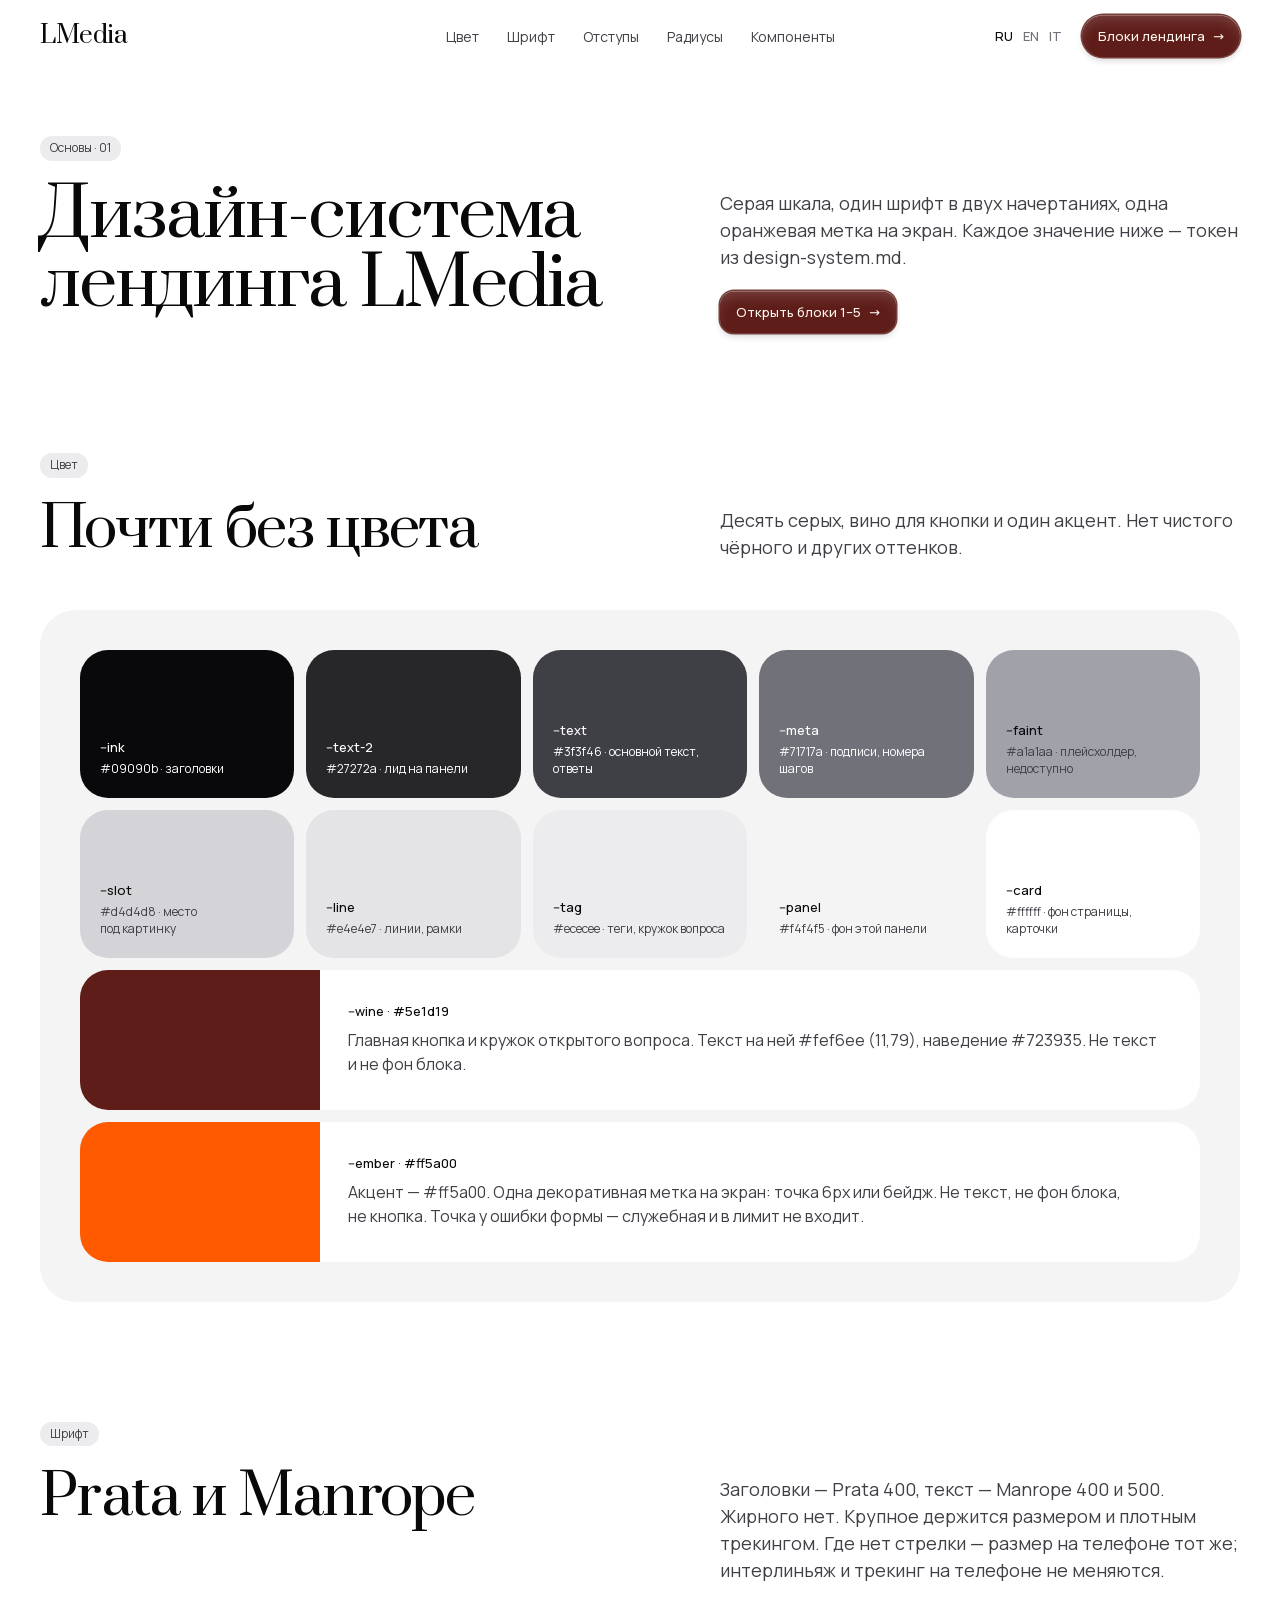
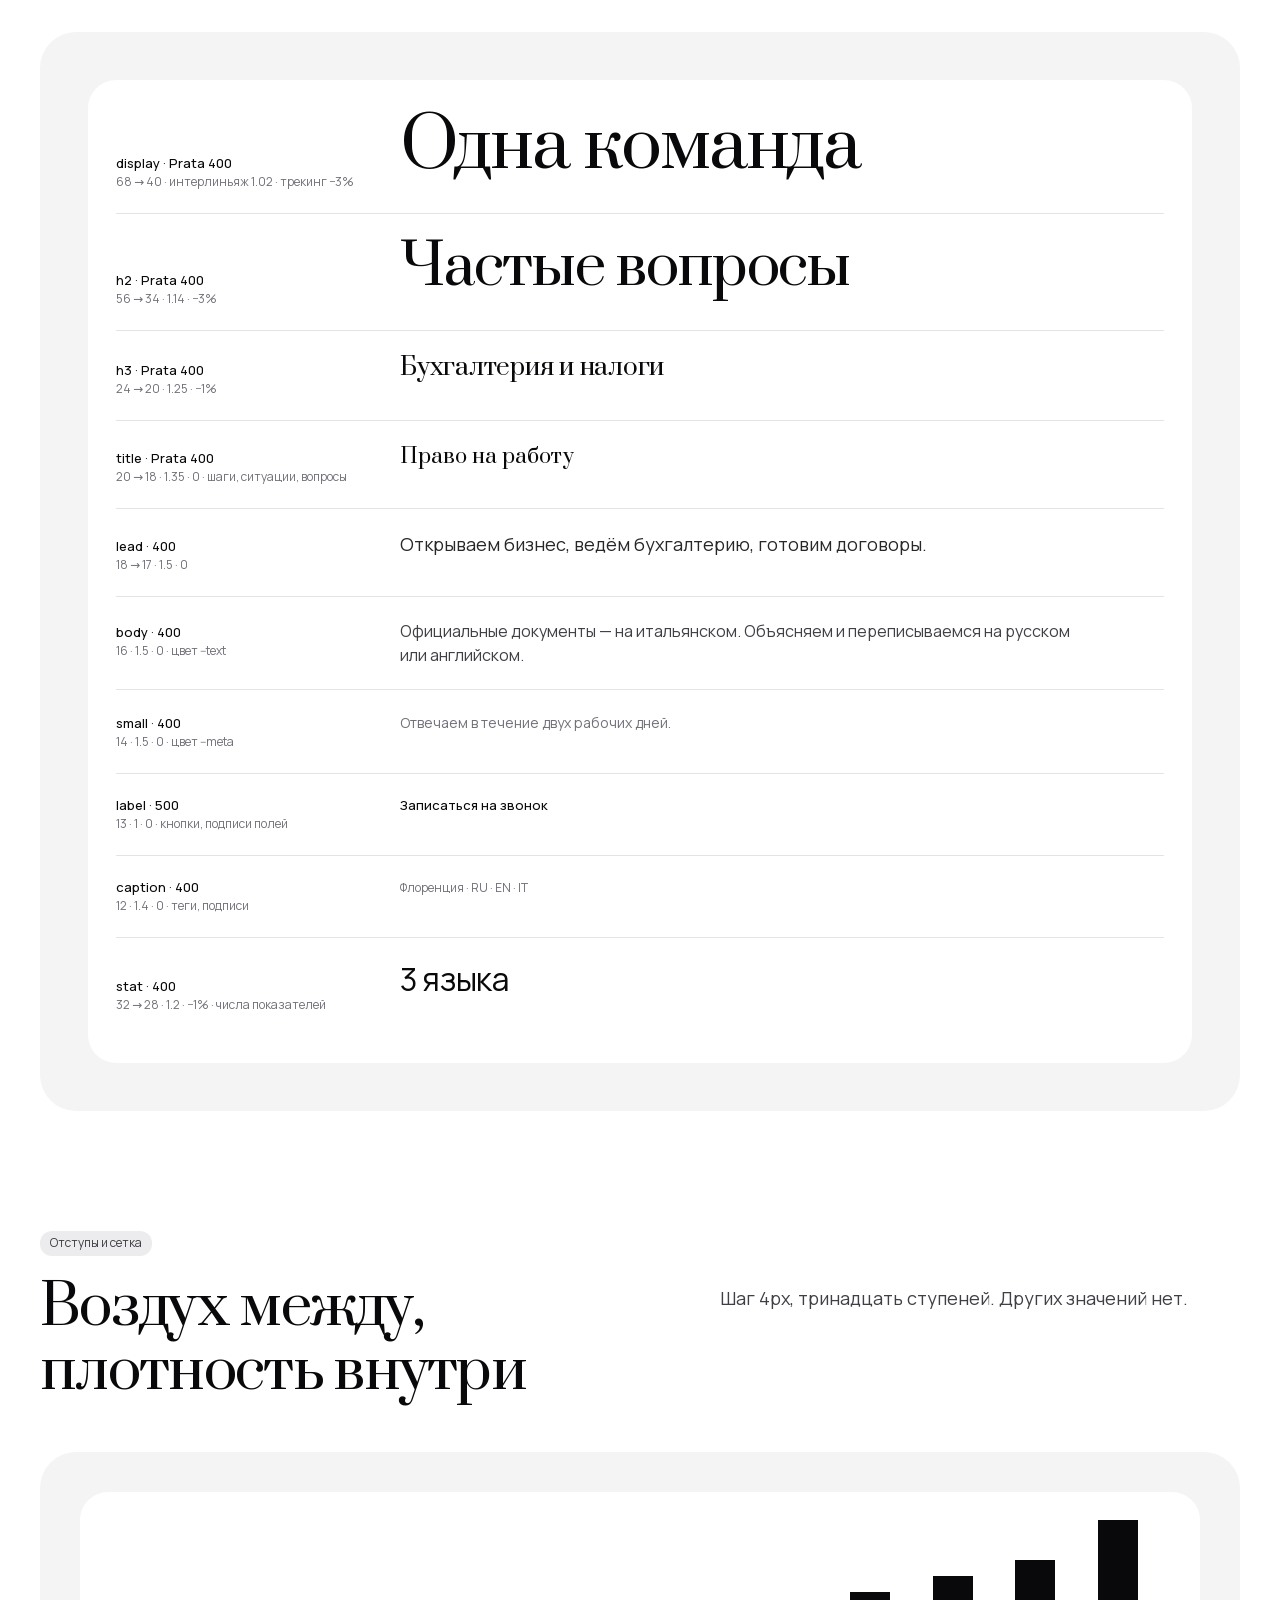
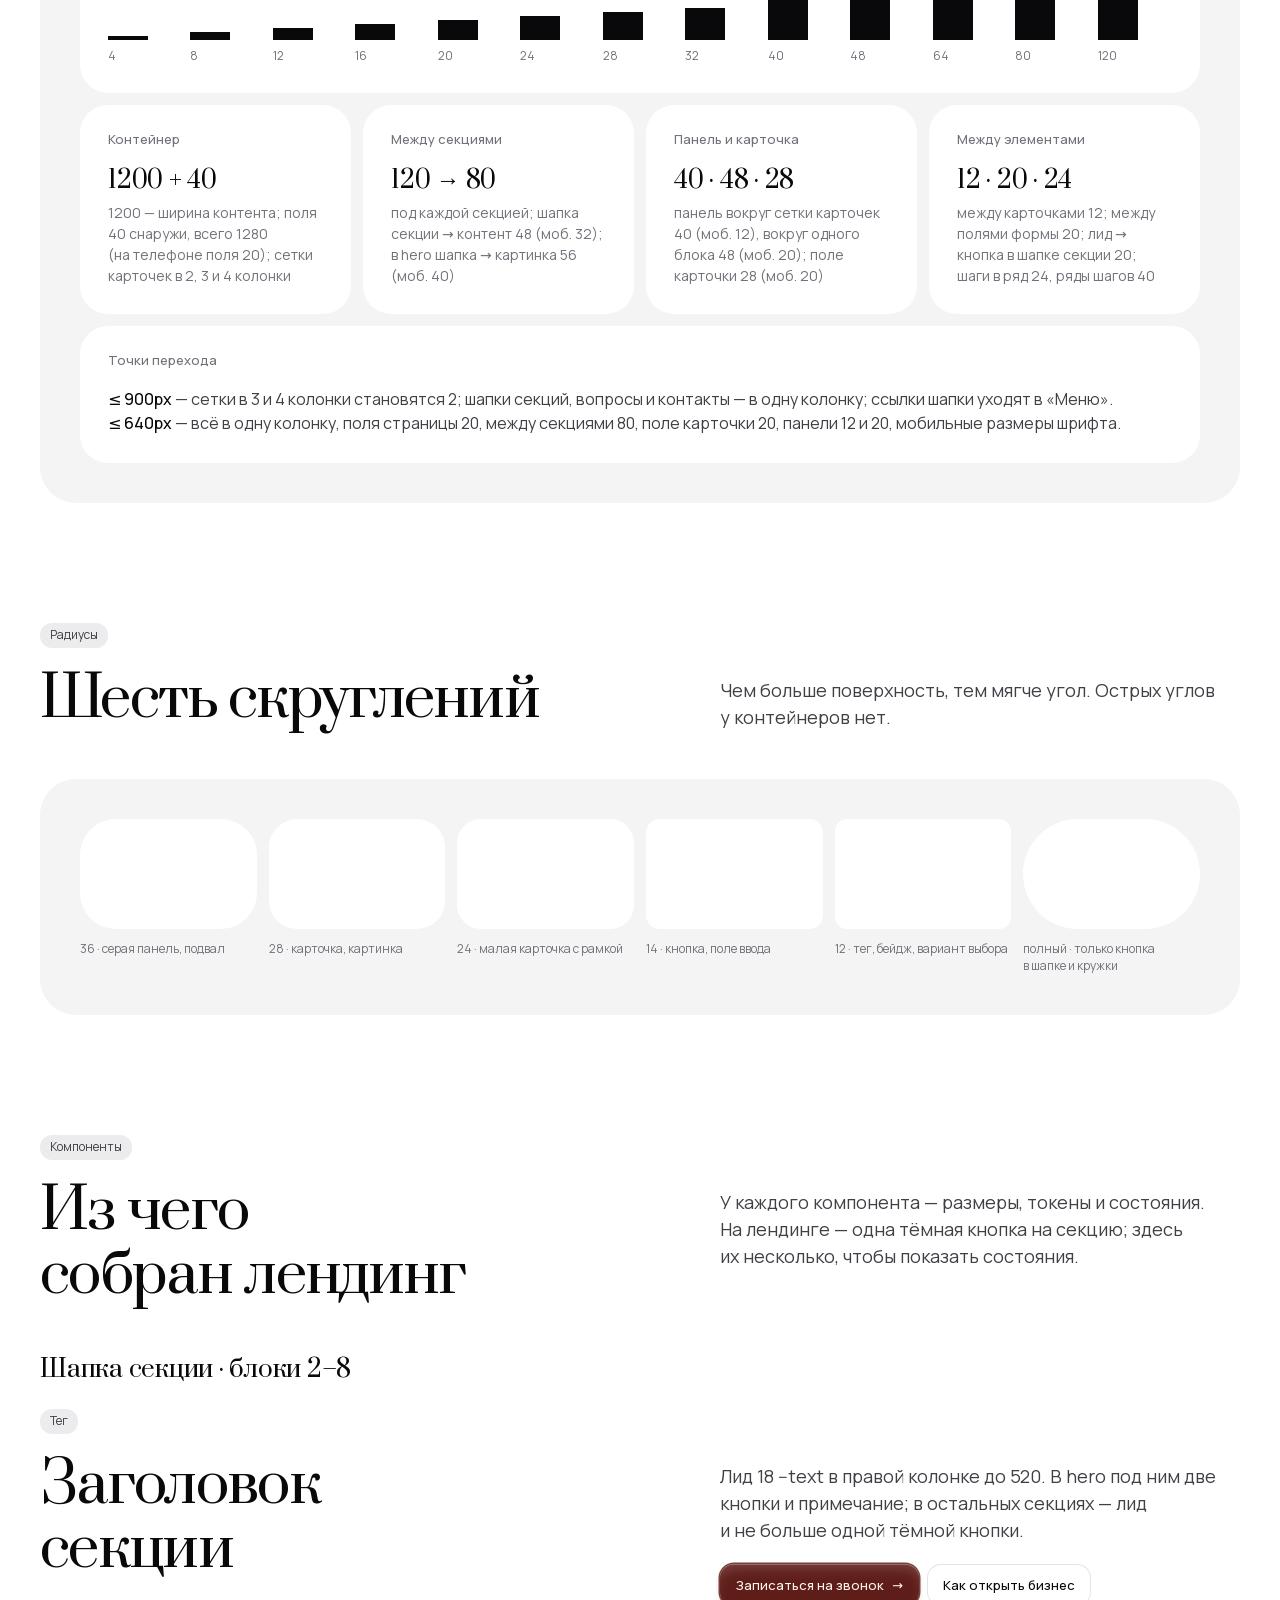
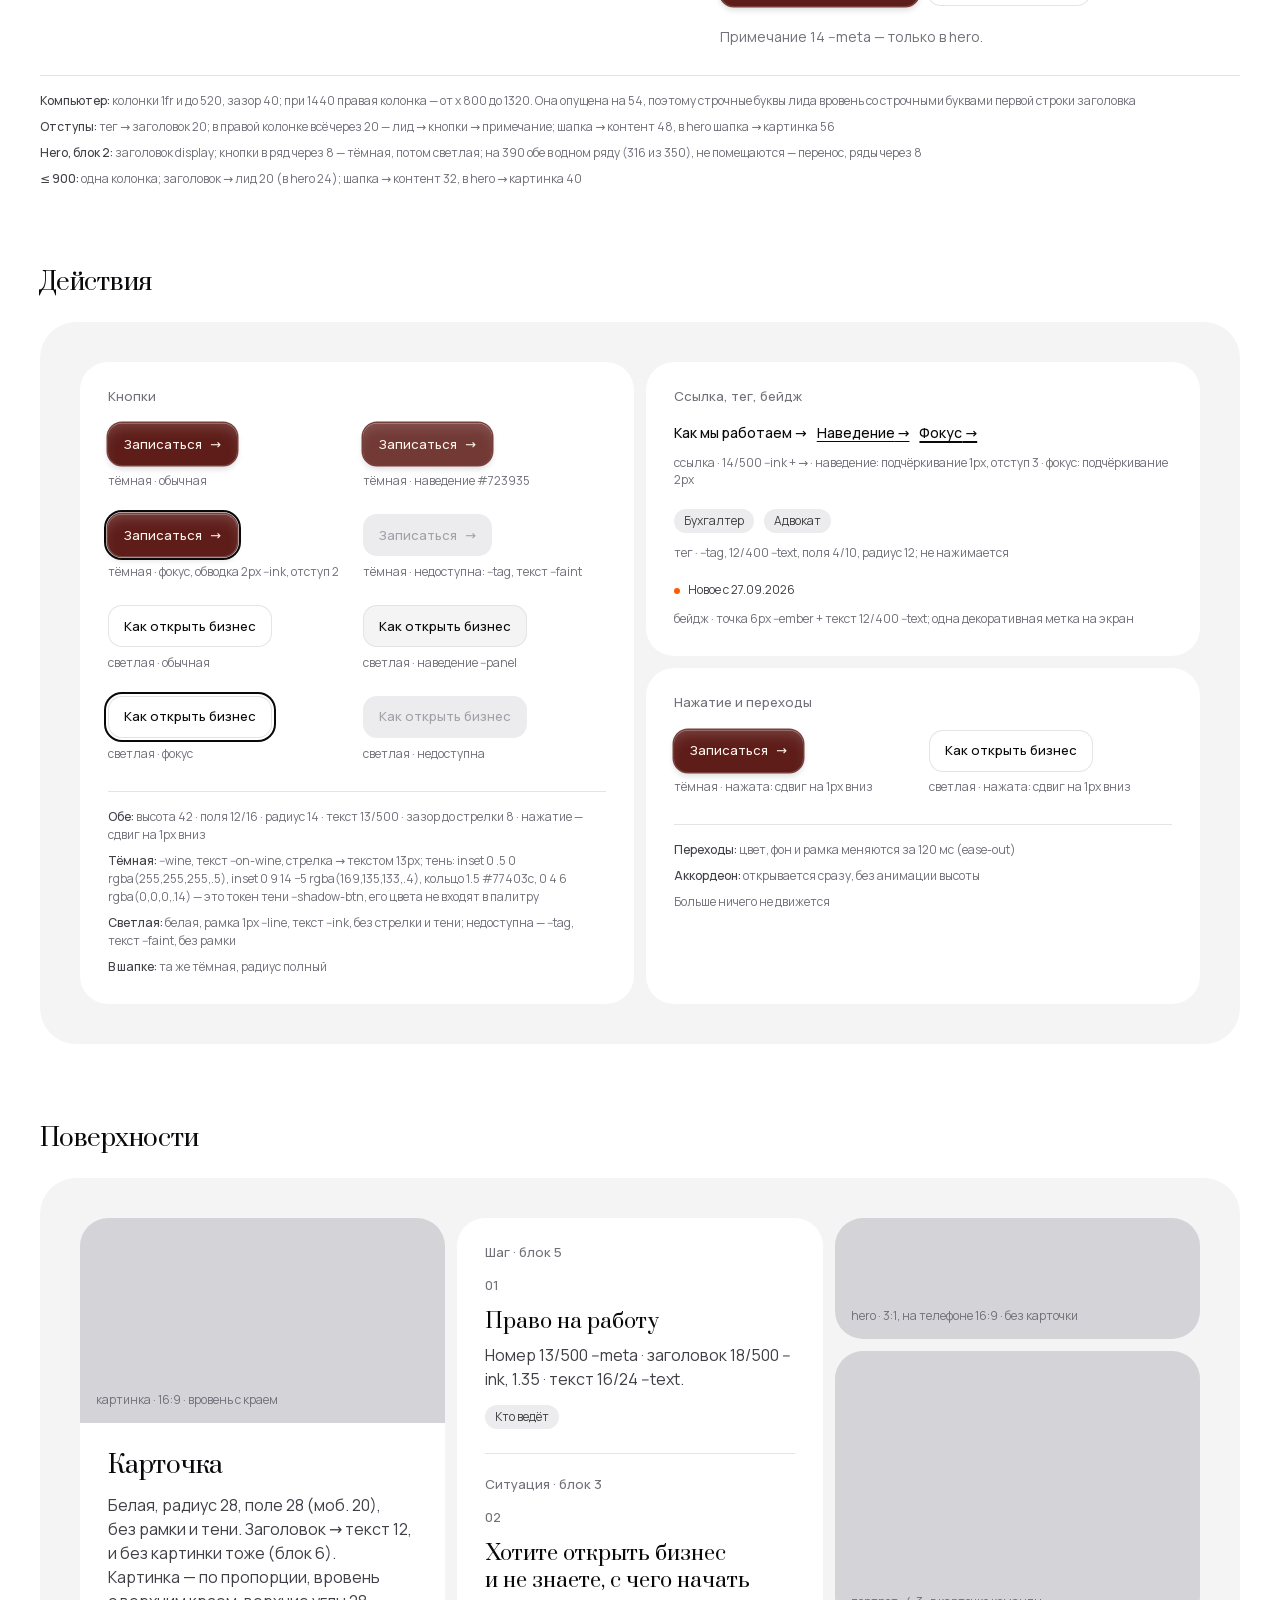
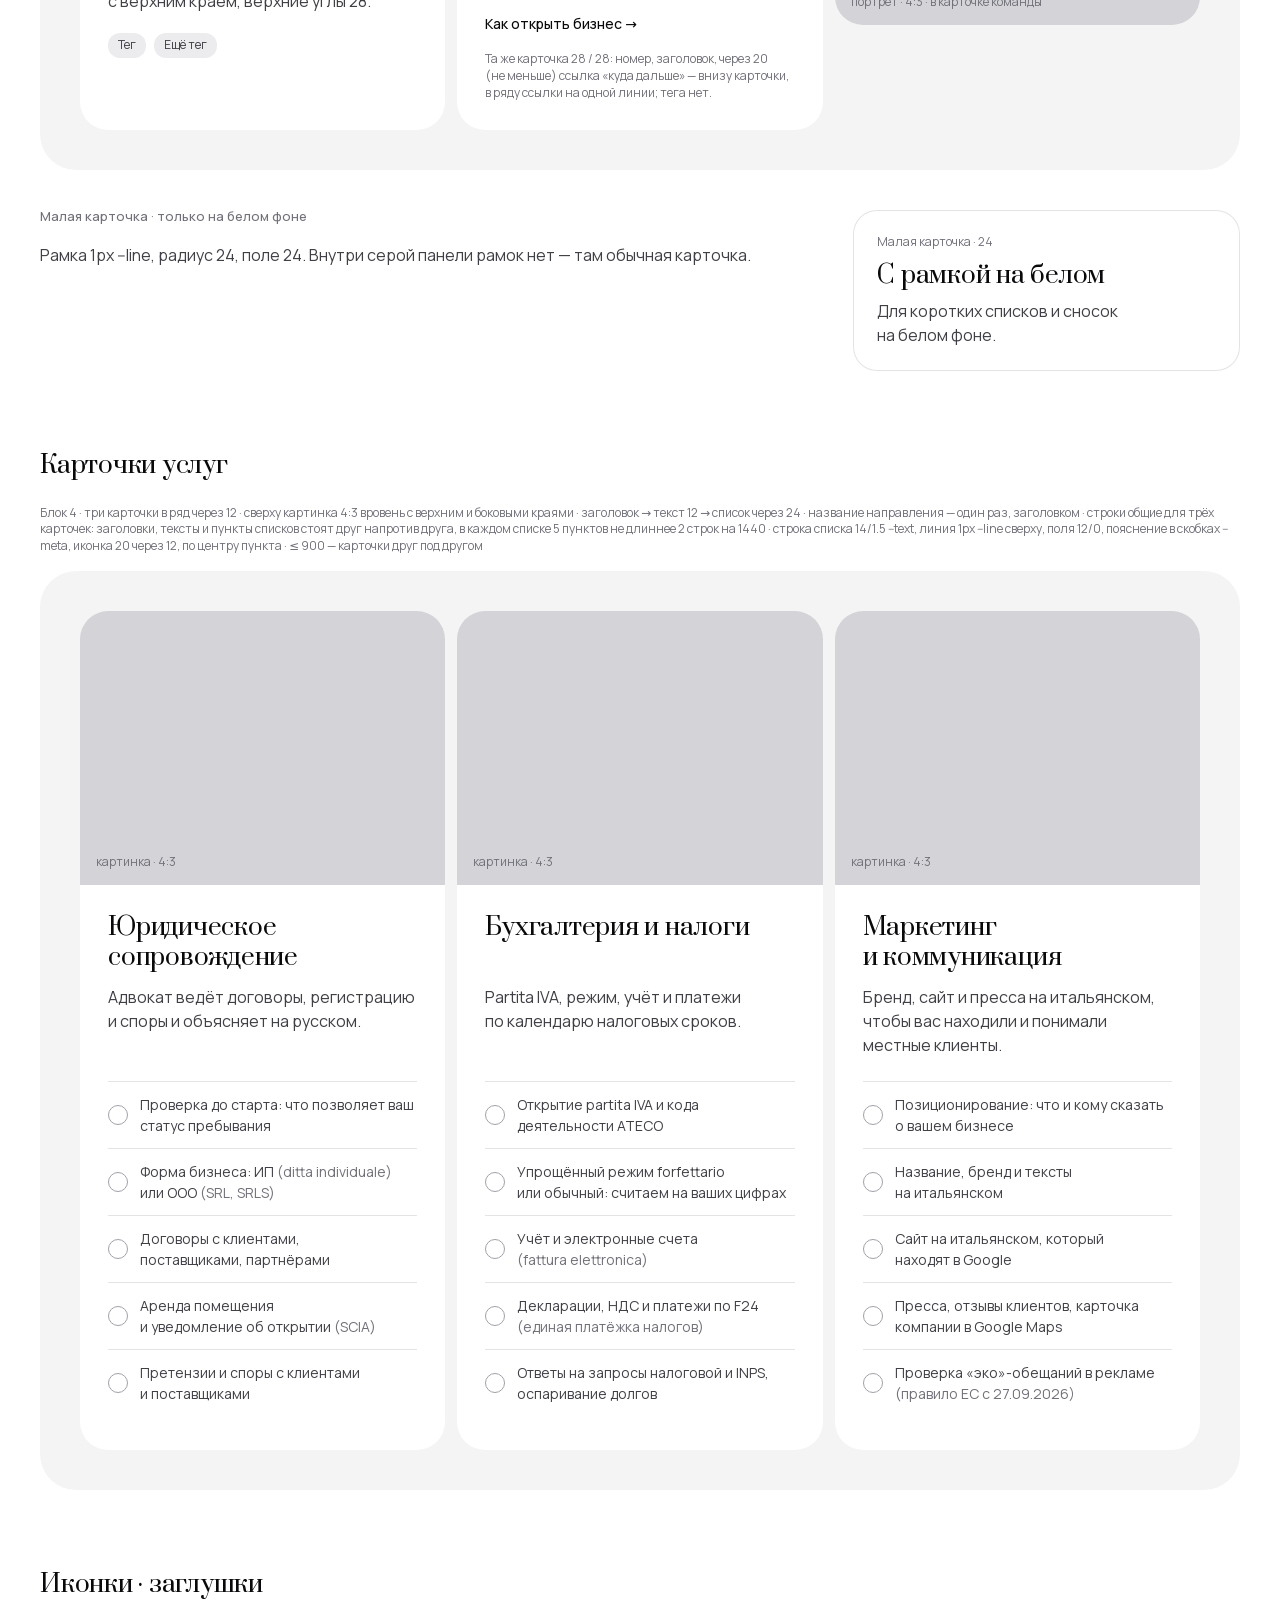
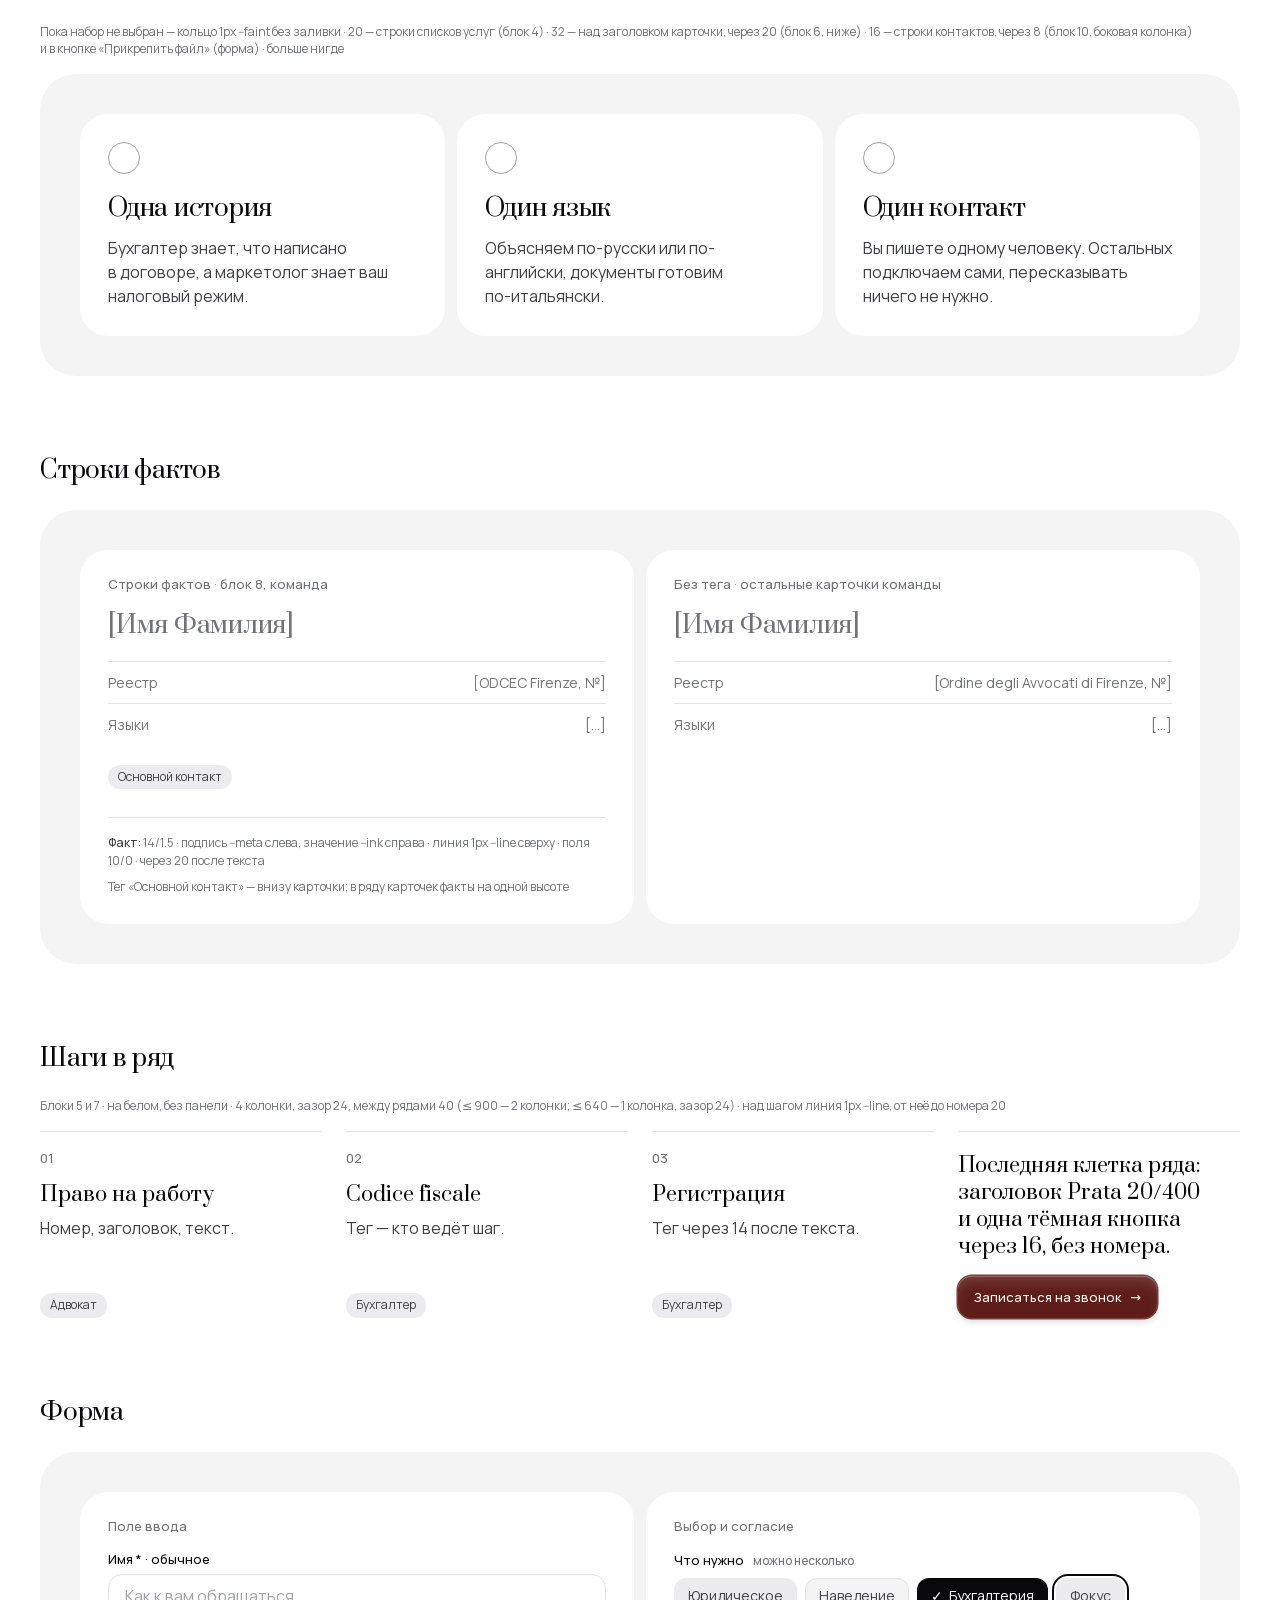
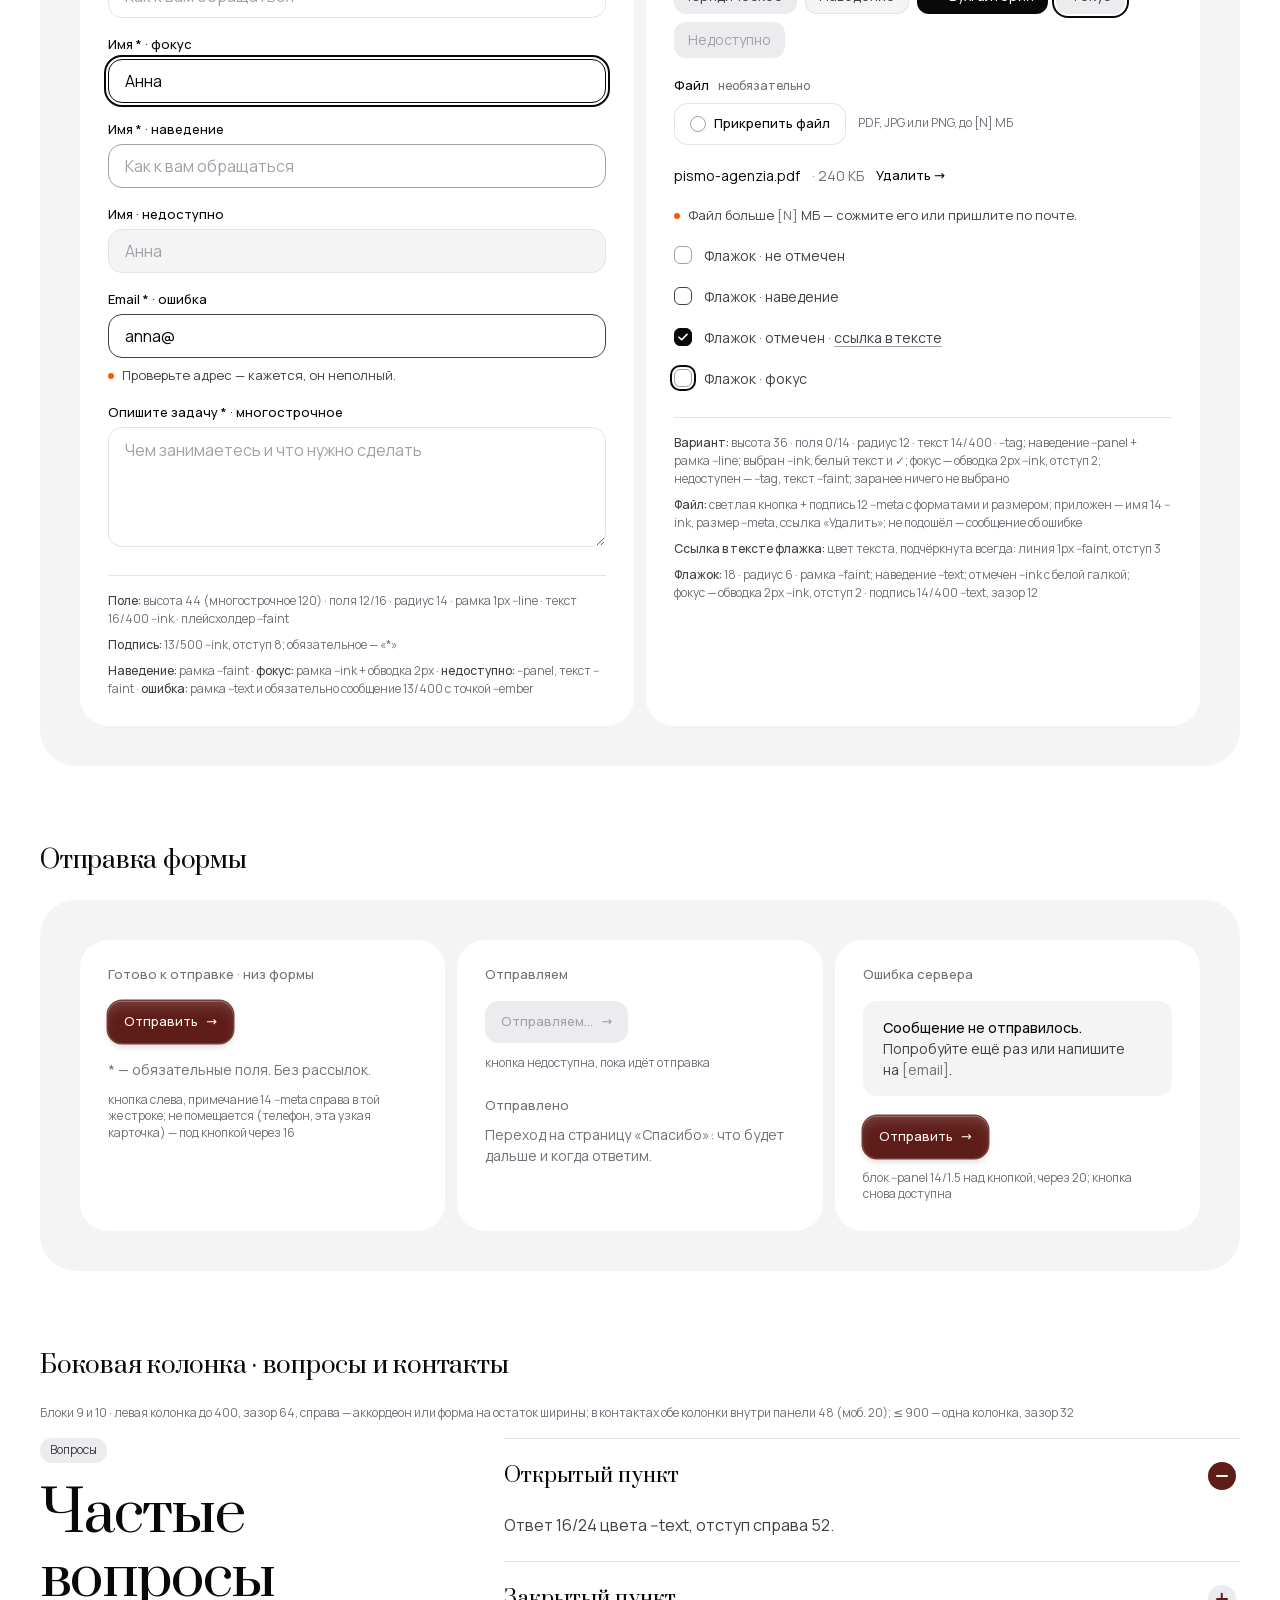
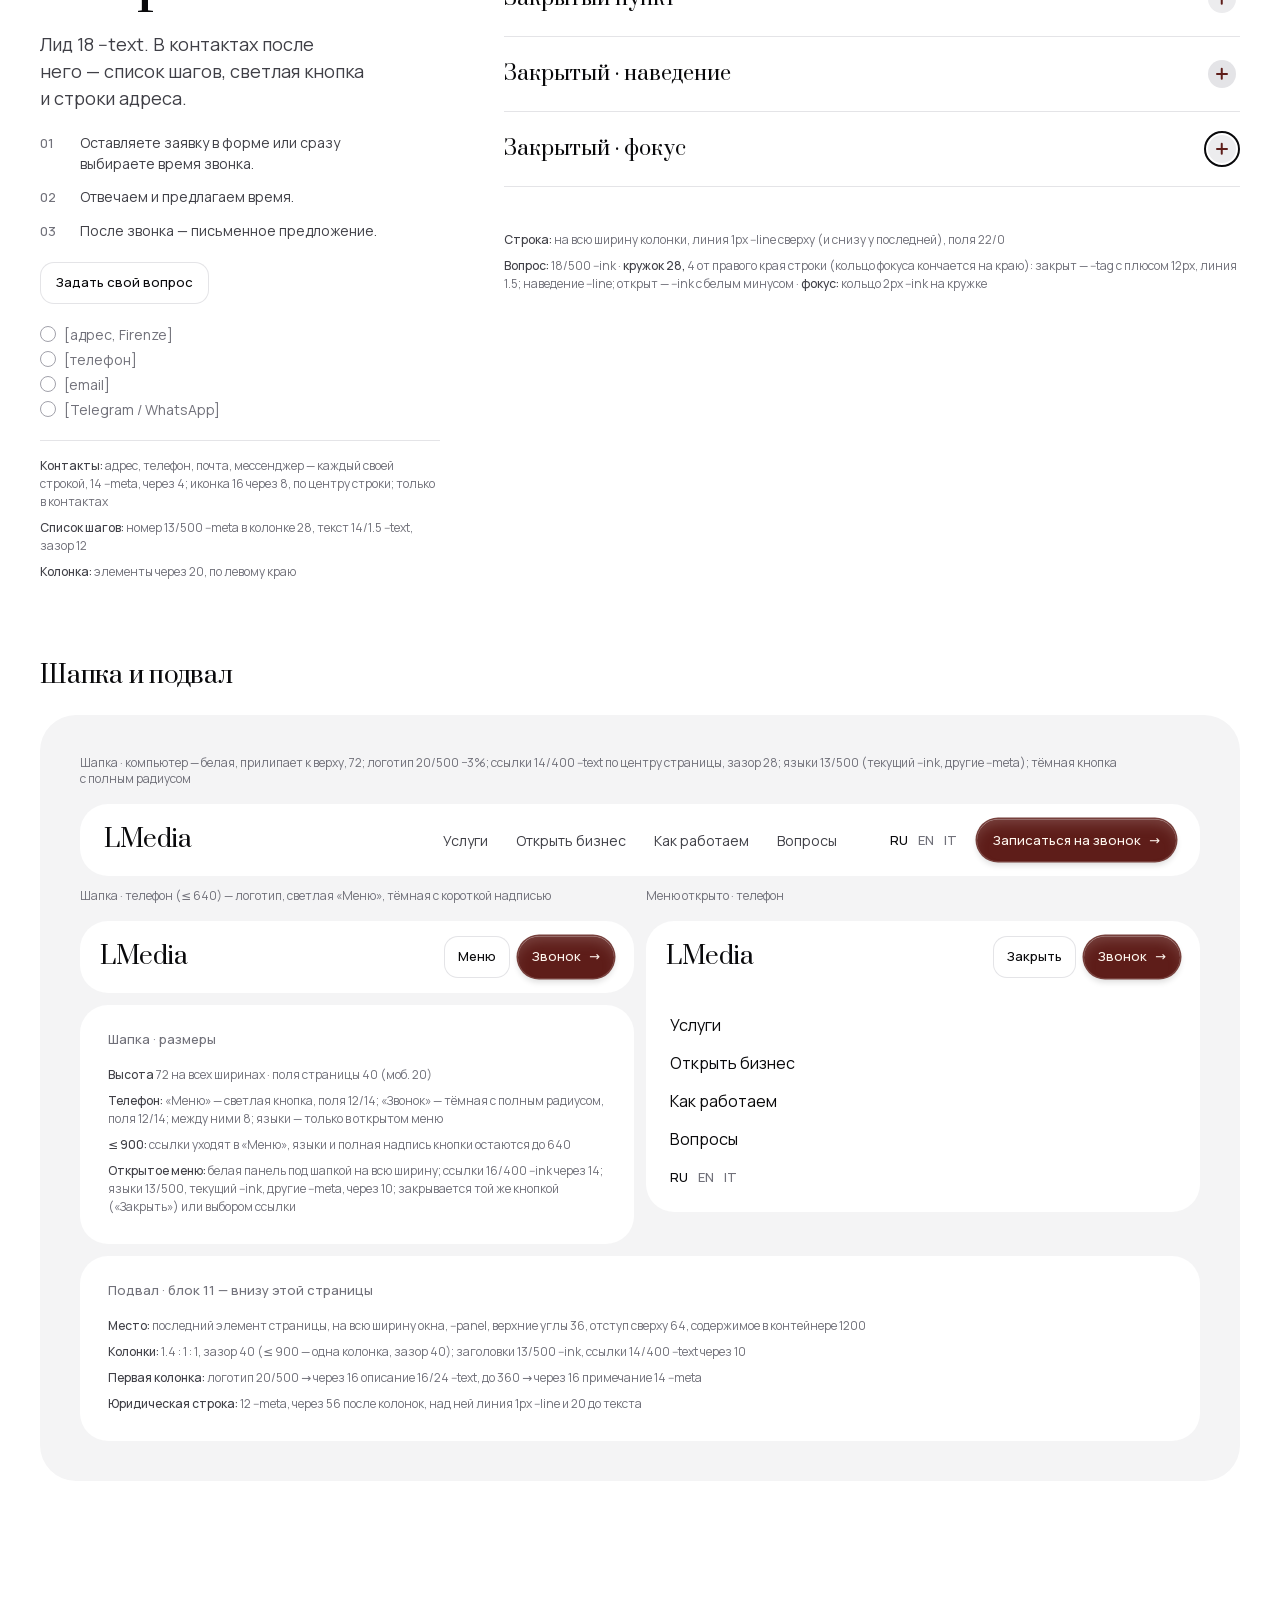
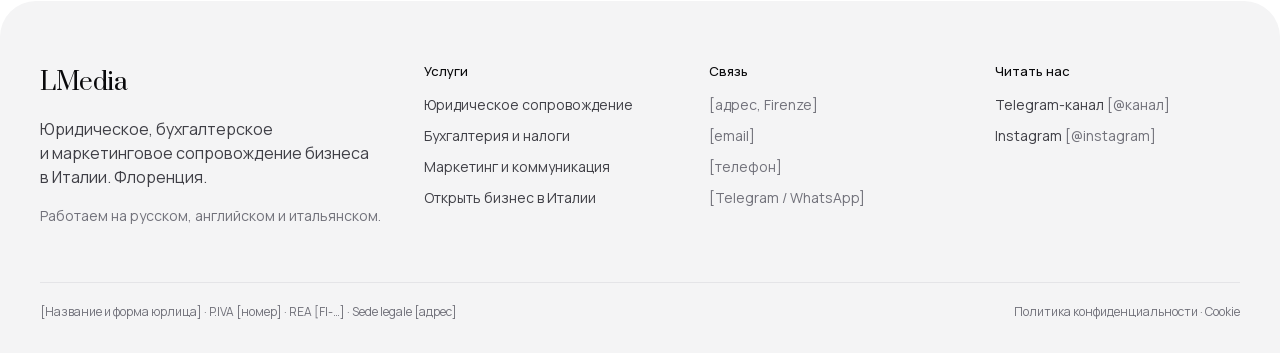
<file: 01-foundations.html>
<!DOCTYPE html>
<html lang="ru">
<head>
<meta charset="utf-8">
<meta name="viewport" content="width=device-width, initial-scale=1">
<meta name="robots" content="noindex">
<title>LMedia DS — 01 Основы и компоненты</title>
<link rel="stylesheet" href="ds.css?v=4206b2fa09">
<link rel="preload" href="fonts/prata-cyrillic.woff2" as="font" type="font/woff2" crossorigin>
<style>
  .sw { display: grid; grid-template-columns: repeat(5, 1fr); gap: var(--gap-card); }
  .sw > div { border-radius: var(--r-card); min-height: 148px; padding: 20px; display: flex; flex-direction: column; justify-content: flex-end; gap: 4px; }
  .sw__n { font: 500 13px/1.3 var(--font); color: var(--ink); }
  .sw__v { font-size: 12px; line-height: 1.45; color: var(--text); }
  .sw .on-dark .sw__n, .sw .on-dark .sw__v { color: #fff; }
  .accent { margin-top: var(--gap-card); display: grid; grid-template-columns: 240px 1fr; background: var(--card); border-radius: var(--r-card); overflow: hidden; }
  .accent__c { background: var(--ember); min-height: 140px; }
  .accent__t { padding: var(--pad-card); display: grid; gap: 8px; align-content: center; }
  .ts { display: grid; grid-template-columns: 260px 1fr; gap: 24px; align-items: baseline; padding: 22px 0; border-top: 1px solid var(--line); }
  .ts:first-child { border-top: 0; padding-top: 4px; }
  .ts .caption b { display: block; font-weight: 500; color: var(--ink); font-size: 13px; margin-bottom: 2px; }
  .sp { display: grid; grid-template-columns: repeat(13, 1fr); gap: 8px; align-items: end; }
  .sp__b { background: var(--ink); width: 100%; max-width: 40px; }
  .sp .caption { margin-top: 8px; }
  .rd { display: grid; grid-template-columns: repeat(6, 1fr); gap: var(--gap-card); }
  .rd__b { height: 110px; background: var(--card); }
  .rd .caption { margin-top: 12px; }
  .spec { margin-top: 28px; padding-top: 16px; border-top: 1px solid var(--line); display: grid; gap: 8px; font-size: 12px; line-height: 1.5; color: var(--meta); }
  .spec b { font-weight: 500; color: var(--text); }
  .cname { font: 500 13px/1 var(--font); color: var(--meta); margin-bottom: 20px; }
  .row { display: flex; flex-wrap: wrap; gap: 10px; align-items: center; }
  .states { display: grid; grid-template-columns: repeat(2, minmax(0, 1fr)); gap: 24px 12px; }
  .states .caption { margin-top: 8px; }
  .stack { display: grid; gap: 20px; }
  .sub { margin: 80px 0 24px; }
  .split { display: grid; grid-template-columns: 2fr 1fr; gap: 40px; align-items: start; margin-top: 40px; }
  @media (max-width: 900px) { .sw { grid-template-columns: repeat(2, 1fr); } .accent { grid-template-columns: 1fr; } .rd { grid-template-columns: repeat(3, 1fr); } .sp { grid-template-columns: repeat(7, 1fr); row-gap: 20px; } .split { grid-template-columns: 1fr; } }
  @media (max-width: 640px) { .ts { grid-template-columns: 1fr; gap: 8px; } .sw, .rd { grid-template-columns: 1fr; } .sw > div { min-height: 96px; } .sub { margin: 48px 0 20px; } .states { grid-template-columns: 1fr; } .mini-hdr .nav { display: none; } }
  .mini { border-radius: var(--r-card); background: var(--card); overflow: hidden; }
  .mini-hdr { display: flex; align-items: center; justify-content: space-between; gap: 20px; padding: 0 24px; height: 72px; }
  .mini-hdr { position: relative; }
  .mini-hdr .nav { display: flex; position: absolute; left: 50%; transform: translateX(-50%); }
  .mini-mob { width: 100%; }
  .mini-menu { padding: 20px 24px 28px; display: grid; gap: 14px; font-size: 16px; color: var(--ink); }
  .slots { display: grid; gap: var(--gap-card); align-content: start; }
  .step-sep { margin: 24px 0; border-top: 1px solid var(--line); }
  .steps-demo .step--end { display: grid; gap: 16px; align-content: start; justify-items: start; }
  .steps-demo .step--end .step__t { margin-top: 0; }
  .col2 { display: grid; gap: var(--gap-card); grid-template-rows: auto 1fr; }
  .hdr-demo { display: grid; grid-template-columns: 1fr 1fr; gap: var(--gap-card); margin-top: var(--gap-card); }
  .hdr-demo__l { display: grid; gap: var(--gap-card); grid-template-rows: auto 1fr; }
  .is-active { transform: translateY(1px); }
  .steps-demo { display: grid; grid-template-columns: repeat(4, 1fr); gap: 40px 24px; }
  .steps-demo .step { border-top: 1px solid var(--line); padding-top: 20px; display: flex; flex-direction: column; align-items: flex-start; }
  .steps-demo .step__d { margin-bottom: 14px; }
  .steps-demo .step > .tag { margin-top: auto; }
  @media (max-width: 640px) { br.d { display: none; } }
  .only-mob { display: none; }
  @media (max-width: 900px) { .hdr-demo { grid-template-columns: 1fr; } .steps-demo { grid-template-columns: 1fr 1fr; } .only-desk { display: none; } .only-mob { display: block; } }
  @media (max-width: 640px) { .steps-demo { grid-template-columns: 1fr; gap: 24px; } }
  .demo-label { margin: 0 0 16px; }
  .slot--hero { aspect-ratio: 3 / 1; }
  @media (max-width: 900px) { .slot--hero { aspect-ratio: 16 / 9; } }
  .cta-row { display: flex; flex-wrap: wrap; gap: 8px; }
  .why { display: grid; grid-template-columns: repeat(3, 1fr); gap: var(--gap-card); }
  .why .card { display: grid; align-content: start; }
  .addr { display: grid; gap: 4px; }
  @media (max-width: 900px) { .why { grid-template-columns: 1fr; } }
</style>
</head>
<body>

<header class="hdr"><div class="wrap hdr__in">
  <a class="logo" href="index.html">LMedia</a>
  <nav class="nav"><a href="#color">Цвет</a><a href="#type">Шрифт</a><a href="#space">Отступы</a><a href="#radius">Радиусы</a><a href="#comp">Компоненты</a></nav>
  <div class="hdr__end">
    <div class="lang"><b>RU</b><span>EN</span><span>IT</span></div>
    <a class="btn btn--secondary btn--menu" href="#">Меню</a>
    <a class="btn btn--primary btn--pill" href="02-blocks-a.html"><span class="btn__long">Блоки лендинга</span><span class="btn__short">Блоки</span></a>
  </div>
</div></header>

<main>
<section class="section wrap" style="padding-top:64px">
  <div class="sec-head" style="margin-bottom:0">
    <div><span class="tag">Основы · 01</span><h1 class="display">Дизайн-система<br> лендинга LMedia</h1></div>
    <div class="sec-head__aside"><p class="lead">Серая шкала, один шрифт в двух начертаниях, одна оранжевая метка на экран. Каждое значение ниже — токен из design-system.md.</p><a class="btn btn--primary" href="02-blocks-a.html">Открыть блоки 1–5</a></div>
  </div>
</section>

<!-- color -->
<section class="section wrap" id="color">
  <div class="sec-head">
    <div><span class="tag">Цвет</span><h2 class="h2">Почти без цвета</h2></div>
    <div class="sec-head__aside"><p class="lead">Десять серых, вино для кнопки и один акцент. Нет чистого чёрного и других оттенков.</p></div>
  </div>
  <div class="panel">
    <div class="sw">
      <div class="on-dark" style="background:#09090b"><div class="sw__n">--ink</div><div class="sw__v">#09090b · заголовки</div></div>
      <div class="on-dark" style="background:#27272a"><div class="sw__n">--text-2</div><div class="sw__v">#27272a · лид на панели</div></div>
      <div class="on-dark" style="background:#3f3f46"><div class="sw__n">--text</div><div class="sw__v">#3f3f46 · основной текст, ответы</div></div>
      <div class="on-dark" style="background:#71717a"><div class="sw__n">--meta</div><div class="sw__v">#71717a · подписи, номера шагов</div></div>
      <div style="background:#a1a1aa"><div class="sw__n">--faint</div><div class="sw__v">#a1a1aa · плейсхолдер, недоступно</div></div>
      <div style="background:#d4d4d8"><div class="sw__n">--slot</div><div class="sw__v">#d4d4d8 · место под картинку</div></div>
      <div style="background:#e4e4e7"><div class="sw__n">--line</div><div class="sw__v">#e4e4e7 · линии, рамки</div></div>
      <div style="background:#ececee"><div class="sw__n">--tag</div><div class="sw__v">#ececee · теги, кружок вопроса</div></div>
      <div style="background:#f4f4f5"><div class="sw__n">--panel</div><div class="sw__v">#f4f4f5 · фон этой панели</div></div>
      <div style="background:#ffffff"><div class="sw__n">--card</div><div class="sw__v">#ffffff · фон страницы, карточки</div></div>
    </div>
    <div class="accent" style="margin-bottom:var(--gap-card)">
      <div class="accent__c" style="background:#5e1d19"></div>
      <div class="accent__t">
        <span class="sw__n" style="padding:0;margin:0">--wine · #5e1d19</span>
        <p class="body">Главная кнопка и кружок открытого вопроса. Текст на ней #fef6ee (11,79), наведение #723935. Не текст и не фон блока.</p>
      </div>
    </div>
    <div class="accent">
      <div class="accent__c"></div>
      <div class="accent__t">
        <span class="sw__n" style="padding:0;margin:0">--ember · #ff5a00</span>
        <p class="body">Акцент — #ff5a00. Одна декоративная метка на экран: точка 6px или бейдж. Не текст, не фон блока, не кнопка. Точка у ошибки формы — служебная и в лимит не входит.</p>
      </div>
    </div>
  </div>
</section>

<!-- type -->
<section class="section wrap" id="type">
  <div class="sec-head">
    <div><span class="tag">Шрифт</span><h2 class="h2">Prata и Manrope</h2></div>
    <div class="sec-head__aside"><p class="lead">Заголовки — Prata 400, текст — Manrope 400 и 500. Жирного нет. Крупное держится размером и плотным трекингом. Где нет стрелки — размер на телефоне тот же; интерлиньяж и трекинг на телефоне не меняются.</p></div>
  </div>
  <div class="panel panel--pad">
    <div class="card">
      <div class="ts"><div class="caption"><b>display · Prata 400</b>68 → 40 · интерлиньяж 1.02 · трекинг −3%</div><div class="display">Одна команда</div></div>
      <div class="ts"><div class="caption"><b>h2 · Prata 400</b>56 → 34 · 1.14 · −3%</div><div class="h2">Частые вопросы</div></div>
      <div class="ts"><div class="caption"><b>h3 · Prata 400</b>24 → 20 · 1.25 · −1%</div><div class="h3">Бухгалтерия и налоги</div></div>
      <div class="ts"><div class="caption"><b>title · Prata 400</b>20 → 18 · 1.35 · 0 · шаги, ситуации, вопросы</div><div class="step__t" style="margin:0">Право на работу</div></div>
      <div class="ts"><div class="caption"><b>lead · 400</b>18 → 17 · 1.5 · 0</div><div class="lead">Открываем бизнес, ведём бухгалтерию, готовим договоры.</div></div>
      <div class="ts"><div class="caption"><b>body · 400</b>16 · 1.5 · 0 · цвет --text</div><div class="body">Официальные документы — на итальянском. Объясняем и переписываемся на русском или английском.</div></div>
      <div class="ts"><div class="caption"><b>small · 400</b>14 · 1.5 · 0 · цвет --meta</div><div class="small">Отвечаем в течение двух рабочих дней.</div></div>
      <div class="ts"><div class="caption"><b>label · 500</b>13 · 1 · 0 · кнопки, подписи полей</div><div class="label" style="color:var(--ink)">Записаться на звонок</div></div>
      <div class="ts"><div class="caption"><b>caption · 400</b>12 · 1.4 · 0 · теги, подписи</div><div class="caption">Флоренция · RU · EN · IT</div></div>
      <div class="ts"><div class="caption"><b>stat · 400</b>32 → 28 · 1.2 · −1% · числа показателей</div><div class="stat__n">3 языка</div></div>
    </div>
  </div>
</section>

<!-- spacing -->
<section class="section wrap" id="space">
  <div class="sec-head">
    <div><span class="tag">Отступы и сетка</span><h2 class="h2">Воздух между,<br> плотность внутри</h2></div>
    <div class="sec-head__aside"><p class="lead">Шаг 4px, тринадцать ступеней. Других значений нет.</p></div>
  </div>
  <div class="panel">
    <div class="card">
      <div class="sp">
        <div><div class="sp__b" style="height:4px"></div><div class="caption">4</div></div>
        <div><div class="sp__b" style="height:8px"></div><div class="caption">8</div></div>
        <div><div class="sp__b" style="height:12px"></div><div class="caption">12</div></div>
        <div><div class="sp__b" style="height:16px"></div><div class="caption">16</div></div>
        <div><div class="sp__b" style="height:20px"></div><div class="caption">20</div></div>
        <div><div class="sp__b" style="height:24px"></div><div class="caption">24</div></div>
        <div><div class="sp__b" style="height:28px"></div><div class="caption">28</div></div>
        <div><div class="sp__b" style="height:32px"></div><div class="caption">32</div></div>
        <div><div class="sp__b" style="height:40px"></div><div class="caption">40</div></div>
        <div><div class="sp__b" style="height:48px"></div><div class="caption">48</div></div>
        <div><div class="sp__b" style="height:64px"></div><div class="caption">64</div></div>
        <div><div class="sp__b" style="height:80px"></div><div class="caption">80</div></div>
        <div><div class="sp__b" style="height:120px"></div><div class="caption">120</div></div>
      </div>
    </div>
    <div class="grid grid-4" style="margin-top:var(--gap-card)">
      <div class="card"><div class="cname">Контейнер</div><p class="h3">1200 + 40</p><p class="small" style="margin-top:6px">1200 — ширина контента; поля 40 снаружи, всего 1280 (на телефоне поля 20); сетки карточек в 2, 3 и 4 колонки</p></div>
      <div class="card"><div class="cname">Между секциями</div><p class="h3">120 → 80</p><p class="small" style="margin-top:6px">под каждой секцией; шапка секции → контент 48 (моб. 32); в hero шапка → картинка 56 (моб. 40)</p></div>
      <div class="card"><div class="cname">Панель и карточка</div><p class="h3">40 · 48 · 28</p><p class="small" style="margin-top:6px">панель вокруг сетки карточек 40 (моб. 12), вокруг одного блока 48 (моб. 20); поле карточки 28 (моб. 20)</p></div>
      <div class="card"><div class="cname">Между элементами</div><p class="h3">12 · 20 · 24</p><p class="small" style="margin-top:6px">между карточками 12; между полями формы 20; лид → кнопка в шапке секции 20; шаги в ряд 24, ряды шагов 40</p></div>
    </div>
    <div class="card" style="margin-top:var(--gap-card)"><div class="cname">Точки перехода</div><p class="body"><b style="font-weight:500;color:var(--ink)">≤ 900px</b> — сетки в 3 и 4 колонки становятся 2; шапки секций, вопросы и контакты — в одну колонку; ссылки шапки уходят в «Меню». <b style="font-weight:500;color:var(--ink)">≤ 640px</b> — всё в одну колонку, поля страницы 20, между секциями 80, поле карточки 20, панели 12 и 20, мобильные размеры шрифта.</p></div>
  </div>
</section>

<!-- radius -->
<section class="section wrap" id="radius">
  <div class="sec-head">
    <div><span class="tag">Радиусы</span><h2 class="h2">Шесть скруглений</h2></div>
    <div class="sec-head__aside"><p class="lead">Чем больше поверхность, тем мягче угол. Острых углов у контейнеров нет.</p></div>
  </div>
  <div class="panel">
    <div class="rd">
      <div><div class="rd__b" style="border-radius:36px"></div><div class="caption">36 · серая панель, подвал</div></div>
      <div><div class="rd__b" style="border-radius:28px"></div><div class="caption">28 · карточка, картинка</div></div>
      <div><div class="rd__b" style="border-radius:24px"></div><div class="caption">24 · малая карточка с рамкой</div></div>
      <div><div class="rd__b" style="border-radius:14px"></div><div class="caption">14 · кнопка, поле ввода</div></div>
      <div><div class="rd__b" style="border-radius:12px"></div><div class="caption">12 · тег, бейдж, вариант выбора</div></div>
      <div><div class="rd__b" style="border-radius:9999px"></div><div class="caption">полный · только кнопка в шапке и кружки</div></div>
    </div>
  </div>
</section>

<!-- components -->
<section class="section wrap" id="comp">
  <div class="sec-head">
    <div><span class="tag">Компоненты</span><h2 class="h2">Из чего<br> собран лендинг</h2></div>
    <div class="sec-head__aside"><p class="lead">У каждого компонента — размеры, токены и состояния. На лендинге — одна тёмная кнопка на секцию; здесь их несколько, чтобы показать состояния.</p></div>
  </div>

  <h3 class="h3 sub" style="margin-top:0">Шапка секции · блоки 2–8</h3>
  <div class="sec-head" style="margin-bottom:0">
    <div><span class="tag">Тег</span><h2 class="h2">Заголовок<br> секции</h2></div>
    <div class="sec-head__aside"><p class="lead">Лид 18 --text в правой колонке до 520. В hero под ним две кнопки и примечание; в остальных секциях — лид и не больше одной тёмной кнопки.</p><div class="cta-row"><span class="btn btn--primary">Записаться на звонок</span><span class="btn btn--secondary">Как открыть бизнес</span></div><p class="small">Примечание 14 --meta — только в hero.</p></div>
  </div>
  <div class="spec"><span><b>Компьютер:</b> колонки 1fr и до 520, зазор 40; при 1440 правая колонка — от x 800 до 1320. Она опущена на 54, поэтому строчные буквы лида вровень со строчными буквами первой строки заголовка</span><span><b>Отступы:</b> тег → заголовок 20; в правой колонке всё через 20 — лид → кнопки → примечание; шапка → контент 48, в hero шапка → картинка 56</span><span><b>Hero, блок 2:</b> заголовок display; кнопки в ряд через 8 — тёмная, потом светлая; на 390 обе в одном ряду (316 из 350), не помещаются — перенос, ряды через 8</span><span><b>≤ 900:</b> одна колонка; заголовок → лид 20 (в hero 24); шапка → контент 32, в hero → картинка 40</span></div>

  <h3 class="h3 sub">Действия</h3>
  <div class="panel">
    <div class="grid grid-2">
      <div class="card">
        <div class="cname">Кнопки</div>
        <div class="states">
          <div><span class="btn btn--primary">Записаться</span><div class="caption">тёмная · обычная</div></div>
          <div><span class="btn btn--primary is-hover">Записаться</span><div class="caption">тёмная · наведение #723935</div></div>
          <div><span class="btn btn--primary is-focus">Записаться</span><div class="caption">тёмная · фокус, обводка 2px --ink, отступ 2</div></div>
          <div><span class="btn btn--primary is-disabled">Записаться</span><div class="caption">тёмная · недоступна: --tag, текст --faint</div></div>
          <div><span class="btn btn--secondary">Как открыть бизнес</span><div class="caption">светлая · обычная</div></div>
          <div><span class="btn btn--secondary is-hover">Как открыть бизнес</span><div class="caption">светлая · наведение --panel</div></div>
          <div><span class="btn btn--secondary is-focus">Как открыть бизнес</span><div class="caption">светлая · фокус</div></div>
          <div><span class="btn btn--secondary is-disabled">Как открыть бизнес</span><div class="caption">светлая · недоступна</div></div>
        </div>
        <div class="spec"><span><b>Обе:</b> высота 42 · поля 12/16 · радиус 14 · текст 13/500 · зазор до стрелки 8 · нажатие — сдвиг на 1px вниз</span><span><b>Тёмная:</b> --wine, текст --on-wine, стрелка → текстом 13px; тень: inset 0 .5 0 rgba(255,255,255,.5), inset 0 9 14 −5 rgba(169,135,133,.4), кольцо 1.5 #77403c, 0 4 6 rgba(0,0,0,.14) — это токен тени --shadow-btn, его цвета не входят в палитру</span><span><b>Светлая:</b> белая, рамка 1px --line, текст --ink, без стрелки и тени; недоступна — --tag, текст --faint, без рамки</span><span><b>В шапке:</b> та же тёмная, радиус полный</span></div>
      </div>
      <div class="col2">
      <div class="card">
        <div class="cname">Ссылка, тег, бейдж</div>
        <div class="stack">
          <div class="row"><a class="link" href="#">Как мы работаем</a><a class="link is-hover" href="#">Наведение</a><a class="link is-focus" href="#">Фокус</a></div>
          <div class="caption" style="margin-top:-8px">ссылка · 14/500 --ink + → · наведение: подчёркивание 1px, отступ 3 · фокус: подчёркивание 2px</div>
          <div class="row"><span class="tag">Бухгалтер</span><span class="tag">Адвокат</span></div>
          <div class="caption" style="margin-top:-8px">тег · --tag, 12/400 --text, поля 4/10, радиус 12; не нажимается</div>
          <div class="row"><span class="badge">Новое с 27.09.2026</span></div>
          <div class="caption" style="margin-top:-8px">бейдж · точка 6px --ember + текст 12/400 --text; одна декоративная метка на экран</div>
        </div>
      </div>
      <div class="card">
        <div class="cname">Нажатие и переходы</div>
        <div class="states">
          <div><span class="btn btn--primary is-active">Записаться</span><div class="caption">тёмная · нажата: сдвиг на 1px вниз</div></div>
          <div><span class="btn btn--secondary is-active">Как открыть бизнес</span><div class="caption">светлая · нажата: сдвиг на 1px вниз</div></div>
        </div>
        <div class="spec"><span><b>Переходы:</b> цвет, фон и рамка меняются за 120 мс (ease-out)</span><span><b>Аккордеон:</b> открывается сразу, без анимации высоты</span><span>Больше ничего не движется</span></div>
      </div>
      </div>
    </div>
  </div>

  <h3 class="h3 sub">Поверхности</h3>
  <div class="panel">
    <div class="grid grid-3">
      <div class="card">
        <div class="slot" style="aspect-ratio:16/9"><span class="slot__cap">картинка · 16:9 · вровень с краем</span></div>
        <h3 class="h3">Карточка</h3>
        <p class="body">Белая, радиус 28, поле 28 (моб. 20), без рамки и тени. Заголовок → текст 12, и без картинки тоже (блок 6). Картинка — по пропорции, вровень с верхним краем, верхние углы 28.</p>
        <div class="card__tags"><span class="tag">Тег</span><span class="tag">Ещё тег</span></div>
      </div>
      <div class="card">
        <div class="cname">Шаг · блок 5</div>
        <div class="step__n">01</div>
        <div class="step__t">Право на работу</div>
        <p class="step__d">Номер 13/500 --meta · заголовок 18/500 --ink, 1.35 · текст 16/24 --text.</p>
        <span class="tag">Кто ведёт</span>
        <div class="step-sep"></div>
        <div class="cname">Ситуация · блок 3</div>
        <div class="step__n">02</div>
        <div class="step__t">Хотите открыть бизнес и не знаете, с чего начать</div>
        <a class="link" href="#" style="display:inline-block;margin-top:20px">Как открыть бизнес</a>
        <p class="caption" style="margin-top:16px">Та же карточка 28 / 28: номер, заголовок, через 20 (не меньше) ссылка «куда дальше» — внизу карточки, в ряду ссылки на одной линии; тега нет.</p>
      </div>
      <div class="slots">
        <div class="slot slot--hero"><span class="slot__cap">hero · 3:1, на телефоне 16:9 · без карточки</span></div>
        <div class="slot" style="aspect-ratio:4/3"><span class="slot__cap">портрет · 4:3 · в карточке команды</span></div>
      </div>
    </div>
  </div>
  <div class="split">
    <div>
      <div class="cname">Малая карточка · только на белом фоне</div>
      <p class="body">Рамка 1px --line, радиус 24, поле 24. Внутри серой панели рамок нет — там обычная карточка.</p>
    </div>
    <div class="card-sm">
      <div class="caption">Малая карточка · 24</div>
      <h3 class="h3" style="margin-top:10px">С рамкой на белом</h3>
      <p class="body" style="margin-top:8px">Для коротких списков и сносок на белом фоне.</p>
    </div>
  </div>

  <h3 class="h3 sub">Карточки услуг</h3>
  <p class="caption demo-label">Блок 4 · три карточки в ряд через 12 · сверху картинка 4:3 вровень с верхним и боковыми краями · заголовок → текст 12 → список через 24 · название направления — один раз, заголовком · строки общие для трёх карточек: заголовки, тексты и пункты списков стоят друг напротив друга, в каждом списке 5 пунктов не длиннее 2 строк на 1440 · строка списка 14/1.5 --text, линия 1px --line сверху, поля 12/0, пояснение в скобках --meta, иконка 20 через 12, по центру пункта · ≤ 900 — карточки друг под другом</p>
  <div class="panel">
    <div class="svc-cols">
      <div class="card svc-card">
        <div class="slot"><span class="slot__cap">картинка · 4:3</span></div>
          <h3 class="h3">Юридическое сопровождение</h3>
          <p class="body">Адвокат ведёт договоры, регистрацию и споры и объясняет на русском.</p>
          <ul class="rows">
        <li><span class="ico" aria-hidden="true"></span><span>Проверка до старта: что позволяет ваш статус пребывания</span></li>
        <li><span class="ico" aria-hidden="true"></span><span>Форма бизнеса: ИП <i>(ditta individuale)</i> или ООО <i>(SRL, SRLS)</i></span></li>
        <li><span class="ico" aria-hidden="true"></span><span>Договоры с клиентами, поставщиками, партнёрами</span></li>
        <li><span class="ico" aria-hidden="true"></span><span>Аренда помещения и уведомление об открытии <i>(SCIA)</i></span></li>
        <li><span class="ico" aria-hidden="true"></span><span>Претензии и споры с клиентами и поставщиками</span></li>
      </ul>
      </div>
      <div class="card svc-card">
        <div class="slot"><span class="slot__cap">картинка · 4:3</span></div>
          <h3 class="h3">Бухгалтерия и налоги</h3>
          <p class="body">Partita IVA, режим, учёт и платежи по календарю налоговых сроков.</p>
          <ul class="rows">
        <li><span class="ico" aria-hidden="true"></span><span>Открытие partita IVA и кода деятельности ATECO</span></li>
        <li><span class="ico" aria-hidden="true"></span><span>Упрощённый режим forfettario или обычный: считаем на ваших цифрах</span></li>
        <li><span class="ico" aria-hidden="true"></span><span>Учёт и электронные счета <i>(fattura elettronica)</i></span></li>
        <li><span class="ico" aria-hidden="true"></span><span>Декларации, НДС и платежи по F24 <i>(единая платёжка налогов)</i></span></li>
        <li><span class="ico" aria-hidden="true"></span><span>Ответы на запросы налоговой и INPS, оспаривание долгов</span></li>
      </ul>
      </div>
      <div class="card svc-card">
        <div class="slot"><span class="slot__cap">картинка · 4:3</span></div>
          <h3 class="h3">Маркетинг и коммуникация</h3>
          <p class="body">Бренд, сайт и пресса на итальянском, чтобы вас находили и понимали местные клиенты.</p>
          <ul class="rows">
        <li><span class="ico" aria-hidden="true"></span><span>Позиционирование: что и кому сказать о вашем бизнесе</span></li>
        <li><span class="ico" aria-hidden="true"></span><span>Название, бренд и тексты на итальянском</span></li>
        <li><span class="ico" aria-hidden="true"></span><span>Сайт на итальянском, который находят в Google</span></li>
        <li><span class="ico" aria-hidden="true"></span><span>Пресса, отзывы клиентов, карточка компании в Google Maps</span></li>
        <li><span class="ico" aria-hidden="true"></span><span>Проверка «эко»-обещаний в рекламе <i>(правило ЕС с 27.09.2026)</i></span></li>
      </ul>
      </div>
    </div>
  </div>

  <h3 class="h3 sub">Иконки · заглушки</h3>
  <p class="caption demo-label">Пока набор не выбран — кольцо 1px --faint без заливки · 20 — строки списков услуг (блок 4) · 32 — над заголовком карточки, через 20 (блок 6, ниже) · 16 — строки контактов, через 8 (блок 10, боковая колонка) и в кнопке «Прикрепить файл» (форма) · больше нигде</p>
  <div class="panel">
    <div class="why">
      <div class="card"><span class="ico ico--card" aria-hidden="true"></span><h3 class="h3">Одна история</h3><p class="body">Бухгалтер знает, что написано в договоре, а маркетолог знает ваш налоговый режим.</p></div>
      <div class="card"><span class="ico ico--card" aria-hidden="true"></span><h3 class="h3">Один язык</h3><p class="body">Объясняем по-русски или по-английски, документы готовим по-итальянски.</p></div>
      <div class="card"><span class="ico ico--card" aria-hidden="true"></span><h3 class="h3">Один контакт</h3><p class="body">Вы пишете одному человеку. Остальных подключаем сами, пересказывать ничего не нужно.</p></div>
    </div>
  </div>

  <h3 class="h3 sub">Строки фактов</h3>
  <div class="panel">
    <div class="grid grid-2">
      <div class="card">
        <div class="cname">Строки фактов · блок 8, команда</div>
        <h3 class="h3"><span class="ph">[Имя Фамилия]</span></h3>
        <dl class="facts"><div><dt>Реестр</dt><dd class="ph">[ODCEC Firenze, №]</dd></div><div><dt>Языки</dt><dd class="ph">[…]</dd></div></dl>
        <div class="card__tags"><span class="tag">Основной контакт</span></div>
        <div class="spec"><span><b>Факт:</b> 14/1.5 · подпись --meta слева, значение --ink справа · линия 1px --line сверху · поля 10/0 · через 20 после текста</span><span>Тег «Основной контакт» — внизу карточки; в ряду карточек факты на одной высоте</span></div>
      </div>
      <div class="card">
        <div class="cname">Без тега · остальные карточки команды</div>
        <h3 class="h3"><span class="ph">[Имя Фамилия]</span></h3>
        <dl class="facts"><div><dt>Реестр</dt><dd class="ph">[Ordine degli Avvocati di Firenze, №]</dd></div><div><dt>Языки</dt><dd class="ph">[…]</dd></div></dl>
      </div>
    </div>
  </div>

  <h3 class="h3 sub">Шаги в ряд</h3>
  <p class="caption demo-label">Блоки 5 и 7 · на белом, без панели · 4 колонки, зазор 24, между рядами 40 (≤ 900 — 2 колонки; ≤ 640 — 1 колонка, зазор 24) · над шагом линия 1px --line, от неё до номера 20</p>
  <ol class="steps-demo">
    <li class="step"><div class="step__n">01</div><div class="step__t">Право на работу</div><p class="step__d">Номер, заголовок, текст.</p><span class="tag">Адвокат</span></li>
    <li class="step"><div class="step__n">02</div><div class="step__t">Codice fiscale</div><p class="step__d">Тег — кто ведёт шаг.</p><span class="tag">Бухгалтер</span></li>
    <li class="step"><div class="step__n">03</div><div class="step__t">Регистрация</div><p class="step__d">Тег через 14 после текста.</p><span class="tag">Бухгалтер</span></li>
    <li class="step step--end"><div class="step__t">Последняя клетка ряда: заголовок Prata 20/400 и одна тёмная кнопка через 16, без номера.</div><span class="btn btn--primary">Записаться на звонок</span></li>
  </ol>

  <h3 class="h3 sub">Форма</h3>
  <div class="panel">
    <div class="grid grid-2">
      <div class="card">
        <div class="cname">Поле ввода</div>
        <div class="stack">
          <div class="field"><label class="field__label">Имя * · обычное</label><input class="input" placeholder="Как к вам обращаться"></div>
          <div class="field"><label class="field__label">Имя * · фокус</label><input class="input is-focus" value="Анна"></div>
          <div class="field"><label class="field__label">Имя * · наведение</label><input class="input is-hover" placeholder="Как к вам обращаться"></div>
          <div class="field"><label class="field__label">Имя · недоступно</label><input class="input is-disabled" value="Анна" disabled></div>
          <div class="field"><label class="field__label">Email * · ошибка</label><input class="input input--error" value="anna@"><span class="field__error">Проверьте адрес — кажется, он неполный.</span></div>
          <div class="field"><label class="field__label">Опишите задачу * · многострочное</label><textarea class="textarea" placeholder="Чем занимаетесь и что нужно сделать"></textarea></div>
        </div>
        <div class="spec"><span><b>Поле:</b> высота 44 (многострочное 120) · поля 12/16 · радиус 14 · рамка 1px --line · текст 16/400 --ink · плейсхолдер --faint</span><span><b>Подпись:</b> 13/500 --ink, отступ 8; обязательное — «*»</span><span><b>Наведение:</b> рамка --faint · <b>фокус:</b> рамка --ink + обводка 2px · <b>недоступно:</b> --panel, текст --faint · <b>ошибка:</b> рамка --text и обязательно сообщение 13/400 с точкой --ember</span></div>
      </div>
      <div class="card">
        <div class="cname">Выбор и согласие</div>
        <div class="stack">
          <div class="field"><span class="field__label">Что нужно <span class="caption" style="margin-left:6px">можно несколько</span></span>
            <div class="chips"><span class="chip">Юридическое</span><span class="chip is-hover">Наведение</span><span class="chip chip--on">Бухгалтерия</span><span class="chip is-focus">Фокус</span><span class="chip is-disabled">Недоступно</span></div>
          </div>
          <div class="field"><span class="field__label">Файл <span class="caption" style="margin-left:6px">необязательно</span></span><div class="file"><span class="btn btn--secondary"><span class="ico ico--s" aria-hidden="true"></span>Прикрепить файл</span><span class="caption">PDF, JPG или PNG, до [N] МБ</span></div></div>
          <div class="file__item">pismo-agenzia.pdf <span>· 240 КБ</span> <a class="link" href="#" style="font-size:13px">Удалить</a></div>
          <span class="field__error"><span>Файл больше <span class="ph">[N]</span> МБ — сожмите его или пришлите по почте.</span></span>
          <label class="check"><span class="check__box"></span><span>Флажок · не отмечен</span></label>
          <label class="check"><span class="check__box is-hover"></span><span>Флажок · наведение</span></label>
          <label class="check"><span class="check__box check__box--on"></span><span>Флажок · отмечен · <u>ссылка в тексте</u></span></label>
          <label class="check"><span class="check__box is-focus"></span><span>Флажок · фокус</span></label>
        </div>
        <div class="spec"><span><b>Вариант:</b> высота 36 · поля 0/14 · радиус 12 · текст 14/400 · --tag; наведение --panel + рамка --line; выбран --ink, белый текст и ✓; фокус — обводка 2px --ink, отступ 2; недоступен — --tag, текст --faint; заранее ничего не выбрано</span><span><b>Файл:</b> светлая кнопка + подпись 12 --meta с форматами и размером; приложен — имя 14 --ink, размер --meta, ссылка «Удалить»; не подошёл — сообщение об ошибке</span><span><b>Ссылка в тексте флажка:</b> цвет текста, подчёркнута всегда: линия 1px --faint, отступ 3</span><span><b>Флажок:</b> 18 · радиус 6 · рамка --faint; наведение --text; отмечен --ink с белой галкой; фокус — обводка 2px --ink, отступ 2 · подпись 14/400 --text, зазор 12</span></div>
      </div>
    </div>
  </div>

  <h3 class="h3 sub">Отправка формы</h3>
  <div class="panel">
    <div class="grid grid-3">
      <div class="card"><div class="cname">Готово к отправке · низ формы</div><div class="form__foot"><span class="btn btn--primary">Отправить</span><span class="small">* — обязательные поля. Без рассылок.</span></div><p class="caption" style="margin-top:12px">кнопка слева, примечание 14 --meta справа в той же строке; не помещается (телефон, эта узкая карточка) — под кнопкой через 16</p></div>
      <div class="card"><div class="cname">Отправляем</div><span class="btn btn--primary is-disabled">Отправляем…</span><p class="caption" style="margin-top:12px">кнопка недоступна, пока идёт отправка</p><div class="cname" style="margin:28px 0 12px">Отправлено</div><p class="small">Переход на страницу «Спасибо»: что будет дальше и когда ответим.</p></div>
      <div class="card"><div class="cname">Ошибка сервера</div><div class="form-msg"><span><b>Сообщение не отправилось.</b> Попробуйте ещё раз или напишите на <span class="ph">[email]</span>.</span></div><div style="margin-top:20px"><span class="btn btn--primary">Отправить</span></div><p class="caption" style="margin-top:12px">блок --panel 14/1.5 над кнопкой, через 20; кнопка снова доступна</p></div>
    </div>
  </div>

  <h3 class="h3 sub">Боковая колонка · вопросы и контакты</h3>
  <p class="caption demo-label">Блоки 9 и 10 · левая колонка до 400, зазор 64, справа — аккордеон или форма на остаток ширины; в контактах обе колонки внутри панели 48 (моб. 20); ≤ 900 — одна колонка, зазор 32</p>
  <div class="side">
    <div class="side__col">
      <span class="tag">Вопросы</span>
      <h2 class="h2">Частые<br> вопросы</h2>
      <p class="lead">Лид 18 --text. В контактах после него — список шагов, светлая кнопка и строки адреса.</p>
      <ol class="next">
        <li><b>01</b><span>Оставляете заявку в форме или сразу выбираете время звонка.</span></li>
        <li><b>02</b><span>Отвечаем и предлагаем время.</span></li>
        <li><b>03</b><span>После звонка — письменное предложение.</span></li>
      </ol>
      <a class="btn btn--secondary" href="#">Задать свой вопрос</a>
      <div class="addr"><span class="small addr__l"><span class="ico ico--s" aria-hidden="true"></span><span class="ph">[адрес, Firenze]</span></span><span class="small addr__l"><span class="ico ico--s" aria-hidden="true"></span><span class="ph">[телефон]</span></span><span class="small addr__l"><span class="ico ico--s" aria-hidden="true"></span><span class="ph">[email]</span></span><span class="small addr__l"><span class="ico ico--s" aria-hidden="true"></span><span class="ph">[Telegram / WhatsApp]</span></span></div>
      <div class="spec" style="margin-top:0"><span><b>Контакты:</b> адрес, телефон, почта, мессенджер — каждый своей строкой, 14 --meta, через 4; иконка 16 через 8, по центру строки; только в контактах</span><span><b>Список шагов:</b> номер 13/500 --meta в колонке 28, текст 14/1.5 --text, зазор 12</span><span><b>Колонка:</b> элементы через 20, по левому краю</span></div>
    </div>
    <div>
      <div>
      <div class="acc acc--open"><div class="acc__q">Открытый пункт<span class="acc__t" aria-hidden="true"></span></div><p class="acc__a">Ответ 16/24 цвета --text, отступ справа 52.</p></div>
      <div class="acc"><div class="acc__q">Закрытый пункт<span class="acc__t" aria-hidden="true"></span></div></div>
      <div class="acc"><div class="acc__q is-hover">Закрытый · наведение<span class="acc__t" aria-hidden="true"></span></div></div>
      <div class="acc"><div class="acc__q is-focus">Закрытый · фокус<span class="acc__t" aria-hidden="true"></span></div></div>
      </div>
      <div class="spec" style="border-top:0">
        <span><b>Строка:</b> на всю ширину колонки, линия 1px --line сверху (и снизу у последней), поля 22/0</span>
        <span><b>Вопрос:</b> 18/500 --ink · <b>кружок 28,</b> 4 от правого края строки (кольцо фокуса кончается на краю): закрыт — --tag с плюсом 12px, линия 1.5; наведение --line; открыт — --ink с белым минусом · <b>фокус:</b> кольцо 2px --ink на кружке</span>
      </div>
    </div>
  </div>

  <h3 class="h3 sub">Шапка и подвал</h3>
  <div class="panel">
    <div class="only-desk">
    <p class="caption demo-label">Шапка · компьютер — белая, прилипает к верху, 72; логотип 20/500 −3%; ссылки 14/400 --text по центру страницы, зазор 28; языки 13/500 (текущий --ink, другие --meta); тёмная кнопка с полным радиусом</p>
    <div class="mini"><div class="mini-hdr"><span class="logo">LMedia</span><nav class="nav"><a>Услуги</a><a>Открыть бизнес</a><a>Как работаем</a><a>Вопросы</a></nav><div class="hdr__end"><div class="lang"><b>RU</b><span>EN</span><span>IT</span></div><span class="btn btn--primary btn--pill">Записаться на звонок</span></div></div></div>
    </div>
    <p class="caption demo-label only-mob">Шапка для компьютера (≥ 901) — в версии стенда шириной 1440</p>
    <div class="hdr-demo">
      <div class="hdr-demo__l">
      <div>
        <p class="caption demo-label">Шапка · телефон (≤ 640) — логотип, светлая «Меню», тёмная с короткой надписью</p>
        <div class="mini mini-mob"><div class="mini-hdr" style="padding:0 20px"><span class="logo">LMedia</span><div style="display:flex;gap:8px"><span class="btn btn--secondary" style="padding:12px 14px">Меню</span><span class="btn btn--primary btn--pill" style="padding:12px 14px">Звонок</span></div></div></div>
      </div>
      <div class="card"><div class="cname">Шапка · размеры</div><div class="spec" style="margin-top:0;border-top:0;padding-top:0"><span><b>Высота</b> 72 на всех ширинах · поля страницы 40 (моб. 20)</span><span><b>Телефон:</b> «Меню» — светлая кнопка, поля 12/14; «Звонок» — тёмная с полным радиусом, поля 12/14; между ними 8; языки — только в открытом меню</span><span><b>≤ 900:</b> ссылки уходят в «Меню», языки и полная надпись кнопки остаются до 640</span><span><b>Открытое меню:</b> белая панель под шапкой на всю ширину; ссылки 16/400 --ink через 14; языки 13/500, текущий --ink, другие --meta, через 10; закрывается той же кнопкой («Закрыть») или выбором ссылки</span></div></div>
      </div>
      <div>
        <p class="caption demo-label">Меню открыто · телефон</p>
        <div class="mini mini-mob"><div class="mini-hdr" style="padding:0 20px"><span class="logo">LMedia</span><div style="display:flex;gap:8px"><span class="btn btn--secondary" style="padding:12px 14px">Закрыть</span><span class="btn btn--primary btn--pill" style="padding:12px 14px">Звонок</span></div></div><div class="mini-menu"><span>Услуги</span><span>Открыть бизнес</span><span>Как работаем</span><span>Вопросы</span><div class="lang" style="margin-top:6px"><b>RU</b><span>EN</span><span>IT</span></div></div></div>
      </div>
    </div>
    <div class="card" style="margin-top:var(--gap-card)"><div class="cname">Подвал · блок 11 — внизу этой страницы</div><div class="spec" style="margin-top:0;border-top:0;padding-top:0"><span><b>Место:</b> последний элемент страницы, на всю ширину окна, --panel, верхние углы 36, отступ сверху 64, содержимое в контейнере 1200</span><span><b>Колонки:</b> 1.4 : 1 : 1, зазор 40 (≤ 900 — одна колонка, зазор 40); заголовки 13/500 --ink, ссылки 14/400 --text через 10</span><span><b>Первая колонка:</b> логотип 20/500 → через 16 описание 16/24 --text, до 360 → через 16 примечание 14 --meta</span><span><b>Юридическая строка:</b> 12 --meta, через 56 после колонок, над ней линия 1px --line и 20 до текста</span></div></div>
  </div>

</section>
</main>

<footer class="ftr">
  <div class="wrap">
    <div class="ftr__grid">
      <div class="ftr__col ftr__col--brand">
        <span class="logo">LMedia</span>
        <p class="body" style="max-width:360px">Юридическое, бухгалтерское и маркетинговое сопровождение бизнеса в Италии. Флоренция.</p>
        <span class="small">Работаем на русском, английском и итальянском.</span>
      </div>
      <div class="ftr__col">
        <span class="ftr__h">Услуги</span>
        <a href="02-blocks-a.html#services">Юридическое сопровождение</a>
        <a href="02-blocks-a.html#services">Бухгалтерия и налоги</a>
        <a href="02-blocks-a.html#services">Маркетинг и коммуникация</a>
        <a href="02-blocks-a.html#start">Открыть бизнес в Италии</a>
      </div>
      <div class="ftr__col">
        <span class="ftr__h">Связь</span>
        <span class="ph">[адрес, Firenze]</span>
        <span class="ph">[email]</span>
        <span class="ph">[телефон]</span>
        <span class="ph">[Telegram / WhatsApp]</span>
      </div>
      <div class="ftr__col">
        <span class="ftr__h">Читать нас</span>
        <span>Telegram-канал <span class="ph">[@канал]</span></span>
        <span>Instagram <span class="ph">[@instagram]</span></span>
      </div>
    </div>
    <div class="ftr__legal">
      <span><span class="ph">[Название и форма юрлица]</span> · P.IVA <span class="ph">[номер]</span> · REA <span class="ph">[FI-…]</span> · Sede legale <span class="ph">[адрес]</span></span>
      <span>Политика конфиденциальности · Cookie</span>
    </div>
  </div>
</footer>

</body>
</html>
</file>
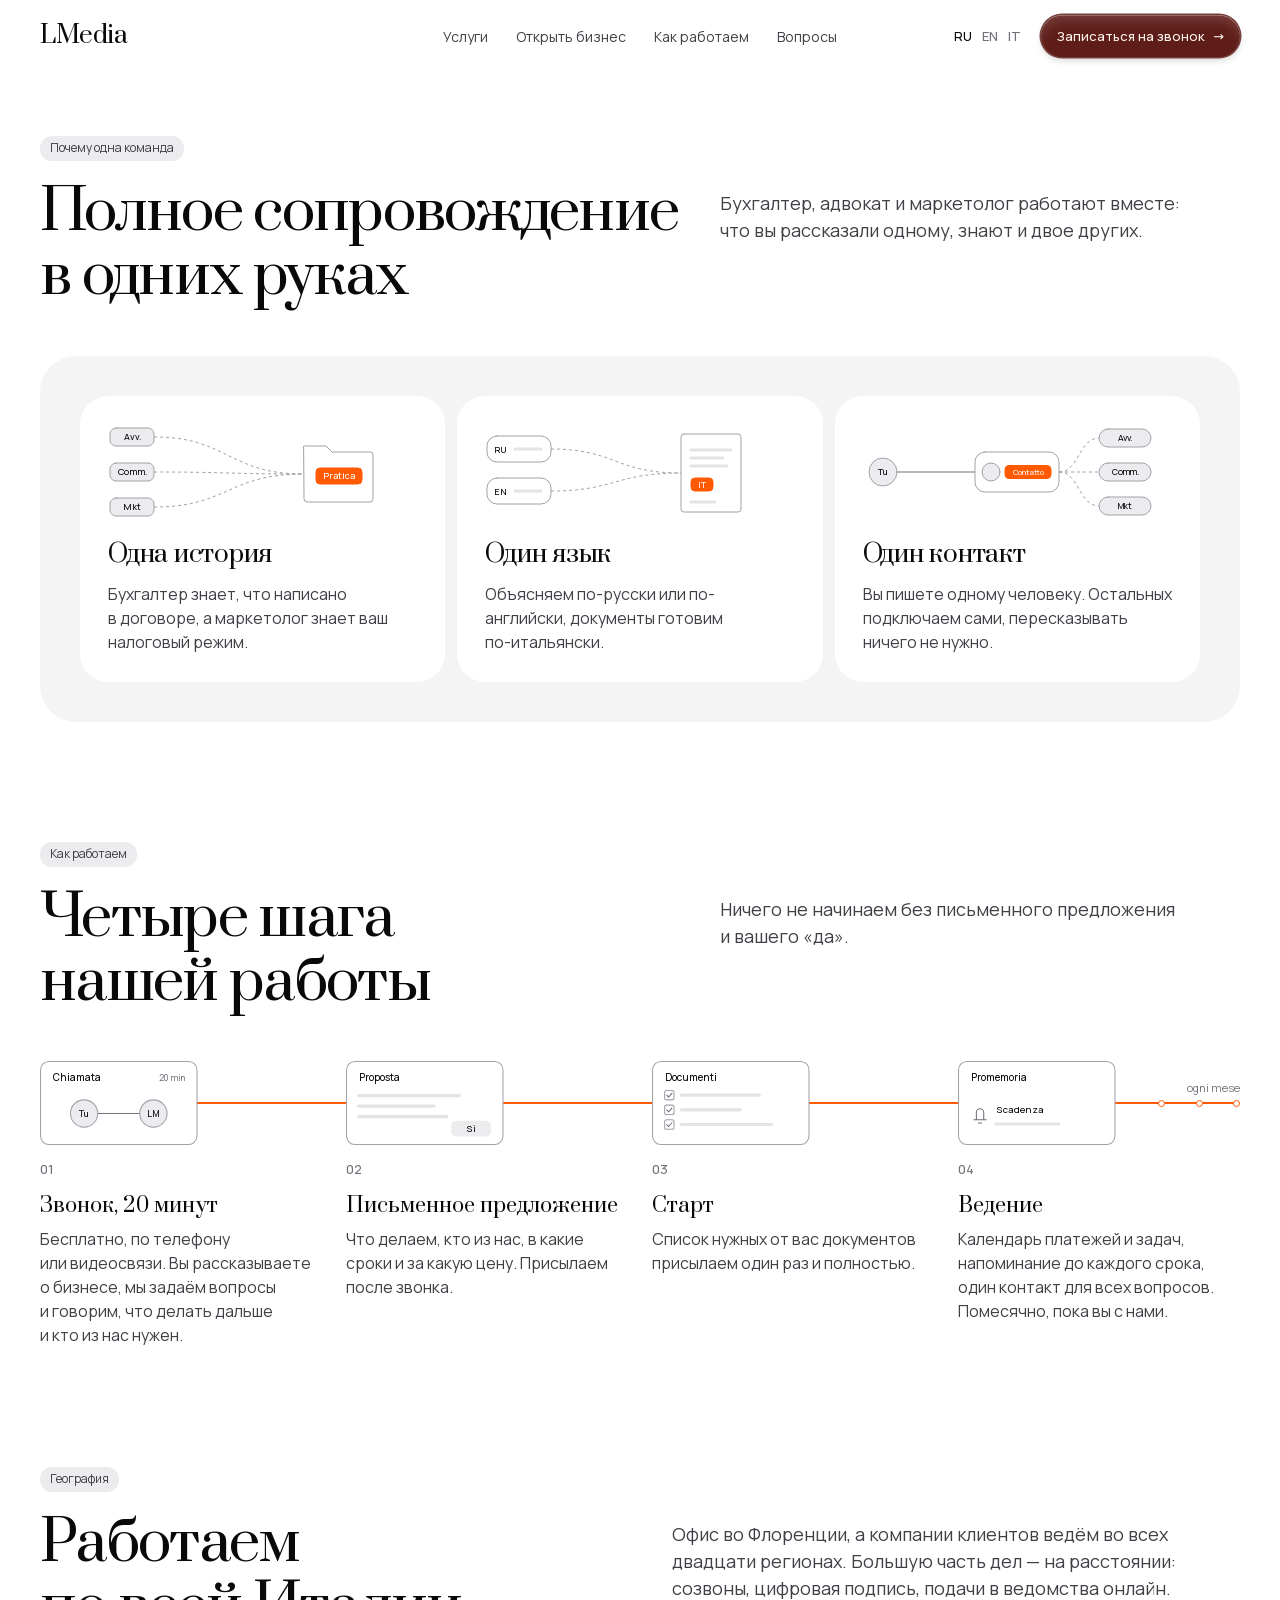
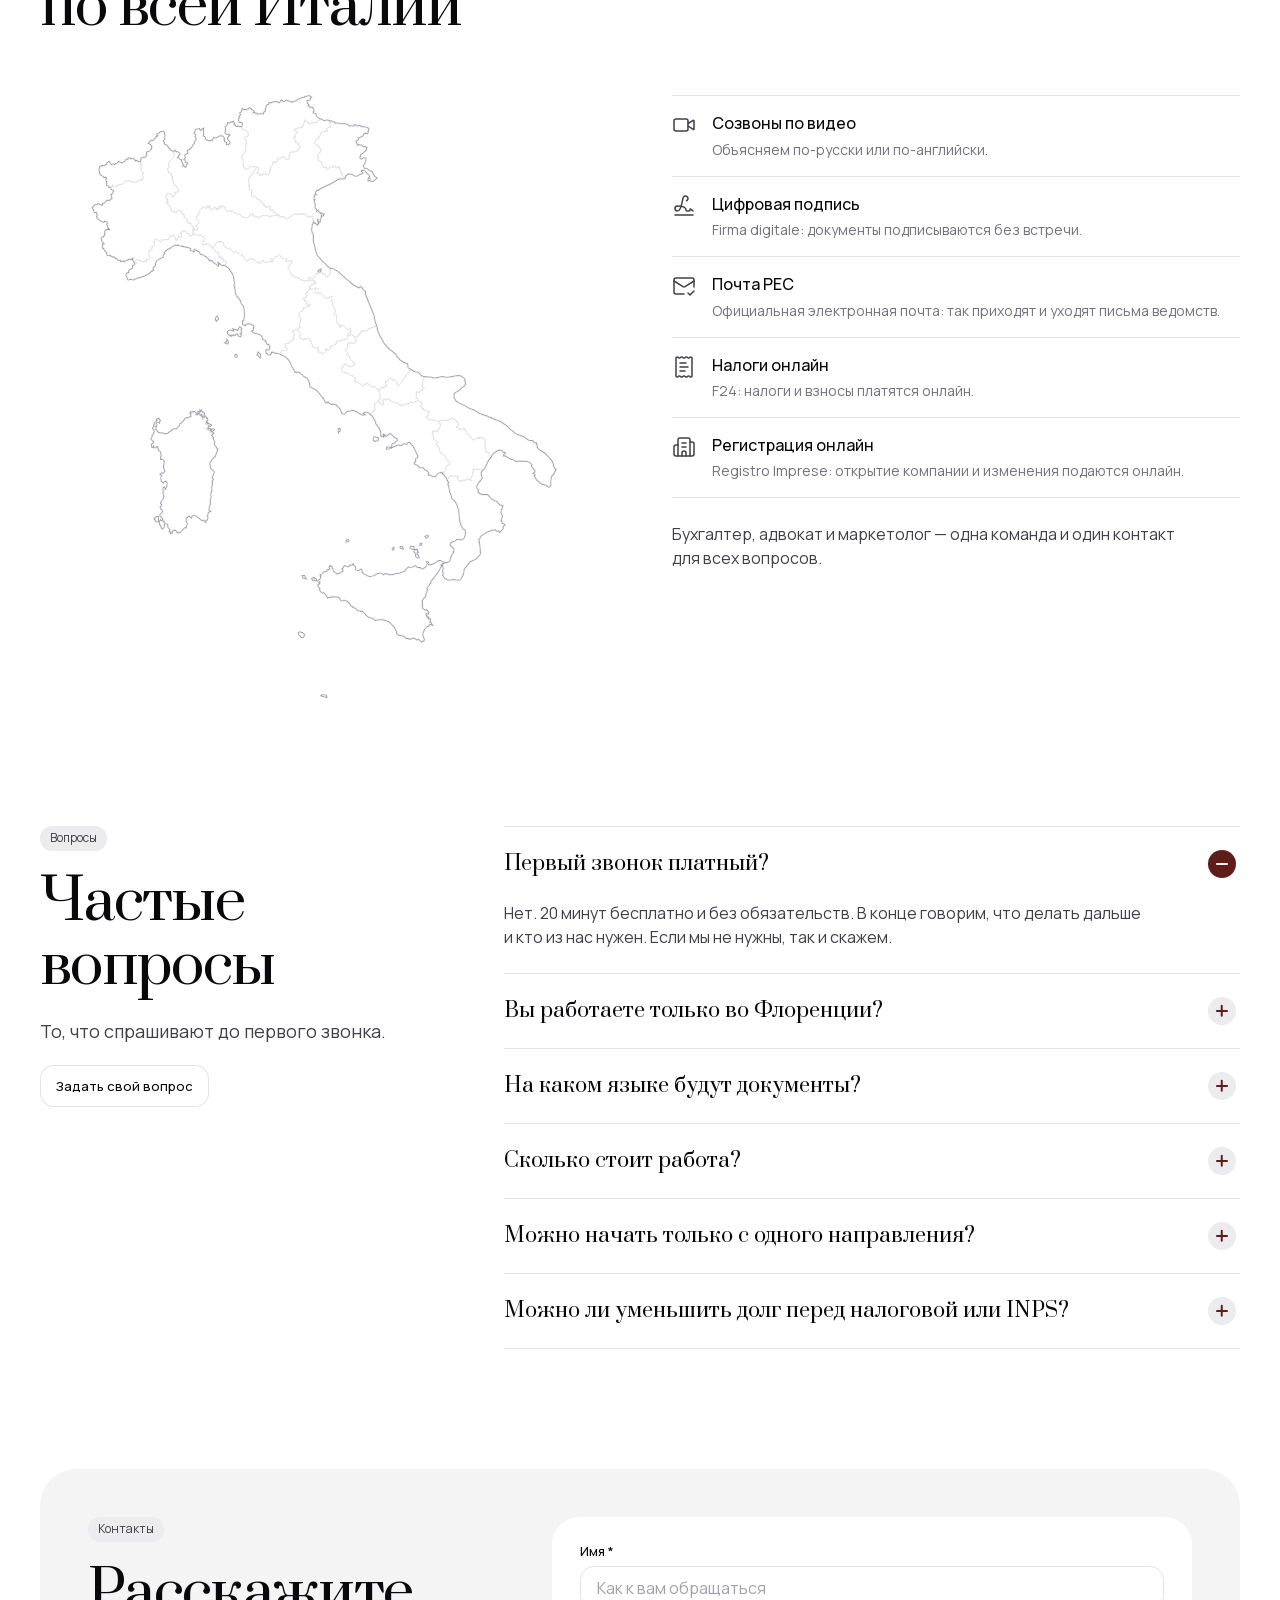
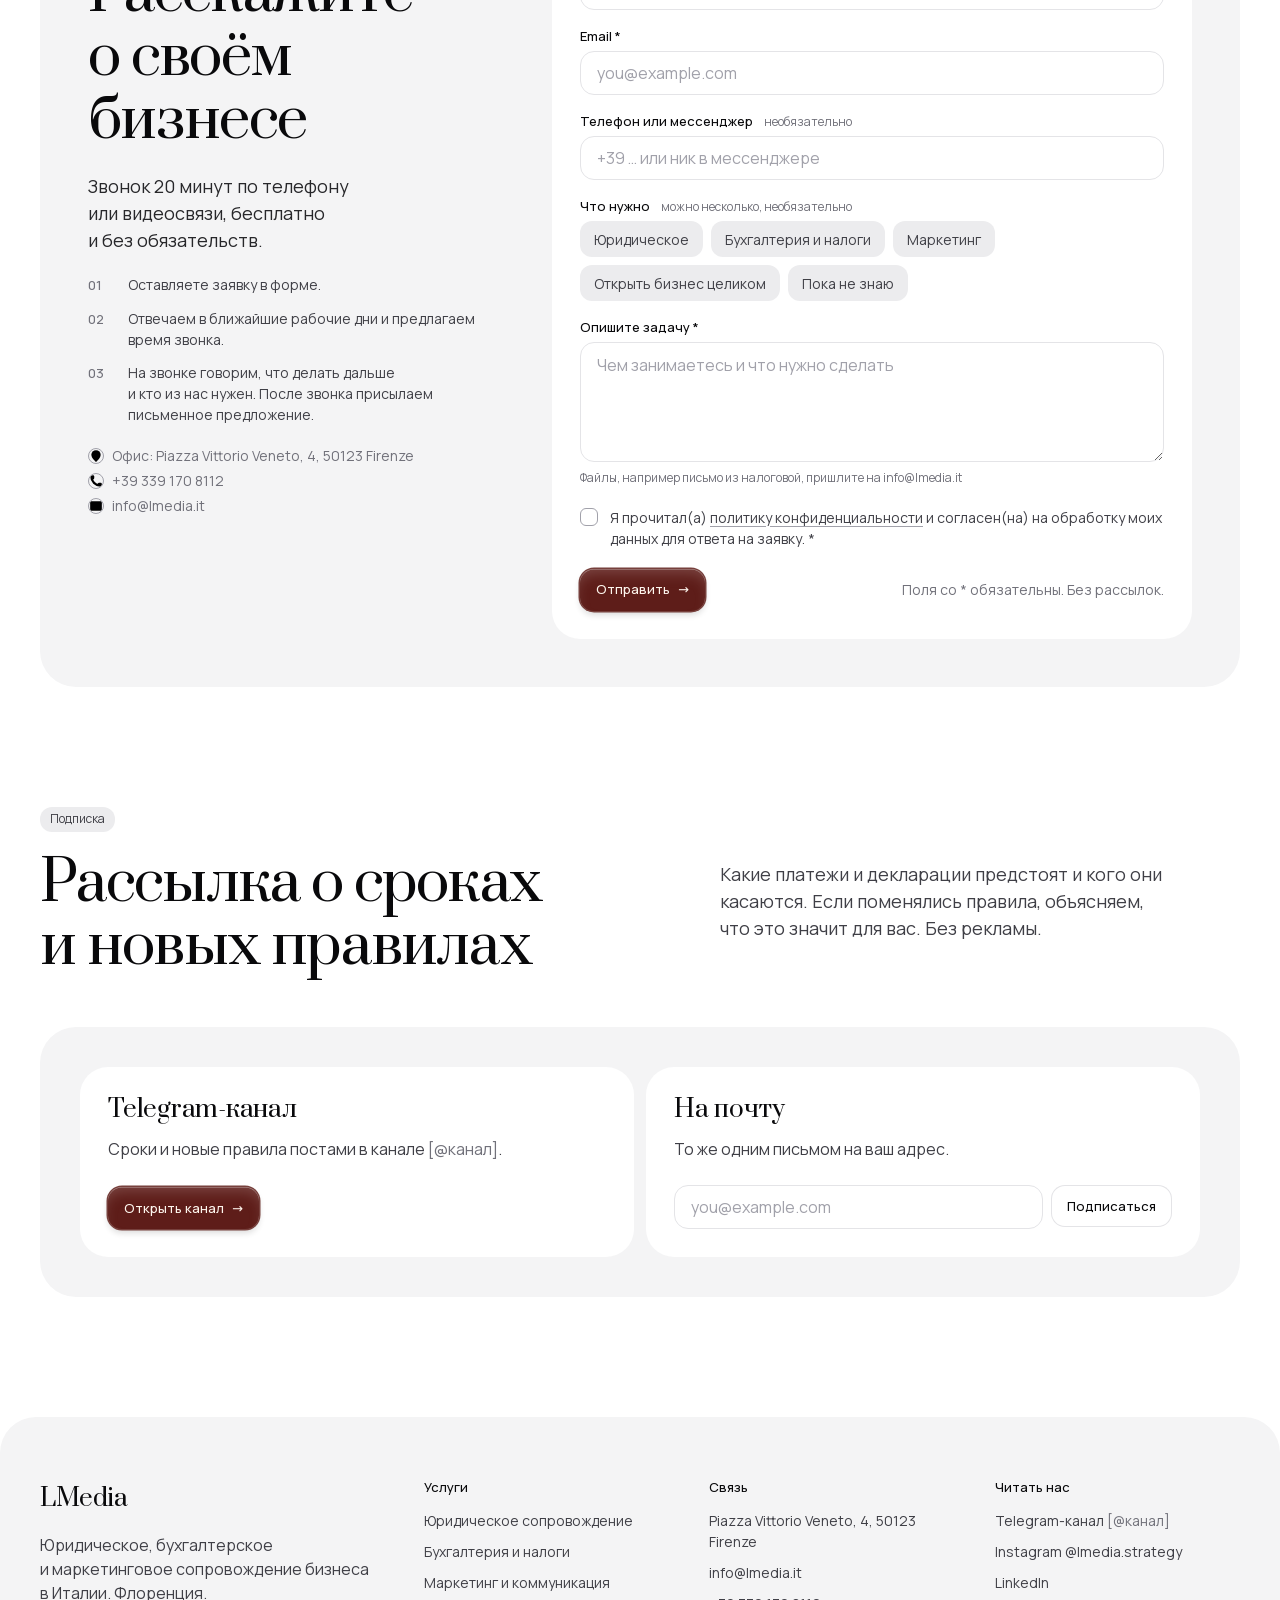
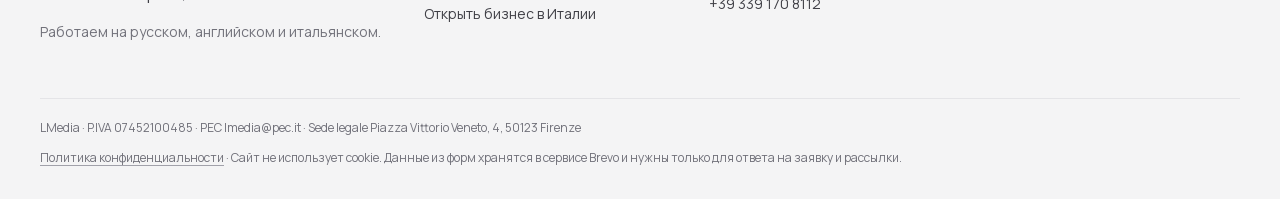
<file: 03-blocks-b.html>
<!DOCTYPE html>
<html lang="ru">
<head>
<meta charset="utf-8">
<meta name="viewport" content="width=device-width, initial-scale=1">
<meta name="robots" content="noindex">
<title>LMedia DS — 03 Блоки 6–11</title>
<link rel="stylesheet" href="ds.css?v=4206b2fa09">
<link rel="preload" href="fonts/prata-cyrillic.woff2" as="font" type="font/woff2" crossorigin>
<style>
  .sub { display: grid; grid-template-columns: repeat(2, minmax(0, 1fr)); gap: var(--gap-card); }
  .sub .card { display: flex; flex-direction: column; align-items: flex-start; }
  .sub .card > .body { margin-bottom: 24px; }
  .sub .card > :last-child { margin-top: auto; }
  .sub__form { display: flex; flex-wrap: wrap; gap: 8px; width: 100%; }
  .sub__form .input { flex: 1 1 220px; min-width: 0; }
  .sub__box { display: grid; gap: 12px; width: 100%; }
  @media (max-width: 640px) { .sub { grid-template-columns: 1fr; } }
  .why { display: grid; grid-template-columns: repeat(3, 1fr); gap: var(--gap-card); }
  .why .card { display: grid; align-content: start; }
  .how { display: grid; grid-template-columns: repeat(4, 1fr); gap: 40px 24px; }
  .how .step { border-top: 1px solid var(--line); padding-top: 20px; }
  .team { display: grid; grid-template-columns: repeat(3, 1fr); gap: var(--gap-card); }
  .team .slot { aspect-ratio: 4 / 3; }
  .team { grid-template-rows: repeat(4, auto) 1fr; }
  .team .card { display: grid; grid-row: span 5; grid-template-rows: subgrid; row-gap: 0; }
  .team .card__tags { align-self: end; }
  .form { display: grid; gap: 20px; }
  .field__hint { font-size: 12px; color: var(--meta); font-weight: 400; margin-left: 8px; }
  .addr { display: grid; gap: 4px; }
  @media (max-width: 900px) {
    .why, .team { grid-template-columns: 1fr; }
    .how { grid-template-columns: 1fr 1fr; }
  }
  @media (max-width: 640px) { .how { grid-template-columns: 1fr; gap: 24px; } }
/* why-art:begin */
/* Блок 6 «Почему одна команда»: над заголовком карточки — схема «тонкие линии сходятся в одну точку» (владелец 07.11,
   проба variant-why.html, вариант Г «по Sequence»). Генератор — proofs/why/gen.py --site; руками не править.
   Язык семи шагов: контур --faint 1, мелкие линии --meta 1, пунктир «подключаем мы» --faint, полоски --line 3; одна
   оранжевая плашка с белым текстом на рисунок — исключение цвета в design-system.md. Высота рисунка 96 при ширине 300,
   уже — сжимается вместе с карточкой. */
.why { grid-template-columns: repeat(3, minmax(0, 1fr)); }   /* minmax(0, …): иначе Safari раздувает колонку картинкой (блок 4, 07.11) */
@media (max-width: 900px) { .why { grid-template-columns: 1fr; } }
.why-art { display: block; width: 100%; max-width: 300px; height: auto; margin-bottom: 20px; overflow: visible; }
.why-art .o { fill: none; stroke: var(--faint); stroke-width: 1; stroke-linecap: round; stroke-linejoin: round; vector-effect: non-scaling-stroke; }
.why-art .d { fill: none; stroke: var(--meta); stroke-width: 1; stroke-linecap: round; vector-effect: non-scaling-stroke; }
.why-art .dash { fill: none; stroke: var(--faint); stroke-width: 1; stroke-dasharray: 3 3; vector-effect: non-scaling-stroke;
                 transition: stroke 120ms ease-out; }
.why-art .f { fill: var(--card); } .why-art .t { fill: var(--tag); }
.why-art .txt { fill: none; stroke: var(--line); stroke-width: 3; stroke-linecap: round; }
.why-art text { font-family: var(--font); font-weight: 500; fill: var(--ink); stroke: none; }
.why-art text.m { fill: var(--meta); font-weight: 400; }
.why-art .plq { fill: var(--ember); stroke: var(--ember); stroke-width: 1; vector-effect: non-scaling-stroke; }  /* после .o/.t: та же сила, побеждает порядок */
.why-art text.plq-t { fill: #fff; }
/* Движение при наведении — исключение Motion в design-system.md (владелец 07.11): пунктир карточки под мышью темнеет и
   «течёт» по своему направлению (к папке, к листу IT, от контакта к остальным); ушла мышь — стоит. */
@keyframes why-flow { from { stroke-dashoffset: 6; } to { stroke-dashoffset: 0; } }
@media (hover: hover) and (pointer: fine) {
  .why .card:hover .why-art .dash { stroke: var(--meta); }
}
@media (hover: hover) and (pointer: fine) and (prefers-reduced-motion: no-preference) {
  .why .card:hover .why-art .dash { animation: why-flow .6s linear infinite; }
}
/* why-art:end */
/* how-art:begin */
/* Блок 7 «Четыре шага нашей работы»: над каждым шагом — рельс, на нём карточка 150×80 языком блока 6 (владелец 07.11,
   проба variant-how-b2.html, вариант Б′). Генератор — proofs/how/gen.py --site; руками не править.
   Между карточками — серый пунктир --faint 3/3, поверх — оранжевая линия --ember 1.5; после 04 — хвост с отметками
   месяцев «ogni mese». Разметка — конечный кадр (без JS и при reduced motion стоит он); движение — скрипт how-art
   сразу после блока: исключение Motion в design-system.md. */
/* minmax(0, …): с картинкой Safari раздувал колонку (блок 4); медиа-правила повторены — иначе эта строка их перебивает */
.how { grid-template-columns: repeat(4, minmax(0, 1fr)); }
@media (max-width: 900px) { .how { grid-template-columns: repeat(2, minmax(0, 1fr)); } }
@media (max-width: 640px) { .how { grid-template-columns: minmax(0, 1fr); } }
.how--b3 .step { border-top: 0; padding-top: 0; }   /* линия-разделитель шага (кит: Step divider) заменена рельсом */
.hb2-rail { position: relative; height: 80px; margin-bottom: 20px; }
/* линии идут от правого края карточки (под ней линии нет) через промежуток колонок (24) к следующей карточке */
.hb2-line { position: absolute; left: 150px; right: -24px; top: 40px; height: 1px;
            background: repeating-linear-gradient(90deg, var(--faint) 0 3px, transparent 3px 6px); }
.hb3-prog { position: absolute; left: 150px; right: -24px; top: 39.5px; height: 1.5px; background: var(--ember); }
.hb3-tail .hb2-line, .hb3-tail .hb3-prog { right: 0; }
/* конечный кадр: карточка чуть увеличена и так стоит (владелец 07.11: «как увеличивается, так и замирает»); растёт от
   левого края, чтобы левый край оставался на линии номера */
.hb2-card { position: relative; display: block; width: 150px; height: 80px; overflow: visible;
            transform-origin: 0 50%; transform: scale(1.05); }
.hb2-card .o { fill: none; stroke: var(--faint); stroke-width: 1; vector-effect: non-scaling-stroke; }
.hb2-card .f { fill: var(--card); } .hb2-card .t { fill: var(--tag); }
.hb2-card .d { fill: none; stroke: var(--meta); stroke-width: 1; stroke-linecap: round; stroke-linejoin: round; vector-effect: non-scaling-stroke; }
.hb2-card .txt { fill: none; stroke: var(--line); stroke-width: 3; stroke-linecap: round; }
.hb2-card text { font-family: var(--font); font-weight: 500; fill: var(--ink); }
.hb2-card text.m { fill: var(--meta); font-weight: 400; }
/* «Sì» — серая плашка кита (--tag, текст --ink) во всех состояниях (владелец 08.11) */
.hb2-card .plq { fill: var(--tag); } .hb2-card text.plq-t { fill: var(--ink); }
.hb2-card .a-link, .hb2-card .a-tick { stroke-dasharray: 1 1; }
.hb2-card .a-yes { transform-box: fill-box; transform-origin: center; }
.hb2-card .a-bell { transform-box: fill-box; transform-origin: 50% 0; }
.hb2-mo { position: absolute; top: 37px; width: 7px; height: 7px; border-radius: 50%; background: var(--card);
          border: 1px solid var(--ember); box-sizing: border-box; }
/* отметки месяцев — по хвосту после карточки (150), а не от правого края: в узкой колонке иначе налезают на карточку */
.hb2-mo--1 { left: calc(150px + (100% - 157px) * .4); } .hb2-mo--2 { left: calc(150px + (100% - 157px) * .7); }
.hb2-mo--3 { left: calc(100% - 7px); }
.hb2-note { position: absolute; right: 0; top: 18px; font: 400 11px/1.2 var(--font); color: var(--meta); }
/* 901–1000: хвост после карточки 04 короче 50 px — подпись налезает на карточку, оставляем две отметки без подписи */
@media (min-width: 901px) and (max-width: 1000px) { .hb2-note, .hb2-mo--2 { display: none; } }
/* две колонки: правый шаг строки ни с чем справа не связан — линии до края колонки (на пробе пунктир уходил на 24 дальше) */
@media (max-width: 900px) { .how--b3 .step:nth-child(2n) .hb2-line, .how--b3 .step:nth-child(2n) .hb3-prog { right: 0; } }
@media (max-width: 640px) { .hb2-line, .hb3-prog { right: 0; } }
/* how-art:end */
/* italy-art:begin */
/* Блок 8 «Работаем по всей Италии»: карта регионов (EPS Magnific) и строки с иконками Lucide. Генератор — proofs/italy/gen.py --site; руками не править. */
  .it-defs { position: absolute; overflow: hidden; }
  .it { display: grid; grid-template-columns: minmax(0, 1fr) minmax(0, 1fr); gap: 40px 64px; align-items: start; }
  .it-art { display: flex; justify-content: center; }
  .it-mapbox { position: relative; width: 100%; max-width: 480px; }
  .it-map { display: block; width: 100%; height: auto; overflow: visible; }
  .it-coast { fill: none; stroke: var(--faint); stroke-width: 2; pointer-events: none; }
  .it-land { stroke: none; }
  .it-reg { fill: var(--card); cursor: default; transition: fill 120ms ease-out; }
  .it-reg.is-on { fill: var(--ember-soft); }
  .it-borders { fill: none; stroke: var(--line); stroke-width: 1; pointer-events: none; }
  /* подпись региона: плашка --ember с белым текстом, как плашки блоков 3, 4, 6; появляется у середины региона */
  .it-label { position: absolute; left: 0; top: 0; transform: translate(-50%, -50%); padding: 3px 8px; border-radius: 6px;
              background: var(--ember); color: #fff; font: 500 12px/1.3 var(--font); white-space: nowrap; pointer-events: none;
              opacity: 0; transition: opacity 120ms ease-out; }
  .it-label.is-on { opacity: 1; }
  .it-side { padding-top: 8px; }
  /* шапка блока — на той же сетке, что карта и строки: лид начинается там же, где строки с иконками (владелец 08.11) */
  @media (min-width: 901px) { .sec-head.it-head { grid-template-columns: minmax(0, 1fr) minmax(0, 1fr); column-gap: 64px; } }
  .it-ico { display: block; flex: none; width: 24px; height: 24px; fill: none; stroke: var(--text); stroke-width: 1.5;
            stroke-linecap: round; stroke-linejoin: round; }
  .it-t { font-size: 16px; line-height: 1.4; font-weight: 500; color: var(--ink); }
  .it-d { margin: 4px 0 0; font-size: 14px; line-height: 1.5; color: var(--meta); }
  /* строки — как List row кита: линия --line сверху, иконка слева (владелец 08.11: «Вариант 1 · Строки с иконками») */
  .it-list { margin: 0; padding: 0; list-style: none; border-bottom: 1px solid var(--line); }
  .it-list li { display: flex; gap: 16px; align-items: flex-start; padding: 16px 0; border-top: 1px solid var(--line); }
  .it-list li > div { transition: transform .2s cubic-bezier(0.23, 1, 0.32, 1); }
  .it-list .it-ico { margin-top: 1px; transition: transform .2s cubic-bezier(0.23, 1, 0.32, 1); }
  .it-team { margin-top: 24px; }
  /* движение строк: под мышью строка уезжает на 4 px вместе с иконкой, как строки услуг блока 4; сами иконки стоят
     (владелец 08.11: «сделать без анимации», сдвиг — «оставить») */
  @media (hover: hover) and (pointer: fine) and (prefers-reduced-motion: no-preference) {
    .it-list li:hover > div, .it-list li:hover .it-ico { transform: translateX(4px); }
  }
  @media (max-width: 900px) { .it { grid-template-columns: minmax(0, 1fr); } .it-mapbox { max-width: 420px; } }
/* italy-art:end */
</style>
</head>
<body>

<header class="hdr"><div class="wrap hdr__in">
  <a class="logo" href="02-blocks-a.html">LMedia</a>
  <nav class="nav">
    <a href="02-blocks-a.html#services">Услуги</a><a href="02-blocks-a.html#start">Открыть бизнес</a><a href="#how">Как работаем</a><a href="#faq">Вопросы</a>
  </nav>
  <div class="hdr__end">
    <div class="lang"><b>RU</b><span>EN</span><span>IT</span></div>
    <a class="btn btn--secondary btn--menu" href="#">Меню</a>
    <a class="btn btn--primary btn--pill" href="#contact"><span class="btn__long">Записаться на звонок</span><span class="btn__short">Звонок</span></a>
  </div>
</div></header>

<main style="padding-top:64px">

<!-- 6 · Why one team -->
<section class="section wrap">
  <div class="sec-head">
    <div><span class="tag">Почему одна команда</span><h2 class="h2">Полное сопровождение<br> в одних руках</h2></div>
    <div class="sec-head__aside"><p class="lead">Бухгалтер, адвокат и маркетолог работают вместе: что вы рассказали одному, знают и двое других.</p></div>
  </div>
  <div class="panel">
    <div class="why">
      <div class="card"><svg class="why-art" viewBox="0 0 300 96" width="300" height="96" aria-hidden="true" focusable="false"><path class="dash" d="M46 13C120 13 120 50 196 50"/><path class="dash" d="M46 48C120 48 120 50 196 50"/><path class="dash" d="M46 83C120 83 120 50 196 50"/><rect class="o t" x="2" y="4" width="44" height="18" rx="6"/><text x="24" y="16.4" font-size="9" text-anchor="middle">Avv.</text><rect class="o t" x="2" y="39" width="44" height="18" rx="6"/><text x="24" y="51.4" font-size="9" text-anchor="middle">Comm.</text><rect class="o t" x="2" y="74" width="44" height="18" rx="6"/><text x="24" y="86.4" font-size="9" text-anchor="middle">Mkt</text><path class="o f" d="M196 22h22l6 6h38a3 3 0 0 1 3 3v44a3 3 0 0 1-3 3h-63a3 3 0 0 1-3-3z"/><rect class="plq" x="208" y="44" width="46" height="16" rx="4"/><text class="plq-t" x="231" y="55.3" font-size="9" text-anchor="middle">Pratica</text></svg><h3 class="h3">Одна история</h3><p class="body">Бухгалтер знает, что написано в договоре, а маркетолог знает ваш налоговый режим.</p></div>
      <div class="card"><svg class="why-art" viewBox="0 0 300 96" width="300" height="96" aria-hidden="true" focusable="false"><path class="dash" d="M66 25C130 25 130 49 196 49M66 67C130 67 130 49 196 49"/><rect class="o f" x="2" y="12" width="64" height="26" rx="10"/><text x="15" y="28.6" font-size="9" text-anchor="middle">RU</text><path class="txt" d="M30 25H56"/><rect class="o f" x="2" y="54" width="64" height="26" rx="10"/><text x="15" y="70.6" font-size="9" text-anchor="middle">EN</text><path class="txt" d="M30 67H56"/><rect class="o f" x="196" y="10" width="60" height="78" rx="3"/><path class="txt" d="M206 26H246M206 34H238M206 42H242M206 78H230"/><rect class="plq" x="206" y="54" width="22" height="13" rx="4"/><text class="plq-t" x="217" y="63.6" font-size="8.5" text-anchor="middle">IT</text></svg><h3 class="h3">Один язык</h3><p class="body">Объясняем по-русски или по-английски, документы готовим по-итальянски.</p></div>
      <div class="card"><svg class="why-art" viewBox="0 0 300 96" width="300" height="96" aria-hidden="true" focusable="false"><path class="d" d="M34 48H112"/><path class="dash" d="M196 48C216 48 216 14 236 14"/><path class="dash" d="M196 48C216 48 216 48 236 48"/><path class="dash" d="M196 48C216 48 216 82 236 82"/><circle class="o t" cx="20" cy="48" r="14"/><text x="20" y="51.2" font-size="9" text-anchor="middle">Tu</text><rect class="o f" x="112" y="28" width="84" height="40" rx="10"/><circle class="o t" cx="128" cy="48" r="9"/><rect class="plq" x="142" y="41.5" width="46" height="13" rx="4"/><text class="plq-t" x="165" y="50.8" font-size="7.5" text-anchor="middle">Contatto</text><rect class="o t" x="236" y="5" width="52" height="18" rx="9"/><text x="262" y="17.2" font-size="8.5" text-anchor="middle">Avv.</text><rect class="o t" x="236" y="39" width="52" height="18" rx="9"/><text x="262" y="51.2" font-size="8.5" text-anchor="middle">Comm.</text><rect class="o t" x="236" y="73" width="52" height="18" rx="9"/><text x="262" y="85.2" font-size="8.5" text-anchor="middle">Mkt</text></svg><h3 class="h3">Один контакт</h3><p class="body">Вы пишете одному человеку. Остальных подключаем сами, пересказывать ничего не нужно.</p></div>
    </div>
  </div>
</section>

<!-- 7 · How we work -->
<section class="section wrap" id="how">
  <div class="sec-head">
    <div><span class="tag">Как работаем</span><h2 class="h2">Четыре шага<br> нашей работы</h2></div>
    <div class="sec-head__aside"><p class="lead">Ничего не начинаем без письменного предложения и вашего «да».</p></div>
  </div>
  <ol class="how how--b3">
    <li class="step"><div class="hb2-rail" aria-hidden="true"><span class="hb2-line"></span><span class="hb3-prog"></span><svg class="hb2-card" viewBox="0 0 150 80" width="150" height="80" aria-hidden="true" focusable="false"><rect class="o f" x="0.5" y="0.5" width="149" height="79" rx="8"/><text class="k" x="12" y="19" font-size="9.5" text-anchor="start">Chiamata</text><text class="m" x="138" y="19" font-size="8.5" text-anchor="end">20 min</text><path class="d a-link" pathLength="1" d="M55 50H95"/><circle class="o t" cx="42" cy="50" r="13"/><circle class="o t" cx="108" cy="50" r="13"/><text class="k" x="42" y="53" font-size="8.5" text-anchor="middle">Tu</text><text class="k" x="108" y="53" font-size="8.5" text-anchor="middle">LM</text></svg></div><div class="step__n">01</div><div class="step__t">Звонок, 20 минут</div><p class="step__d">Бесплатно, по телефону или видеосвязи. Вы рассказываете о бизнесе, мы задаём вопросы и говорим, что делать дальше и кто из нас нужен.</p></li>
    <li class="step"><div class="hb2-rail" aria-hidden="true"><span class="hb2-line"></span><span class="hb3-prog"></span><svg class="hb2-card" viewBox="0 0 150 80" width="150" height="80" aria-hidden="true" focusable="false"><rect class="o f" x="0.5" y="0.5" width="149" height="79" rx="8"/><text class="k" x="12" y="19" font-size="9.5" text-anchor="start">Proposta</text><path class="txt" d="M12 33H108"/><path class="txt" d="M12 43H84"/><path class="txt" d="M12 53H96"/><g class="a-yes"><rect class="plq" x="100" y="57" width="38" height="15" rx="5"/><text class="plq-t" x="119" y="67.5" font-size="9" text-anchor="middle">Sì</text></g></svg></div><div class="step__n">02</div><div class="step__t">Письменное предложение</div><p class="step__d">Что делаем, кто из нас, в какие сроки и за какую цену. Присылаем после звонка.</p></li>
    <li class="step"><div class="hb2-rail" aria-hidden="true"><span class="hb2-line"></span><span class="hb3-prog"></span><svg class="hb2-card" viewBox="0 0 150 80" width="150" height="80" aria-hidden="true" focusable="false"><rect class="o f" x="0.5" y="0.5" width="149" height="79" rx="8"/><text class="k" x="12" y="19" font-size="9.5" text-anchor="start">Documenti</text><rect class="o f" x="12" y="28" width="9" height="9" rx="2"/><path class="d a-tick" pathLength="1" d="M14 32.6l1.8 1.8 3.2-3.6"/><path class="txt" d="M28 32.5H102"/><rect class="o f" x="12" y="42" width="9" height="9" rx="2"/><path class="d a-tick" pathLength="1" d="M14 46.6l1.8 1.8 3.2-3.6"/><path class="txt" d="M28 46.5H84"/><rect class="o f" x="12" y="56" width="9" height="9" rx="2"/><path class="d a-tick" pathLength="1" d="M14 60.6l1.8 1.8 3.2-3.6"/><path class="txt" d="M28 60.5H114"/></svg></div><div class="step__n">03</div><div class="step__t">Старт</div><p class="step__d">Список нужных от вас документов присылаем один раз и полностью.</p></li>
    <li class="step"><div class="hb2-rail hb3-tail" aria-hidden="true"><span class="hb2-line"></span><span class="hb3-prog"></span><svg class="hb2-card" viewBox="0 0 150 80" width="150" height="80" aria-hidden="true" focusable="false"><rect class="o f" x="0.5" y="0.5" width="149" height="79" rx="8"/><text class="k" x="12" y="19" font-size="9.5" text-anchor="start">Promemoria</text><g class="a-bell"><path class="d" d="M15 56h12M17.5 56v-7a3.5 3.5 0 0 1 7 0v7M19.5 59h3"/></g><text class="k" x="36" y="50" font-size="9" text-anchor="start">Scadenza</text><path class="txt" d="M36 60H96"/></svg><span class="hb2-mo hb2-mo--1"></span><span class="hb2-mo hb2-mo--2"></span><span class="hb2-mo hb2-mo--3"></span><span class="hb2-note">ogni mese</span></div><div class="step__n">04</div><div class="step__t">Ведение</div><p class="step__d">Календарь платежей и задач, напоминание до каждого срока, один контакт для всех вопросов. Помесячно, пока вы с нами.</p></li>
  </ol>
</section>
<!-- how-art:begin -->
<script>
/* Блок 7 «Четыре шага»: движение по прокрутке (владелец 07.11, проба variant-how-b2.html; исключение Motion в ките).
   Генератор — proofs/how/gen.py --site; руками не править. Конечный кадр — в разметке; скрипт ставит первый кадр
   (карточки и серый пунктир) и ведёт шкалу: оранжевая линия тянется от карточки к карточке, дошла — карточка
   растёт до 1.05 и так стоит, внутри своё действие. Только вперёд и один раз за загрузку страницы. */
(() => {
  const ol = document.querySelector('.how--b3');
  if (!ol || !Element.prototype.animate || matchMedia('(prefers-reduced-motion: reduce)').matches) return;
  const E = 'cubic-bezier(0.23, 1, 0.32, 1)';
  const EMBER = '#ff5a00', TAG = '#ececee', INK = '#09090b', META = '#71717a';   // = --ember, --tag, --ink, --meta
  const rails = [...ol.querySelectorAll('.hb2-rail')];
  const anims = [];
  const A = (el, kf, at, dur, ease = E) => {
    if (!el) throw new Error('no element');
    anims.push(el.animate(kf, { delay: at * 1000, duration: dur * 1000, easing: ease, fill: 'both' }));
  };
  // штрих «рисуется»: до начала скрыт целиком (у круглого конца нулевой штрих виден точкой)
  const draw = [{ strokeDashoffset: 1, opacity: 0 }, { strokeDashoffset: 0.98, opacity: 1, offset: 0.02 }, { strokeDashoffset: 0, opacity: 1 }];
  const STAY = 0.9, SEG = 1.4;
  let t = 0;
  rails.forEach((r, i) => {
    const tail = i === rails.length - 1;
    A(r.querySelector('.hb2-card'), [{ transform: 'scale(1)' }, { transform: 'scale(1.05)' }], t, 0.45);
    const a = t + 0.15;
    if (i === 0) A(r.querySelector('.a-link'), draw, a, 0.5);
    if (i === 1) {
      A(r.querySelector('.a-yes'), [{ transform: 'scale(1)' }, { transform: 'scale(.88)' }, { transform: 'scale(1)' }], a + 0.2, 0.35);
    }
    if (i === 2) r.querySelectorAll('.a-tick').forEach((k, j) => A(k, draw, a + j * 0.18, 0.3));
    if (i === 3) A(r.querySelector('.a-bell'), [{ transform: 'rotate(0)' }, { transform: 'rotate(14deg)' },
      { transform: 'rotate(-10deg)' }, { transform: 'rotate(6deg)' }, { transform: 'rotate(0)' }], a, 0.8, 'ease-in-out');
    t += STAY;
    A(r.querySelector('.hb3-prog'), [{ clipPath: 'inset(0 100% 0 0)' }, { clipPath: 'inset(0 0 0 0)' }], t, SEG, 'linear');
    if (tail) [0.4, 0.7, 1].forEach((f, j) => {
      const m = r.querySelectorAll('.hb2-mo')[j];
      A(m, [{ borderColor: META }, { borderColor: EMBER }], t + SEG * f - 0.1, 0.15, 'ease-out');
    });
    t += SEG;
  });
  const T = t * 1000;
  anims.forEach((x) => x.pause());
  // шкала по прокрутке: начало — верх блока на 80 % высоты окна, конец — низ блока на 45 %. Только вперёд и один раз
  // за загрузку страницы (владелец 07.11: «только при первом запуске страницы линия идёт»): назад не отматывается.
  let raf = 0, pMax = 0;
  const seek = () => {
    raf = 0;
    const r = ol.getBoundingClientRect(), vh = innerHeight;
    const p = Math.min(1, Math.max(0, (0.8 * vh - r.top) / (0.35 * vh + r.height)));
    if (p <= pMax && pMax > 0) return;
    pMax = p;
    for (const x of anims) x.currentTime = p * T;
    // конец: слушатели снять, анимации отменить — остаётся разметка, она и есть конечный кадр. Без cancel() карточки
    // остаются на слое, растрированном в масштабе 1 (тонкие линии мылятся), а третья отметка месяца не докрашена:
    // её 0.15 кончаются после T (замер 07.11, behave_block7.py E5′: 2314 px на 1440)
    if (p === 1) { removeEventListener('scroll', ask); removeEventListener('resize', ask); anims.forEach((x) => x.cancel()); }
  };
  const ask = () => { if (!raf) raf = requestAnimationFrame(seek); };
  addEventListener('scroll', ask, { passive: true }); addEventListener('resize', ask); seek();
})();
</script>
<!-- how-art:end -->


<!-- 8 · All Italy -->
<section class="section wrap" id="italy">
<svg class="it-defs" width="0" height="0" aria-hidden="true" focusable="false"><defs><path id="it-r0" vector-effect="non-scaling-stroke" d="M893.1 618.3L895.5 629.2L899.3 638.7L910.1 657.9L922.1 671.1L936.3 681.7L937.8 685.7L944.1 691.8L944.7 694.1L954.2 700.5L963.1 703.6L963.4 711.9L969.3 716.1L969.3 716.1L967.3 719.3L968.9 720.7L964 724.1L960.1 729L958.6 734.3L954.6 737.1L951.6 743.6L943.5 752.4L940 751.7L941.3 750.6L939.5 743.3L937.6 741.4L933.4 738.6L931.6 740.9L930.6 740.5L928.9 736.8L926.8 737L925.2 734.8L920.2 738.9L917.7 742.7L913.9 743L913.2 744.5L915.3 750.6L918 752.2L917.2 753.9L915.8 753.7L915.3 752L914.2 754.1L910.8 754.2L909.7 758.7L908.3 755.2L906.3 755.3L904.8 759.5L902.5 759.5L902.1 762L898.9 760.4L895.2 761.2L895.2 761.2L891 755.6L887.6 756L883.5 753.5L881.7 754.7L879.4 754L876.4 748.3L874.1 749.5L872.3 747.5L869.3 746.7L867.4 750.3L860.5 752.6L857.9 751L856.7 747.9L853.5 747.1L851 744.7L848 743.5L845.6 745.8L843.9 739.6L846.1 735.6L844.4 733.2L842.6 733.5L839.2 729.6L837.7 730.2L824.5 722.5L821 721.3L821 723.4L816.9 722.3L814.5 718.5L814.8 710L816.1 710.6L819.7 707.6L819.8 703.5L822.7 703.2L834 709.3L836.1 708L839 709L840.9 705.2L843.5 704.7L842.5 703.5L845.7 702.9L842.4 700.8L841.9 698L837.7 696.6L833.2 692.2L832.1 686.6L825.7 682.3L829.3 678.3L822.4 671.9L827.9 667.7L827.7 663.6L826 660.5L827.8 659.5L829.1 654.7L833.8 656.5L834.8 655.2L837.2 655.2L838.2 656.9L840.7 655.6L844.6 656.1L846.9 654.1L848.2 648.2L844.8 647.2L842.9 644.8L843.8 641.9L843.8 641.9L843.8 641.9L843.8 641.9L843.8 641.9L843.8 641.9L846.6 642.7L849.9 640.5L850.8 641.2L851.9 637.2L855.9 636.5L856.5 632.2L858.8 629.7L859.2 627.2L862.7 629.1L866.8 627.2L868 628.8L870.3 628.5L873.7 626.9L874.5 623.1L875.7 622.5L880.5 622.2L884.1 619.8L892.7 617.9L892.7 617.9L893.1 618.3Z"/><path id="it-r1" vector-effect="non-scaling-stroke" d="M1036 835L1035.4 832.9L1037.8 830.8L1041.1 830.1L1049.1 831.5L1053.4 829.9L1055.9 831.7L1058.8 830.1L1058.5 828.5L1061.4 827.8L1061.1 826.5L1062.5 827L1064.9 825.5L1068.9 828.3L1071.9 828.9L1072.3 830.6L1074.4 831.1L1075.5 835.2L1076.6 834.5L1079.7 837L1078.6 838.8L1079.1 841.5L1076.1 845L1073.5 844.5L1074.5 846.5L1084.1 850.6L1086.8 853.2L1090.5 849.8L1094 850.9L1099 862L1110.3 872.4L1111.6 875.4L1114.2 876.1L1120.2 869.2L1123.7 873.4L1123.6 870.2L1125.3 869.7L1126.8 872L1127 869L1129.8 870.3L1131.6 869.2L1131.9 870.9L1133.9 872.1L1134.8 870.8L1139.8 874.6L1138.1 875.5L1140.2 877.9L1138.6 884.1L1140.2 887.7L1139.1 888.5L1138.4 893.4L1140 895.2L1139.3 896.5L1141.3 898.1L1139.6 901.6L1141.1 903.2L1144 902.5L1147 904.4L1147.7 907.1L1150.7 909.7L1152 912.9L1152 912.9L1145.2 922.5L1137 940.4L1133 943.2L1133 943.2L1128.4 941.6L1123 943.2L1117.7 941.5L1114.4 942.1L1113.3 940.2L1112.2 942.8L1112.6 947.6L1110.8 951.4L1111.3 954.9L1106 964.2L1108 966.2L1107.2 968.5L1103.5 964.4L1100.1 964L1095 965.2L1095 968.2L1090.2 966L1088.5 967.9L1080.2 968.3L1077.5 965.3L1078.2 964.2L1076.7 961.5L1078.8 957.7L1076.8 957.1L1074.3 958.6L1073.1 956.9L1069.9 956.4L1067.5 958.5L1066.4 957L1064.8 957.9L1063.3 956.3L1060.4 956.6L1056.3 960.9L1054.7 965.4L1054.7 965.4L1051.6 959.3L1048 956L1047.8 953.4L1044.9 951.8L1044.9 951.8L1047.8 950L1045.6 947.6L1047.7 947.1L1050.4 943.4L1049.8 938.4L1052.6 935.6L1052.4 933.9L1058.3 931.3L1057.4 929.2L1059 927.8L1059 925.4L1057.9 923.4L1052.9 921.9L1052.6 919.6L1049.8 917L1049.7 912.6L1046.1 911.3L1043.4 907.7L1039.8 905.9L1039 902.9L1035.3 900L1036.5 898.1L1034.2 892.6L1035.4 891.2L1027.9 886.7L1029.2 883.2L1032 881.5L1032.1 880.1L1021.9 873.5L1022.2 865.1L1020.8 865L1021.2 863L1017.7 860.8L1021.3 860.6L1021.5 856.9L1019.7 856L1020.5 854.9L1028.7 856.7L1029.8 856.1L1029.4 854.1L1034.5 851.9L1038.4 841.8L1036 835Z"/><path id="it-r2" vector-effect="non-scaling-stroke" d="M1054.7 965.4L1056.3 960.9L1060.4 956.6L1063.3 956.3L1064.8 957.9L1066.4 957L1067.5 958.5L1069.9 956.4L1073.1 956.9L1074.3 958.6L1076.9 957.1L1078.9 957.6L1076.7 961.5L1078.2 964.2L1077.5 965.3L1080.2 968.3L1088.5 967.8L1090.2 966L1095 968.1L1095.1 965.1L1100.1 964L1103.5 964.3L1107.2 968.4L1108 966.1L1106.1 964.2L1111.3 954.9L1110.8 951.4L1112.6 947.6L1112.3 942.7L1113.3 940.2L1114.5 942.1L1117.8 941.5L1123.1 943.2L1128.4 941.5L1133.1 943.2L1133.1 943.2L1129.8 947.4L1129.2 951.9L1131.6 961.8L1123.7 971.9L1119.4 979.8L1119.4 984.8L1122.9 988.8L1122 994.8L1130.7 999.9L1144.5 1000.1L1152.6 1009.3L1160.7 1014.2L1166.6 1015.8L1168 1019.3L1171.6 1022.8L1178.4 1025.2L1174.3 1035.2L1173.9 1041.6L1177.6 1047.1L1174.2 1058.3L1176.7 1061.5L1176.2 1063.2L1177.4 1065.1L1182.7 1067.6L1179 1071L1179.4 1075.8L1172.8 1082.7L1172.4 1080.8L1170 1079.9L1166.3 1081.2L1162.7 1077.5L1154.6 1078.8L1144.8 1082.4L1129.7 1091.7L1123.5 1103L1125.4 1106.5L1127.7 1130L1126.9 1134.8L1117.2 1144.9L1104.8 1150.2L1091 1167.5L1089.3 1179.2L1084.9 1187.5L1082 1191.1L1076.3 1192L1069.3 1190.4L1055.3 1191.7L1048 1187.6L1044.3 1180.6L1046.1 1178L1043.9 1172.2L1046.1 1167.2L1044.2 1161.4L1044.2 1156.7L1051.3 1153.8L1054.5 1153.8L1059 1151.2L1061.1 1147.5L1061.9 1142L1063.9 1140.3L1065.2 1135.5L1067.8 1133.2L1069 1129.9L1070.3 1121.5L1061.2 1113.4L1062 1110.2L1065.1 1107.3L1072.4 1104.9L1075.4 1101.7L1079.6 1101.2L1085.5 1103L1088.4 1102.1L1092.6 1098.9L1096 1087.7L1095.5 1078.9L1090.2 1076.3L1085 1066.8L1082.2 1054.3L1080.9 1036.3L1076.2 1020.7L1069.9 1010.9L1065.3 1007.7L1061.7 995L1060.1 993.8L1057.7 978.7L1056.1 975.8L1058 972.4L1054.7 965.4Z"/><path id="it-r3" vector-effect="non-scaling-stroke" d="M920.1 892.4L923.5 892.8L922.3 894.4L917.3 895.1L917.5 892.3L920.1 892.4ZM888.6 869.3L896.2 871.4L897.1 872.7L895.9 876.2L891.1 876.3L890.5 877.3L887.1 875.5L887 872.3L888.6 869.3ZM898.2 787.4L900.8 788.7L900.4 791.3L903.9 795.5L907.6 794.7L909.8 796.2L909.4 792L907 789.2L910.8 782.2L914.7 785.5L915.4 783.1L921.3 783.2L921.7 784.7L924.7 784.7L925.2 786.5L928.7 788.4L942.4 792.4L943.1 795.1L945.1 796.7L950.9 795.8L953 798.8L956.7 795.4L958.5 795.3L958.5 793.7L961.8 793.3L963.5 794.6L966.7 793.6L969.6 788.6L976.5 791.5L979.2 788.8L983.8 788.4L988.9 784.8L988.9 784.8L992 789.7L996.9 791.1L997.2 792.5L995.8 793.8L996.8 795.9L995 796.2L993.5 798.2L994.6 802.7L999.7 804.5L1000 808.2L1005.9 808L1007.7 810.5L1010.5 810L1012.6 812.4L1009.9 814.2L1011.3 818.3L1007.9 820.3L1006.5 823.8L1009.2 825.1L1010.4 828.3L1013.9 830.8L1015.8 829.3L1020.6 831.3L1023.6 829.1L1027.2 832.2L1029.9 831.9L1036 835L1036 835L1038.4 841.9L1034.5 851.9L1029.4 854.1L1029.8 856.1L1028.7 856.7L1020.5 854.9L1019.7 856L1021.5 856.9L1021.3 860.6L1017.7 860.9L1021.2 863L1020.8 865L1022.3 865.2L1022 873.5L1032.2 880.1L1032.1 881.5L1029.2 883.2L1028 886.7L1035.4 891.2L1034.2 892.6L1036.6 898.1L1035.3 900L1039 902.9L1039.9 905.9L1043.4 907.7L1046.2 911.3L1049.8 912.6L1049.9 917L1052.7 919.6L1052.9 921.9L1058 923.4L1059 925.4L1059.1 927.8L1057.5 929.2L1058.4 931.3L1052.4 933.9L1052.7 935.6L1049.9 938.4L1050.4 943.4L1047.8 947.1L1045.7 947.6L1047.9 950L1045 951.7L1045 951.7L1043.5 948.4L1038.7 947.7L1032.6 949.3L1025.3 957.7L1019.5 956.7L1016 953.3L1012.2 954.3L1011.8 953.2L1013.3 952.1L1012.1 948.2L1006.4 942.8L1003.9 942.4L999.6 937.2L991.5 937.3L987 931.6L980.7 929.7L979.6 927.8L983 925.3L983.2 918.4L987.7 915.8L987.7 910.7L977.3 889.2L968.1 879.5L963.4 880.3L961.1 883.9L955.4 882.3L950.7 886.4L946.7 887.1L942.5 884.8L928.6 891.5L930 884.4L935.4 883.3L936.2 880.8L942.3 876.6L940.5 871.1L935.1 869.4L929 862.8L924.3 859.6L919.8 861.5L916.6 865.6L914.1 865.2L915.4 864.6L914.2 862.8L908.4 861.2L906.5 862.5L908 867.1L904.1 865.8L904.1 858L902.2 851.3L897.6 844L897.5 843.8L893.4 839.3L891 831L884.9 821L879.4 815.5L879.4 815.5L880.3 813.2L885.5 812.2L886.4 810.9L885.2 810.5L885.4 808.7L890.8 806.8L889 799.1L890.4 796.6L888.1 792.8L891.8 792.1L897 787.4L898.2 787.4Z"/><path id="it-r4" vector-effect="non-scaling-stroke" d="M790.1 488L788.1 493.3L788.5 500.4L784.2 502.1L783.2 505.7L778.2 505.1L778.6 503.3L777.2 502.8L776 498.5L771.3 500.4L771.3 496.7L767.4 494.5L767.4 494.5L769.4 491.8L768.8 485.4L762.5 489.6L759.6 489.7L760.1 495.9L760.1 495.9L760.1 495.9L760.1 495.9L762.2 499.7L759.4 499.7L758.8 498.2L755.4 499.6L753.6 505.6L749.2 509.2L748.8 512.9L748.8 512.9L748.8 512.8L748.8 512.8L746 514.4L742.5 513.7L741 517.1L738.4 513.1L735.9 514.5L733.5 514.2L733.5 514.2L730.5 515.8L728.6 513.6L728.6 513.6L727 514L724.5 512.5L722.7 513.2L722.7 513.2L719.9 511.4L719.5 509.8L719.5 509.8L717.2 509.4L716.3 507.2L708.3 506.9L704.9 502.7L698.7 499.3L699.2 494L696.1 491.9L696.6 489.1L692.9 485.6L693.3 483.6L694.5 483.7L694.1 481.9L697 480.8L697.8 477.3L701.3 473.6L701.9 469L692.5 470.9L687.9 470.2L690.4 466.6L690.1 464.8L685.6 463.9L683.8 465.6L681.8 465.2L678.8 461.8L676.4 461.2L675.8 457.5L673.5 455.4L669.3 459.5L665 460L664.7 461.8L660.8 465.4L653.9 465.6L653.7 467.2L658.8 470.1L659.2 472L654.8 472.3L649.5 470.8L643.8 473.2L639 472.7L636.4 470.7L637.4 468.9L636.8 467.4L628.4 476.7L627.3 476.2L627.8 474.6L626.6 473L622.7 472.2L614.2 465.2L604.6 465L602.9 467.1L603 469.5L600.1 470.2L594.3 464.9L593.9 462.3L590.9 459.5L591 457.2L588.9 456L586 456.5L580.9 451.3L578.2 451.2L574.4 449.1L570.3 451.2L560.7 440.9L556.5 441.8L549.1 436.8L547.2 434.6L548.1 430.1L546.3 429.7L545.4 427.6L541.3 426.1L532.1 427.1L526.2 436.4L520 439.9L520 439.9L517.6 434.2L512.9 430.8L511.1 431.9L508.7 430.4L508.1 432.1L503.3 432.6L501.7 434.5L501.3 432.5L498.4 433.1L501.1 425.4L503.4 425L504.2 419.2L502.7 415.6L497.2 413.7L495.8 410.7L491.6 413.8L486.2 409.4L485.4 411.2L481.8 410.6L482.4 409.1L481.4 408.1L477.5 408.8L477.5 408.8L477.5 400.1L478.3 400.4L478.3 400.4L481.3 400.2L480.8 396.8L483 401.1L488.6 399.6L487.4 397.2L488.9 395.4L488.6 393.4L485.6 391.8L485.1 389.9L491.7 383.2L489.9 377.6L488.2 376.2L487 376.9L484 374.1L486.1 371.3L485.1 369.6L487.9 368.8L490.3 361.9L493.1 358.9L492.9 355.1L496.4 352L496.2 350.8L498.3 351.1L498.9 349.7L503.8 348.5L506.5 351.7L508.4 349.9L507.3 345.2L508.6 345L511.3 348.7L513.5 347.8L514.6 344.5L516.2 346.6L516 350.9L523.1 354L525.9 351.6L526.8 349.8L525.5 347.9L527 347.5L528.4 350.1L531.6 351.8L532.2 355L533.8 349.4L535.5 349.5L537.3 352L538.8 351.4L539.1 349.4L537.2 346.6L540.3 344.1L541.5 345.2L540.9 348.9L545.9 345.1L547.4 345.3L550.6 349.5L549.9 352.1L552.5 354.2L552.6 356.3L555.1 355.7L556.5 358.7L562.2 356L563.1 357.6L567 357.5L572.1 361.6L574.9 361.6L579.7 365.5L583.9 363.2L586.5 368.2L594.3 372.1L601.1 371.8L603.6 370.3L608.5 363.3L609.3 366.1L612.4 362.5L614 367.9L621.6 369.1L622.9 370.4L624.4 370.2L624.5 371.5L626.8 371.2L626.5 372.2L629 370.6L631.3 371L631.7 369L635.7 367L641.1 367.4L642.7 366.1L647.2 367.2L649.3 369.8L650.2 368.7L656.9 368.2L657.5 367L660.1 368.9L663 366.1L673.7 367.7L673.7 367.7L673.9 370.3L683.7 369.6L687.4 372L688.1 374.8L689.3 375.3L691.4 375.1L694.9 371.8L700.4 370.3L701.7 366.4L706.7 364.1L717.5 364.2L721.2 362.9L732.8 364.7L736.7 370L739.2 368.4L740.6 370.2L744.3 370.5L746.8 368.2L748.7 368.2L750.1 370.1L749 372.2L749.6 377.2L750.7 378.8L754.1 379.7L755.1 383.4L755.1 383.4L754 383.7L752 380.6L749.9 379.9L747 383.9L749.1 383L746.3 390.5L745.3 399.1L746.1 404.8L749.5 411.3L749.3 426.5L752.3 434.7L752.7 440.5L756.2 452.8L759.2 458.9L770.7 472.3L775.1 475.2L785.3 486.3L790.1 488ZM739.6 507.4L739.1 509.4L741.5 512.1L745.2 510.2L744.7 508.3L744.7 508.3L744.3 507.5L739.6 507.4Z"/><path id="it-r5" vector-effect="non-scaling-stroke" d="M794.1 154.9L797.4 156L797.4 158.4L798.6 159.1L805.7 158.6L816.3 160.6L819.6 159.7L826.8 161.4L833.1 166.2L836 164.9L840.4 166.2L842.4 164L844.7 164.2L844.9 162.7L848 163.6L847.9 164.9L849.5 165.5L856.2 164.3L857.5 166.7L861.3 166.2L862.4 167.9L866.5 167.4L875 170.1L872.5 180.6L869.2 179.5L864.2 180.8L861.8 185.7L853.4 190.4L850.7 190.5L850.8 195.1L845 198.7L849.2 206.5L848.2 209.5L851.4 209.2L851.3 207.6L854.4 207.7L856.1 208.9L858.5 208.5L861.3 210.3L862.4 212.8L867.9 212L870.3 213.4L868.5 218.9L862.4 224.8L855.9 228.9L856.4 232.8L853.7 235.6L859 240.5L861.8 240.1L864.1 237.5L868.5 238.1L868 244.1L862.6 254.5L864.4 260.1L866.7 261.6L870.8 261L877.6 266.8L882 267.9L888.1 278.7L893 282.2L885.9 288.5L882.2 288.8L877.9 286.6L875.3 287.2L875.2 285.6L876.5 284.9L881.2 286.3L883.3 284.7L880.8 284.8L880 282.1L878.3 282.5L877.3 281.3L879.4 279.7L878.1 276.2L867.6 264.9L863.3 263.6L861.3 264.2L860.4 262.9L858 265.4L857.7 268.2L860.7 270.7L854.9 273.5L853.6 273L849.9 276.6L845.8 276.9L837 272.2L833.8 271.7L833.3 271.7L833.1 271.6L825.8 273.5L820.9 281.1L820.9 281.1L819 280.1L819.3 279L817.6 279.2L817.9 276.9L816.1 275.6L816.8 274.2L815.4 273.9L814.4 269.3L812.8 270.5L813.4 268.5L812.2 266.2L813.1 265.8L809.6 262.5L811.5 261.4L810.1 260.8L810.4 259.4L809.7 258.8L809.8 258.2L808.8 255.5L807.8 255.9L808.5 258.4L805.9 259.2L805 257.3L802.4 259L800.3 257L801 255.1L799.9 255L796.1 256.9L795.2 258.6L794.1 257.4L794.9 255.7L792.9 254.2L789.5 257.8L788.4 256.7L781.7 262.9L781.6 260.1L779.7 259.2L779.5 257.6L777.3 256.5L776.2 259.3L772.7 257.5L773.1 255.4L770.7 253.3L768.6 245.5L766 245.4L764.2 242.9L761.8 242.8L761.7 236.8L760.5 232.4L758.9 231L762 226.2L767 222.8L767.7 216.6L763.6 213.3L763.1 209.6L759.9 209.8L759.5 207.1L755.9 207.1L752.2 202.2L755.4 199L755.3 195.6L757.1 194.1L760.4 194.6L760.9 191.1L764.1 189.5L763.8 188.5L764.8 189L764.2 186.6L767.7 183.6L768.1 180.6L770.7 177.1L771.4 177.8L774.1 175.7L777.3 177L779.1 175.7L782.2 177L781.5 174L779.4 172.6L779.6 171L785.5 167.3L789.9 167.2L788.4 165.2L789.6 161.3L788 158.4L788.3 155.3L788.3 155.3L791.1 153.8L794.1 154.9Z"/><path id="it-r6" vector-effect="non-scaling-stroke" d="M809.1 851.3L808.7 853.6L809.7 853.9L808 855.9L807.6 851L811.5 849.3L809.1 851.3ZM897.8 783.7L899.5 785.2L898.2 787.4L896.9 787.4L891.7 792.1L888 792.8L890.3 796.6L888.9 799.1L890.7 806.8L885.3 808.7L885.1 810.5L886.3 810.9L885.4 812.2L880.2 813.2L879.3 815.5L874.5 812L872.4 813.1L867.5 811.1L862.5 814L862.7 816.5L864.2 817.5L860.7 817.6L845.4 808.7L837.9 806.9L835.1 808.6L831.1 808.4L826.1 810L820.4 815.4L816.2 815.1L811.2 803.5L804.9 796.8L798.8 793.4L793 792.8L791.6 793.9L783.3 788.4L780.4 788.8L780.1 790L778.6 789.4L772.9 779.4L760.8 764.8L754.4 759.5L743.8 754.6L742.2 744.5L736.8 734.6L728.5 729.7L726.3 726.4L721.9 724.7L720.9 722.6L716.9 720.1L709.5 721.2L706.7 714.5L701.4 707.6L701.1 704.4L697.5 697L693.6 691.6L684.3 684L675.5 679.8L678.6 672.6L690.3 672.5L690.2 666.6L685.4 663.3L687.7 660L687 657L688 656.4L690 658.2L691.1 656.7L692.5 657.1L695.5 655.6L695.9 653.7L698.5 651.8L700.7 652.2L702.2 648.6L704.6 648.9L707 647.3L706.9 645.5L705.1 644.6L704.4 640.1L706.5 640.1L708.3 636.1L701.8 631L703.8 626.8L705.8 627.6L707 629.9L707.9 626.4L710.7 624.6L715 624.8L717.8 631.5L722.5 634.6L720.8 638L717.6 639.8L719.8 643.4L727 647.8L733.3 645.6L735 647.4L735.2 646.1L736.4 646.5L738.7 644.5L741.5 645.6L744.4 649.2L745.4 656.9L748.2 658.2L747.9 661.5L749.6 663L748.4 664.2L751 665.5L749.8 666.3L753 666L755.1 668.1L758.5 665.4L761.1 665.6L760.6 668.8L761.9 670L760.7 670.4L760.7 673.9L764.7 675.3L763 677.7L769.2 676.9L769.2 679.7L770.7 681.5L778.1 675.7L778.5 669L780.5 668.9L782 672.1L784.1 672L789.3 668.6L786.9 665.1L792.2 663.6L792.5 661.3L796 661.5L799.2 658.7L802.8 657.5L801.7 653.1L802.7 651.1L806.1 652.8L807.5 651.2L813.1 651.2L814.3 648.6L817.9 650.5L822.7 647.5L822.8 646.2L825.5 647.3L827.8 645.1L829.1 637.4L834.8 638.8L835.7 636.8L837.6 636.6L843.9 642L843 644.9L844.9 647.3L848.4 648.3L847 654.2L844.7 656.3L840.8 655.7L838.3 657L837.3 655.4L835 655.4L833.9 656.6L829.2 654.8L827.9 659.6L826.1 660.6L827.8 663.8L828 667.8L822.5 672L829.4 678.4L825.8 682.5L832.2 686.7L833.3 692.3L837.8 696.7L841.9 698.1L842.4 700.9L845.8 703L842.6 703.6L843.5 704.8L841 705.3L839.1 709.1L836.2 708.1L834.1 709.4L822.8 703.3L819.8 703.5L819.8 707.7L816.2 710.7L814.9 710.1L814.6 718.6L817 722.4L821.1 723.5L821.1 721.4L824.6 722.6L837.8 730.4L839.3 729.7L842.7 733.6L844.5 733.3L846.2 735.7L844 739.7L845.7 745.9L848.1 743.6L851.1 744.8L853.6 747.2L856.8 748L858 751.1L860.6 752.7L867.5 750.3L869.4 746.7L872.4 747.6L874.3 749.6L876.6 748.4L879.6 754L881.9 754.7L883.6 753.6L887.7 756L891.1 755.7L895.4 761.3L898.8 764.3L901.2 770.5L901.4 772.8L900.2 773.9L902.6 776.5L902.2 778.1L900.7 778.4L902.8 780.3L897.8 783.7ZM764.4 735.8L764.3 735.6L764.3 735.4L764.1 735.2L764 735.2L763.7 735.3L763.4 735.7L763.4 735.8L763.5 736L763.6 735.9L764 736L764.4 735.9L764.4 735.8Z"/><path id="it-r7" vector-effect="non-scaling-stroke" d="M535 478.4L534.3 480.1L533.2 478.4L535 478.4ZM346.3 476.4L347.6 476.9L350.3 474L348.1 474L346.5 471.6L347.3 468.9L350.6 467.1L366.1 472L368.9 470.5L372.3 471.7L373 470.5L372.1 469L369.8 467.9L373 465.3L375.6 467.1L378.1 466.2L380.1 463.6L380 460.2L377.5 458.1L378.8 455.1L377.3 453.2L379.4 451.1L377.2 448.9L377.2 447.2L378 446.2L380.5 447.4L381 443.6L383.2 443.9L384.9 441.1L384.5 437.7L390 434.7L391.2 431.4L388.9 425.7L391.3 425L391.2 421.7L393.9 419.6L395.6 422.2L398.7 422.5L404 427L406.3 425.8L407.2 422L408.6 421.4L411.1 423.1L413.1 420.2L413.7 421.7L419.2 421.5L420.9 422.8L425.6 417.6L424.3 416L426.4 412.7L432.5 413L435.3 413.4L438.4 418.5L437.9 420.1L439.3 420L440 423.8L442.2 423L441.5 420.4L444.5 417.9L444.5 415.4L448.4 414.9L449.9 416.9L452.4 415.6L451.9 409.2L449.4 406.5L452.1 404.4L453.2 401.5L456 401.1L457.2 402.9L461.1 402.4L463.9 408.3L466.3 407.8L468.8 409.3L468.8 411.8L471.6 413.9L477.6 411.4L477.5 408.9L477.5 408.9L481.4 408.1L482.4 409.2L481.8 410.6L485.4 411.2L486.2 409.4L491.6 413.8L495.8 410.8L497.2 413.7L502.7 415.6L504.2 419.2L503.4 425.1L501.1 425.5L498.4 433.2L501.3 432.5L501.7 434.6L503.3 432.6L508.1 432.1L508.7 430.5L511.2 432L513 430.9L517.6 434.3L520 440L520 440L522.3 439.7L524 444.1L531 449.5L535.4 451.3L535.6 455.7L537 456.9L536.2 461.6L539.8 458.6L542.3 460.4L541 460.4L538.9 463.9L545.7 463.6L546 467.7L547.6 470.1L546.8 472.2L549.8 469.6L553.9 472.1L553.4 474.5L549.6 478.9L549.6 478.9L546.9 478.4L544.9 479.9L539.8 476.1L539.9 474.6L537.6 474.5L534.1 471.1L531.9 472.5L534.2 475.2L533.8 476.3L535 476L533.2 478.4L525.1 473.1L521.8 468.9L517.6 466.7L515.7 468.1L513.4 463.7L509.9 462.1L508.3 459.2L504.6 457.9L503.1 455.4L499 455.3L496.6 452.8L495.4 453.6L492.7 448.8L480.6 442L478.7 443.8L478.9 447.9L472.7 445L473.6 442L472.4 440.3L454.1 435.7L452.9 433.9L451.9 434.6L452.6 435.8L444.8 433.6L446.8 433.3L445.2 432.7L441.2 432.5L441.6 433.4L438.1 432.5L434.5 433.9L431.9 436.4L428.8 437L426.2 439.7L416 444.9L414.7 446.6L415.9 446.4L410.8 451.1L412.1 452.8L408.8 457.2L409.4 460.7L395.7 467.6L392.2 473.5L391.8 479.3L386.4 485.3L386 487.8L387.3 490.1L379.9 495.1L378.4 497.9L374.4 498.8L367.2 503.5L359.5 505.1L357.1 507.1L354.4 506.3L348.7 509.7L345.6 509.2L343 511.9L334.9 510.1L332.8 511.8L331 511.4L327.3 502.6L327.5 499.9L328.8 498.3L333 497L333.6 491.6L341.1 487.6L342.5 484.6L342.1 481L345.8 479.4L346.3 476.4Z"/><path id="it-r8" vector-effect="non-scaling-stroke" d="M569.9 157.2L570.7 158.2L569.2 160.7L569.6 162.6L573.2 163.3L574 165.9L577.9 167L579 165.2L582.8 166.7L584.7 165.9L588 168.4L588 168.4L590 173.1L596.4 173.6L601 176.7L602.8 179L602.4 182.8L603.8 185.1L601.2 187.8L597.9 188L593.4 192.4L598 194.6L599 198L597.5 200.2L598.9 201L599.7 204.7L595.8 211.8L597.7 214.6L596 222.2L590.3 229.2L590.9 232.4L588.9 234.1L587.9 237.2L588 238.9L591 239.5L590.7 243L593 246.4L591.4 250L592.3 257.4L596.1 259L594.9 261.4L595.6 262.9L597.9 263.1L601.6 260.8L605 260.7L605.8 257L612.7 255.6L614.9 257.3L615.5 255.8L622.4 257.1L622.4 257.1L603.3 285.5L605.3 305.7L604.6 309.1L606 309.4L607.2 308L611.4 309.9L609.8 314.4L611.4 315.6L609.2 317.3L610.9 319.9L609.8 323.2L612.3 323.8L613.2 325.5L617.3 322.1L620.7 325.4L622.6 329.4L627.2 330.5L627.4 331.6L630.5 332.5L630.3 334.7L635.2 336.9L636.6 339L636 342L638.7 341.4L640.2 342.4L638.6 345.6L642.6 348.9L644.6 349.3L645 347.1L647.4 348.4L649 345.5L654.1 347.4L652 349.2L652.7 350.9L651.6 353.7L657 355.7L659.5 354.2L659.5 358.4L673.2 365.8L673.6 367.6L673.6 367.6L662.9 366L660 368.7L657.5 366.9L656.9 368.1L650.2 368.6L649.2 369.7L647.1 367.1L642.6 366L641 367.3L635.6 366.9L631.6 368.9L631.2 370.9L628.9 370.5L626.4 372.1L626.8 371.1L624.5 371.4L624.3 370.1L622.8 370.4L621.5 369L614 367.8L612.3 362.4L609.2 366L608.4 363.2L603.5 370.3L601 371.7L594.3 372L586.4 368.2L583.9 363.2L579.7 365.5L574.8 361.6L572.1 361.5L566.9 357.4L563.1 357.5L562.2 356L556.5 358.6L555.1 355.7L552.5 356.3L552.4 354.2L549.8 352.1L550.6 349.5L547.3 345.3L545.8 345.1L540.9 348.9L541.5 345.2L540.3 344.1L537.2 346.6L539.1 349.4L538.8 351.4L537.3 352L535.5 349.5L533.8 349.4L532.2 355L531.6 351.8L528.4 350.1L527 347.5L525.5 347.9L526.8 349.8L525.9 351.6L523.1 354L516 350.9L516.2 346.6L514.6 344.5L513.5 347.8L511.3 348.7L508.6 345L507.3 345.2L508.4 349.9L506.5 351.7L503.8 348.5L498.9 349.7L498.4 351.1L496.2 350.8L496.4 352L492.9 355.1L493.1 358.9L490.3 361.9L488 368.8L485.1 369.6L486.2 371.3L484 374.1L487 376.9L488.3 376.2L489.9 377.6L491.8 383.2L485.2 389.9L485.7 391.8L488.7 393.4L488.9 395.4L487.4 397.2L488.6 399.6L483.1 401.1L480.8 396.8L481.4 400.3L478.4 400.5L478.4 400.5L477.7 395.6L478.8 392.1L474.9 389.2L474.1 384.2L469.4 385.5L468.6 384.1L466.1 383.9L466.4 382.3L464.4 380.3L466 378.6L464.7 375.2L463 375.4L460.1 372.8L457.4 368.4L457.8 365.5L456.6 363.3L455.8 362.5L453.5 363.6L451.3 360.6L450.8 355.1L445.8 355.5L443 358.2L440.2 358.5L439.8 360.3L437.6 360L437.3 358.3L435.3 358.6L434.7 356.6L433.9 359.6L428.2 356.3L427.7 350.3L425.2 348L425.8 345.8L423.9 345.3L422.9 342.7L420.4 342L419.5 340.3L422.6 335.9L418.9 337.5L418 336.8L420 336.1L417.9 334.1L419.5 332.6L418.5 331.9L420.7 331.6L417.9 330.7L417.9 329.9L419.6 330.1L419 327.1L415.6 325.3L416.8 322.7L419.1 321.9L418.1 318.9L420.7 316.5L422.7 318.2L427.5 318L427.5 319.6L429.4 320.9L430.3 325.2L432.8 325.1L434.7 324L435.6 320.4L438.9 318.4L435.1 314.4L437.7 314.9L439.8 313.5L442.4 314.2L446.1 312.4L444.5 307.6L443 307.7L441 301L435 297.9L432.8 289.4L433.5 286.5L430.2 283.7L429.6 281.5L432.3 282.1L430.9 278.9L431.5 277.2L428 276.5L429 271.9L423.7 270.4L420.2 263.8L420.4 261.2L423.9 257.2L421.7 248.7L435.6 233.6L433.8 225.8L434.9 223.1L434.9 223.1L437 220.8L438.4 223.2L440.6 224.3L442.7 223.4L446.8 226.7L446.8 228.6L445 229.7L440.8 237.3L444.8 237.4L448.1 240.9L450.6 241.4L450.6 244.3L454.9 252.7L451.9 257.2L455.9 255.8L459.5 257.1L458.9 258.8L462.9 258.9L464.1 252.7L467.7 248.9L466.4 248.8L465 246L461.4 245.1L461 241.2L458.9 240L462.1 237L460.2 231.4L461.1 229.6L466.3 227.7L467.4 224.9L466 220.8L470.2 218.7L473.8 214.6L475.7 214.4L479.1 206.4L481.7 206.1L481.9 202L486 194.5L485.8 191L483.9 188.9L484.4 183.3L481.5 179.8L483.8 177.8L484.1 172.8L491.7 171.2L492.8 174.2L496 176.5L498.2 172.3L500.7 171.1L500.2 173.6L499.1 174.1L500.8 175.1L500.5 188.2L503.8 189.3L505.5 194.5L508.1 197.6L508.9 197L515.6 199.7L519.2 197.6L522.3 198.9L524.8 191.5L528.4 193.4L539.8 187.6L541.4 189.5L543.8 187.8L547.7 191.3L546.3 195L548.1 196.2L547.9 199.9L552.9 202.5L552 206.9L554.1 208.3L556 207L558.8 207.5L563.6 203.4L561.7 198.9L557.3 193.8L557.5 191.2L559.4 190.1L560.3 187L562.3 186.6L562.7 184L561.1 183.6L560.5 181.5L555.1 182.4L551.5 179.5L552.7 176.9L551.8 175.1L552.8 169.9L551.9 167.3L556.9 162L557 158.3L559.5 158.9L564.7 156.3L566.9 157.4L569 155.2L569.9 157.2Z"/><path id="it-r9" vector-effect="non-scaling-stroke" d="M867.3 539.1L862.5 536.3L860.5 532.3L856.9 529.4L855.5 532L851.9 531.5L839 524.3L803.8 493.4L794.3 488.4L790.1 488L790.1 488L788.1 493.3L788.5 500.4L784.2 502.1L783.3 505.7L778.2 505.1L778.6 503.3L777.2 502.8L776 498.5L771.3 500.4L771.3 496.8L767.4 494.5L767.4 494.5L766.8 496.8L760.2 496.1L760.2 496.1L760.1 495.9L760.1 495.9L762.2 499.7L759.4 499.7L758.8 498.3L755.4 499.6L753.7 505.6L749.2 509.2L748.9 512.9L748.9 512.9L749.1 513.1L749.1 513.1L752.8 514.6L756.7 519.9L753.1 519.9L753.6 523.6L752 523.5L751 517.1L750.2 522.5L748.1 523.6L745.6 523.2L746 524.6L744.4 526.4L740.4 527.8L742.9 531.6L742.9 531.6L744.1 533.6L749.4 533.6L750 534.5L753.6 531.6L756.8 531.4L755.9 532.8L756.8 535.2L751.7 539.9L754.1 542.3L756.5 541.1L758.7 544L761.1 540.5L762.9 540.7L764.3 543.1L765.9 543.2L766.4 541.7L767.9 542.4L778.9 555L782.5 552.8L786.3 554.2L788.6 549.5L792.2 550.5L791.5 554L793.1 555.4L790 558.3L790.1 559.7L794 564.8L794.6 569.8L793.6 571L796.8 573.3L798 579.2L800.3 580.4L800.1 585.4L797.3 588L798.5 590.7L802 591.4L803 594.3L802.6 599.1L803.9 602.7L802.4 603.9L804 607.2L803 609.8L807.7 612.5L808 614L809.9 614.3L810.1 621.2L812.2 618.9L812.2 615.9L814.5 617.2L816.9 614.9L822 618.8L826.3 625.6L830.9 624.5L833.1 621.4L835.5 627.6L835.1 630.8L833.5 634L832.8 632.7L829.5 634L829.1 637.5L829.1 637.5L834.7 638.8L835.7 636.8L837.5 636.6L843.9 642.1L843.9 642.1L846.7 642.9L850 640.6L850.9 641.4L852 637.3L856 636.7L856.5 632.4L858.8 629.8L859.3 627.4L862.8 629.3L866.9 627.4L868 629L870.4 628.7L873.8 627.1L874.6 623.3L875.8 622.7L880.5 622.4L884.2 619.9L892.8 618.1L892.8 618.1L889 606.6L886.3 592.6L867 544.7L867.3 539.1ZM762.2 533.5L760.9 533.1L760.9 533.1L760.6 533L760.6 533L761.1 531.8L762.1 532.3L762.1 532.3L762.3 533.2L762.3 533.2L762.2 533.5Z"/><path id="it-r10" vector-effect="non-scaling-stroke" d="M970.1 716.8L979.5 721.7L988 723.3L994.9 730.8L1000.3 732.9L1000.3 732.9L1000.6 738.5L997 743.8L998.4 748.8L996.7 751.6L998.5 753.7L997.2 754.5L998.9 757.1L1002.1 758.6L998.6 760.3L997.4 762.9L996.1 761.6L996 763L992.4 764.5L990.2 768.7L984.6 766.1L982.4 768.8L984 770.1L982.8 779.7L985.5 780.9L988.9 784.8L988.9 784.8L983.8 788.4L979.2 788.8L976.5 791.5L969.6 788.6L966.6 793.6L963.4 794.6L961.8 793.3L958.4 793.7L958.5 795.3L956.7 795.4L952.9 798.8L950.8 795.8L945.1 796.6L943 795.1L942.4 792.4L928.6 788.3L925.1 786.5L924.7 784.7L921.6 784.7L921.3 783.3L915.4 783.1L914.7 785.5L910.8 782.2L907 789.2L909.4 792L909.8 796.2L907.6 794.7L903.9 795.5L900.4 791.3L900.8 788.7L898.2 787.4L898.2 787.4L899.5 785.2L897.8 783.7L902.7 780.2L900.6 778.4L902.1 778L902.4 776.4L900.1 773.8L901.2 772.7L901.1 770.4L898.7 764.2L895.2 761.2L895.2 761.2L898.9 760.4L902.1 762L902.5 759.5L904.8 759.5L906.3 755.3L908.3 755.2L909.7 758.7L910.8 754.2L914.2 754.1L915.3 752L915.8 753.7L917.2 753.9L918 752.2L915.3 750.6L913.2 744.5L913.9 743L917.7 742.7L920.2 738.9L925.2 734.8L926.8 737L928.9 736.8L930.6 740.5L931.6 740.9L933.4 738.6L937.6 741.4L939.5 743.3L941.3 750.6L940 751.7L943.5 752.4L951.6 743.6L954.6 737.1L958.6 734.3L960.1 729L964 724.1L968.9 720.7L967.3 719.3L969.3 716.1L969.3 716.1L970.1 716.8Z"/><path id="it-r11" vector-effect="non-scaling-stroke" d="M410.3 177L413 179.7L411.9 182.3L413.2 185.7L412.6 193.8L409.2 198.2L411.8 202.5L410.7 204.5L413.1 206.7L418.4 208.4L422.1 215.2L424.7 216.3L424.1 218.2L425.4 220.5L428.6 220.4L432 223.1L434.8 222.9L434.8 222.9L433.8 225.6L435.5 233.4L421.7 248.5L423.9 257L420.3 261.1L420.2 263.6L423.7 270.2L428.9 271.8L427.9 276.3L431.4 277L430.8 278.7L432.2 281.9L429.6 281.4L430.1 283.5L433.4 286.3L432.7 289.3L434.9 297.7L440.9 300.8L442.9 307.5L444.4 307.4L446 312.2L442.4 314.1L439.6 313.3L437.6 314.7L435.1 314.2L438.8 318.2L435.6 320.3L434.6 323.9L432.7 324.9L430.2 325.1L429.3 320.7L427.4 319.4L427.4 317.9L422.6 318L420.6 316.3L418 318.7L419.1 321.8L416.7 322.6L415.5 325.1L418.9 326.9L419.5 329.9L417.8 329.7L417.8 330.6L420.6 331.5L418.4 331.7L419.4 332.5L417.8 333.9L419.9 335.9L417.9 336.7L418.7 337.3L422.5 335.7L419.4 340.1L420.3 341.8L422.8 342.5L423.8 345.1L425.7 345.6L425.1 347.9L427.6 350.1L428.1 356.1L433.8 359.4L434.6 356.4L435.2 358.4L437.2 358.1L437.5 359.9L439.7 360.1L440.1 358.4L442.9 358.1L445.7 355.3L450.7 354.9L451.2 360.4L453.4 363.4L455.7 362.4L456.5 363.1L457.7 365.3L457.3 368.3L460 372.7L462.9 375.2L464.6 375L465.9 378.4L464.2 380.2L466.2 382.2L466 383.8L468.5 384L469.3 385.4L474 384.1L474.8 389.1L478.7 392L477.6 395.4L478.2 400.3L478.2 400.3L477.4 400L477.4 408.7L477.4 408.7L477.5 411.2L471.5 413.8L468.7 411.7L468.8 409.1L466.3 407.7L463.8 408.2L461.1 402.3L457.1 402.7L455.9 401L453.1 401.4L452.1 404.2L449.4 406.4L451.8 409.1L452.4 415.5L449.9 416.8L448.4 414.8L444.5 415.3L444.5 417.8L441.5 420.3L442.1 422.9L440 423.6L439.3 419.9L437.8 419.9L438.3 418.4L435.2 413.3L432.5 412.9L426.4 412.6L424.3 415.9L425.6 417.4L420.9 422.7L419.2 421.4L413.7 421.6L413.1 420.1L411.1 423.1L408.6 421.3L407.2 421.9L406.3 425.7L404 426.9L398.7 422.4L395.6 422.1L393.9 419.5L391.2 421.6L391.3 424.9L388.9 425.7L391.2 431.3L390 434.6L384.5 437.6L384.9 441.1L383.2 443.8L381 443.6L380.5 447.3L378 446.2L377.2 447.1L377.2 448.8L379.4 451.1L377.3 453.2L378.8 455.1L377.5 458L380 460.2L380.1 463.5L378.1 466.2L375.6 467L373 465.3L369.8 467.9L372.1 468.9L373 470.4L372.3 471.7L368.9 470.5L366.1 472L350.7 467.1L347.3 468.9L346.5 471.6L348.1 474L350.3 474L347.7 476.9L346.3 476.4L346.3 476.4L346.4 473.9L342.2 468.2L343.8 462.9L339.5 462.7L338 466L333 465.1L324.1 468.9L321.4 468.3L320.9 470.5L318.1 468.9L314.9 470.1L313.7 466.4L308.1 467L305 463.2L302.7 463.6L300 459.6L297.7 458.9L296.1 459.8L290.9 456.2L286.3 456.9L284.1 455.4L283.1 450L279.7 448L280 446.3L277.1 443.6L276.7 441.3L273.6 439.9L274.1 432.6L279 431.7L272.8 425.4L270.9 419.2L272.8 416.3L275.6 416L277.6 414L279.1 408.5L280.7 408.4L279 404.3L280.2 401.3L282.4 399.6L290.3 400.1L289.5 396.9L286.3 395L285.4 389.5L283.6 387.5L285.5 383.2L284.1 381.3L277.9 378.4L275.7 380.7L271.6 379.9L266.3 376.3L266 374.8L261.6 373.1L262 369.5L261 368.9L262.8 366.2L260.4 362.5L261.6 361.5L261 359.6L254.8 358.9L253.7 352.4L252.2 352L250.7 348.2L254.7 345.6L255.4 343.8L260.9 344.1L263.1 341.4L270.1 344.4L270.3 345.5L274.2 344.3L274.2 340.3L278.8 340.1L279.5 337.6L283.7 333.9L285.9 334.3L288 333L289.7 334.9L293.3 330.4L294.6 330.6L295.5 326.1L293.3 320.5L295 320.2L295.7 317.5L298 316.3L298 313.8L300.1 310.7L293.7 307.2L292.6 303L292.6 303L295.7 296.9L296.3 301.8L297.8 300.7L303.1 302.5L307.2 297.3L312 297.2L315.3 295.7L316.9 296.8L323 291.9L324.6 289.2L326.7 288.6L329.9 289.4L333.5 287.4L336.9 289.6L337.1 291.1L339.6 289.9L342.9 292.2L346.9 291.5L348.1 292.6L356.5 286.6L361 286.3L362.8 287.4L364 282.2L366.1 281.8L363 275.4L365.8 270.5L365.2 268.4L362.4 267.4L359.5 262.1L360.7 253.4L359.5 246.4L359.5 246.4L360.7 245.2L360.9 239L363.4 236.3L370.5 236.5L372.4 234.5L372.6 231.9L374.6 230.5L373.5 226.8L374.4 223.4L380.8 221.9L381.8 219.5L385.1 217.7L384.9 215.2L386.2 213.2L383.9 207.6L381.3 204.5L378.4 203.1L383.9 197.7L386.4 198.4L390.1 196.9L391.4 193.6L394.7 192.1L394.7 189.8L398.8 188.1L399.6 185.6L397.1 184.3L398.5 182.2L400.2 182.1L403.6 178.8L410.3 177Z"/><path id="it-r12" vector-effect="non-scaling-stroke" d="M1077.8 730.3L1084.4 731.5L1092.8 738L1091.7 740.6L1093.8 744.7L1093.7 747.5L1093 750.9L1090.7 753.2L1082.6 758.6L1082.1 760.5L1067.7 769.5L1067.9 779.3L1072.2 787.4L1078.2 791.7L1094.2 799.2L1099.4 803.2L1113.3 808.4L1127.8 817.2L1144.8 822.6L1147.7 825.1L1150.8 825.1L1151.5 826.4L1153.2 825.7L1153.6 827L1160.8 830.1L1172.6 834L1189.1 844.8L1195.4 852.4L1198.8 854L1206.6 861.4L1226.9 869.5L1237.6 876.9L1247.2 878L1249.1 881.2L1248.3 882.7L1254.5 882.9L1253.9 884.8L1256.6 888.1L1255.7 891.6L1259.5 896.4L1263.6 900.1L1273.7 905.7L1289.8 923L1293.3 930.7L1292.9 933.7L1295.5 939.9L1298 941.4L1297.1 942.2L1298.1 945L1295.2 947.8L1294.3 951.9L1290.9 954.2L1288.4 959.7L1286.9 967.5L1287 977.8L1285 980.5L1283 981L1276.4 976L1267.6 974.1L1256.6 965.1L1251.9 957L1254 956.1L1253.7 952.8L1250.1 950.9L1252.7 949L1253.4 944.7L1245.5 934.8L1246 931.5L1244.3 927.8L1240 924.2L1224.4 921.9L1209.3 923.1L1203.9 919.1L1199.2 918.6L1184.3 910L1182.4 910.1L1182.9 908.5L1186.2 907.1L1186.6 904.5L1184.3 901.7L1180.3 901.9L1179.3 899.1L1174.5 897.3L1167.9 898.2L1161.9 901.5L1155.7 907L1152.1 913L1152.1 913L1150.7 909.8L1147.7 907.3L1147.1 904.5L1144.1 902.6L1141.2 903.4L1139.7 901.8L1141.3 898.2L1139.3 896.7L1140.1 895.3L1138.4 893.5L1139.2 888.6L1140.3 887.8L1138.7 884.2L1140.2 878L1138.1 875.6L1139.9 874.8L1134.9 870.9L1134 872.2L1132 871L1131.7 869.3L1129.9 870.4L1127 869.2L1126.8 872.2L1125.4 869.9L1123.7 870.3L1123.8 873.6L1120.3 869.3L1114.3 876.3L1111.7 875.5L1110.4 872.5L1099.1 862.2L1094 851.1L1090.6 850L1087 853.3L1084.2 850.7L1074.6 846.6L1073.6 844.7L1076.2 845.2L1079.3 841.6L1078.7 839L1079.8 837.2L1076.7 834.6L1075.6 835.3L1074.6 831.3L1072.4 830.8L1072 829L1069 828.5L1065.1 825.7L1062.6 827.1L1061.2 826.6L1061.5 828L1058.7 828.7L1058.9 830.3L1056 831.9L1053.5 830.1L1049.2 831.6L1041.2 830.3L1037.9 830.9L1035.6 833L1036.2 835.2L1036.2 835.2L1030 832.1L1027.3 832.3L1023.7 829.2L1020.7 831.4L1015.9 829.4L1014 830.9L1010.5 828.5L1009.3 825.2L1006.6 823.9L1008 820.5L1011.5 818.4L1010 814.3L1012.8 812.6L1010.6 810.1L1007.8 810.7L1006 808.1L1000.2 808.4L999.8 804.6L994.7 802.8L993.6 798.3L995.1 796.3L996.9 796L996 793.9L997.4 792.6L997.1 791.2L992.2 789.8L989.1 785L989.1 785L985.6 781L983 779.9L984.2 770.3L982.6 768.9L984.8 766.3L990.3 768.9L992.6 764.7L996.2 763.1L996.2 761.7L997.6 763L998.7 760.5L1002.3 758.7L999.1 757.3L997.4 754.7L998.6 753.8L996.9 751.7L998.6 749L997.2 743.9L1000.8 738.7L1000.5 733.1L1000.5 733.1L1018.4 734.2L1020.5 735.9L1026 736.1L1043.1 732.9L1048.9 734.6L1056 734.2L1077.8 730.3Z"/><path id="it-r13" vector-effect="non-scaling-stroke" d="M404.4 1057.7L405.3 1059.3L409.2 1058.2L412.8 1064.3L410.9 1074L408.2 1075.5L403.4 1066.3L402.4 1061.4L404.4 1057.7ZM398.9 1049.9L398.6 1059.2L395.9 1059.9L393.5 1058.3L393.6 1055.4L391 1053.8L395.2 1050L398.9 1049.9ZM524.3 850.9L525.2 851.8L521 854.5L520 853.8L524.8 849.9L524.3 850.9ZM391.8 844.2L390.8 845.2L390.7 843.5L391.8 844.2ZM400.1 827.6L400.5 829.5L402.6 831L401.4 832.2L401.1 835.6L396.4 833.4L392.7 838.6L393.8 838.3L395.2 841.1L394.4 843.5L390.4 843L392.1 838.7L391.1 838.5L391.3 836.6L393.9 835.6L395.4 832.8L397 832.6L396.1 829.3L400.1 827.6ZM501.5 813.3L503 815.9L500.8 819.5L502.3 819.9L498.4 820.5L500.2 813.1L501.5 813.3ZM489.9 812.2L491.6 813.2L489.8 814.8L489.9 812.2ZM480.2 811.4L484.5 814.9L483.2 818.2L485 820.1L489.2 819.8L489.7 817.6L491.9 817.4L492.8 820.5L493.8 820.7L497.2 820.8L495.5 823L497.6 823.3L499.2 825.7L498.9 830.7L501.5 826.8L501 824.9L505.3 825.1L505.8 823.1L507.4 825.2L506.4 825.8L508.1 825.9L507.6 828L509.9 827.9L510.4 829.9L508.6 832.5L507.7 831.3L507 832L507.5 834.4L506.1 835.3L504.8 840.4L506.1 840.4L506.4 838L509.4 837.1L508.5 841L510.8 841.1L510.7 839.7L511.5 840.2L512.3 838.9L518.4 842L517.2 843.3L513.5 841.4L511.1 843.4L512.1 845.2L509.9 848.2L510.5 849.8L505.8 849.1L504.2 849.8L505.8 850.6L509.4 850.7L510.9 851.3L510.3 852L511.9 853.9L514.5 850.4L516.6 850.8L514.1 854.1L517.9 856L517 858.3L519.9 857.7L523.5 860.2L522.3 861.1L520.5 860.5L519.8 862.2L520.8 863.5L519.3 864.3L519.1 866.5L523.1 870.5L522.8 875.1L526.3 879.5L525.2 883.9L526.3 888.2L529.5 891.2L530 894.3L532.8 896.1L527.4 911.8L520.7 917.6L515.1 927.1L515.1 933L517.5 940L520.9 944.6L524.5 946.7L524.4 949.5L520.4 959.5L520.6 963.2L522.7 963.7L523.1 965L520 968.2L521.2 973.6L518.9 981.7L519.6 989.7L516.8 996.6L517.7 1006.1L515.6 1013.7L516.8 1018.3L512.6 1031.2L513.1 1034.8L515.7 1036.9L513 1037.8L511.1 1040.6L509.4 1048.5L510.9 1050.8L509 1055.9L507.3 1055.9L505.7 1057.8L505.9 1060L504.2 1058.6L504.2 1056.1L502.6 1055.5L498.4 1056.9L486 1046.6L478.3 1045L474.7 1047.3L473.9 1050.2L469.5 1046.7L465.8 1048.3L461.4 1053.7L461.4 1060.8L463.9 1064.4L461.7 1072.5L460.8 1071.5L459.5 1072.2L447.4 1084.4L445.2 1084.4L443.5 1082.1L442.4 1083.6L440.1 1080.1L435.4 1077.3L435.1 1079.1L430.3 1080.3L430.8 1082.1L429 1083L429.8 1085.3L428.4 1085.8L428.9 1082.3L425.3 1082.5L426.6 1076.9L422.2 1072.9L421.5 1065.6L418.6 1063.9L413.6 1063.8L414.4 1060.7L413.2 1058L412.1 1057L410.2 1058L410.1 1053L404.1 1046.6L404 1044.9L409.1 1040.1L410 1037.7L408.7 1033L406.3 1032.2L406 1029.3L404.6 1028.1L408 1022.7L407.9 1020.7L405.3 1019L405.7 1017.3L411.5 1008.6L413.1 1002.3L411.2 998.6L412 995.1L410.9 993.2L411.8 990.5L410.9 984.7L412.1 983.3L415.1 988.6L416.5 988.5L417.1 984.9L419.9 980.1L420.6 972.8L417.9 968L413.8 967.8L410.5 971.1L406.8 967.6L406.3 959.9L408.1 954.8L405 953L407.2 951.1L408.1 952.3L411.7 951.2L414.9 947.8L415 945.2L412 936.8L414.3 924.2L412.2 920.3L408.9 918.3L405.5 918.1L405.2 915.7L407.1 909.9L404.7 900.6L401.6 899.5L398.2 889.2L393.6 890.1L393.4 891.7L389.9 891.8L389.8 888.7L391.1 887.8L389.2 885.9L386.1 890.8L385.1 890.5L384.7 885.3L388.2 883.7L390 878.3L387.4 877.1L383.6 872.9L386.6 868.8L386.2 865.5L388.5 863.5L391.7 854.8L387.5 849L389.9 844.9L392.9 847L392.5 852L399.6 859.6L404.8 860.6L408.7 860L412.1 862.4L421.4 861L433.1 851.6L441.8 850.3L448.9 842.2L448.7 839.9L454 836.8L461 827.2L463.9 825.6L465 826.9L469.4 826L470.5 823.6L473.4 823.5L474.8 822L473.5 818.7L474.6 814.9L472.4 814.5L472.7 812.9L474.5 814.1L476.9 812.8L477 814.4L480.2 811.4ZM496.8 810.2L499.3 814.3L498.6 816.3L493.5 817.1L492.7 814.9L495.3 813L495 811.1L496.2 812.4L496.8 810.2Z"/><path id="it-r14" vector-effect="non-scaling-stroke" d="M770.7 1453.4L779.1 1454.2L779.7 1457.1L769.4 1454.3L770.7 1453.4ZM720.1 1310.8L724.1 1312.9L725.2 1312.2L728.6 1315.1L728.8 1319.2L726.4 1322L723.2 1321.8L717.5 1314.8L717.6 1312.2L720.1 1310.8ZM763.4 1200L761.8 1194.4L764.1 1193.2L763.4 1200ZM751.2 1187.7L752.6 1190.3L754.5 1189.6L756.4 1190.9L756.4 1192.9L755.1 1193.2L753.5 1191.4L749.3 1191.9L747.9 1189.5L751.2 1187.7ZM729.7 1183.5L732 1188.4L727.7 1187.2L726.5 1183.4L729.7 1183.5ZM1037.4 1149.2L1041.6 1151.9L1046.3 1153.1L1041.6 1154.4L1039 1156.5L1037.6 1161.5L1039.1 1161.2L1032 1174.2L1015.2 1196.1L1015.2 1199L1012.3 1200.9L1012.7 1202.5L1007 1209.8L1006.4 1211.7L1007.6 1214.7L1005.9 1220.8L1003.8 1223.5L1003.9 1229.5L998.5 1234.6L995.9 1239.5L996.9 1257.8L1002.6 1261.3L1005.2 1262L1006.4 1260.8L1010.9 1266.4L1010 1267.7L1008.4 1266.5L1008 1269.4L1007.2 1266.2L1005.3 1266.9L1004.7 1272.4L1006.4 1276.4L1008.8 1275.7L1009.7 1277.1L1008.4 1276.5L1007.7 1277.5L1008.9 1280.3L1011.3 1281.7L1014.3 1281.5L1014.5 1286.8L1012.6 1286.1L1012.5 1288.8L1013.7 1289.6L1015.4 1288.6L1017.8 1292.9L1014.8 1291.5L1012.5 1292.4L1011.3 1296.1L1006.7 1297.2L1001.7 1302.7L996.6 1315.2L1000.6 1327.7L999.8 1329.7L998.4 1328.8L995.4 1331.8L989.9 1325.9L984.6 1326.9L980.7 1323.6L977.5 1322.8L969 1325.7L965.7 1323.9L961 1323.9L956.4 1319.5L952 1317.8L943.7 1316.7L940.6 1313.4L939.2 1307.4L933.7 1297.5L923.4 1287L914.8 1283L906.4 1281.1L897.3 1281.3L891.8 1282.8L889.2 1282.1L884.6 1277.3L878.2 1276.8L870.3 1271.9L868.7 1268.2L861 1261.9L858.4 1262.6L857.1 1261.1L851.8 1261L847.6 1256.7L840.6 1253.2L838.3 1250.5L836.1 1250.3L834.3 1246.2L826.7 1238.8L818.9 1237.5L813.9 1238.7L808.8 1231.1L804.8 1229.7L792.7 1229.3L783.5 1231.6L777.6 1222.6L773.9 1220.2L769.9 1220.5L766.1 1216.1L765.7 1211.1L761.5 1204.8L764.9 1202.9L766.9 1196.7L764.4 1193L768 1188L767.6 1184.6L769.8 1183.6L767.2 1180.9L769.8 1180.2L774.4 1175L777.3 1175.6L780.4 1174.3L782.4 1172.3L782.2 1170.3L786.7 1170.5L789 1167.2L787.1 1163.4L788.5 1161.6L789.1 1163L791.8 1162.7L791.9 1165.8L793.7 1167.7L793.6 1170.4L795.6 1173.9L803.4 1179.9L811.1 1177.8L819 1172.9L816.8 1167.2L818.5 1166.8L819.6 1164.7L819 1163.5L821.7 1161.2L829 1163.8L832.7 1162.3L833.4 1160L836.4 1160.4L840.2 1157.7L841.3 1160.5L844.5 1162.5L845.4 1166.2L844.1 1168.1L845.9 1170.6L851.6 1172.2L855.5 1171.3L857 1169.3L859.5 1170.1L859.6 1175.2L862.3 1178.3L875 1185.2L879.8 1185.9L888.3 1183.6L895.7 1179.2L902.4 1177.9L906.2 1180.5L909.9 1180.9L913.2 1179.2L925.6 1181.7L933.1 1180.7L937.8 1178.1L942.5 1178.8L956.6 1174.2L966.2 1164L970 1165.5L978.8 1163.2L980.9 1161L985.8 1165.4L992.3 1165.4L993.8 1168.2L997.1 1168.8L1003.8 1165.2L1007.7 1160.8L1009.7 1155.3L1008.2 1152.2L1009.6 1152.1L1010.8 1154.7L1009.9 1158.3L1013.8 1159.4L1023.6 1156.7L1034.4 1149.4L1037.4 1149.2ZM984.7 1135.8L988 1138.3L988.5 1141.3L986.7 1141.6L983.8 1139.7L982.8 1136.6L984.6 1134.2L985.5 1135.1L984.7 1135.8ZM984.9 1124.3L985 1127.6L986.5 1128.8L984.3 1129.5L984.1 1133.5L979.2 1128.3L980.6 1124.5L984.9 1124.3ZM932 1120.6L931.9 1123.1L930.4 1123.2L930.2 1121.2L932 1120.6ZM972.5 1117.4L976.9 1117.6L976.9 1122.5L975.5 1122.9L970.2 1119.8L971.2 1117.4L972.5 1117.4ZM948.5 1117.2L950.9 1117.7L952.4 1120.5L948.9 1120.2L947.7 1118.1L948.5 1117.2ZM995 1110.5L994.8 1112.3L993.2 1112.8L993.4 1110.7L995 1110.5ZM829.2 1102.8L829.9 1103.3L828.7 1104.8L825.7 1105L826.3 1102.9L828.1 1102L829.2 1102.8ZM1008.1 1091.9L1009.7 1093L1007 1096.3L1004.8 1094.1L1008.1 1091.9Z"/><path id="it-r15" vector-effect="non-scaling-stroke" d="M575.6 682.7L577.1 685.8L575.8 687L574 686.8L573.8 683.1L575.6 682.7ZM626 678L629.4 681.5L629 686.7L625.6 682.5L624.2 682.2L626 678ZM555 650.7L556.9 654.3L555.7 656.9L551.9 655.2L554.4 654L555 650.7ZM584.8 621L587.1 623.4L585.7 627.1L586.3 631.7L582 634L586.2 636.9L585.2 640.2L581 638.8L579.4 634.1L578.1 633.5L576 633.9L576.1 636.8L574.5 634L573.1 636.9L569.3 635.1L568.9 638L564.2 636.7L561.4 637.2L561.7 638.1L558.6 636.2L556.9 633.2L557 630.4L560.2 628L565.1 627.9L569.5 630.6L569.7 629.2L571.6 628.7L571 627.7L572.1 626.9L571 625.5L577.3 627L576 628.6L579.2 629.2L583.8 620.6L584.8 621ZM533.1 597.4L534.3 600.8L531.1 605L529.6 602.7L530.4 598.7L532.5 596.5L533.1 597.4ZM744.6 508L744.7 508.3L744.7 508.3L745.2 510.2L741.5 512.1L739.1 509.4L739.6 507.5L744.4 507.5L744.4 507.5L744.6 508ZM519.9 439.9L526.1 436.3L532 427.1L541.2 426.1L545.4 427.6L546.2 429.7L548 430.1L547.1 434.6L549 436.8L556.4 441.8L560.6 440.9L570.3 451.2L574.4 449.1L578.1 451.2L580.9 451.3L585.9 456.5L588.8 456L590.9 457.2L590.8 459.5L593.8 462.3L594.2 465L600.1 470.2L603 469.5L602.8 467.2L604.5 465.1L614.1 465.3L622.7 472.2L626.6 473.1L627.8 474.6L627.2 476.3L628.3 476.8L636.7 467.4L637.4 469L636.3 470.8L639 472.7L643.7 473.3L649.5 470.8L654.8 472.3L659.1 472.1L658.7 470.2L653.7 467.3L653.9 465.7L660.7 465.4L664.6 461.9L665 460L669.2 459.6L673.5 455.5L675.8 457.6L676.4 461.2L678.8 461.9L681.7 465.3L683.8 465.7L685.6 464L690 464.9L690.4 466.7L687.9 470.3L692.5 470.9L701.9 469L701.3 473.7L697.8 477.4L697 480.9L694.2 481.9L694.5 483.8L693.4 483.7L692.9 485.6L696.7 489.2L696.1 492L699.2 494.1L698.8 499.4L704.9 502.8L708.3 506.9L716.4 507.3L717.3 509.5L719.6 509.9L719.6 509.9L719.9 511.5L722.8 513.3L722.8 513.3L724.6 512.6L727.1 514.1L728.7 513.7L728.7 513.7L730.6 515.9L733.5 514.4L733.5 514.4L736 514.6L738.4 513.2L741.1 517.2L742.5 513.8L746 514.5L748.9 513L748.9 513L749.1 513.2L749.1 513.2L752.8 514.7L756.8 520L753.2 520L753.7 523.7L752.1 523.6L751 517.2L750.3 522.6L748.2 523.7L745.7 523.2L746 524.6L744.4 526.5L740.4 527.9L742.9 531.7L742.9 531.7L738.7 537.1L737.3 541.5L733.6 541.2L732.6 542.2L732.3 545.2L736.8 547.8L736.6 548.7L733 550.3L731.3 553.2L729.4 552.6L726.5 555.6L727 557.3L730.7 556.9L730.9 561.5L733.3 560.6L734.5 561.6L736.2 565.5L735.2 568.5L735.9 570L739.7 571.5L741.2 567.6L743.9 569.8L732.4 577L728.6 574.9L727.2 575.5L728.1 577.8L726.4 582.5L717.5 587.7L716.7 590L718.2 594.2L717.6 596.3L719 599L720.4 597.2L722.6 599.5L718.4 616.4L720.3 617.7L720.6 620.8L718.4 621L715 625L715 625L710.8 624.7L708 626.6L707.1 630L705.9 627.8L703.8 627L701.8 631.1L708.3 636.2L706.5 640.3L704.4 640.3L705.1 644.8L706.9 645.6L707.1 647.5L704.7 649L702.3 648.7L700.8 652.4L698.5 652L696 653.9L695.6 655.7L692.6 657.2L691.2 656.8L690.1 658.4L688.1 656.6L687 657.1L687.8 660.1L685.5 663.5L690.3 666.8L690.4 672.6L678.7 672.8L675.6 679.9L675.6 679.9L661.2 676.6L659.2 674.9L654.5 676.2L654.7 678.7L653 679.5L652.6 681.6L649.5 681.9L647.1 679L644.4 678.1L643.6 673.7L645.3 671.5L646.8 673L650.6 672.7L652.3 669.2L652.9 663.8L649.9 657.7L646.9 658.3L645.2 653.4L643.3 651.5L643.7 649.8L636.5 646.8L634.9 640.4L631.1 636.5L623.5 633.4L617.7 632.7L612.4 629.2L615.6 627.3L615.8 621L617.4 618.8L616.2 616.3L613.1 614L607.6 611.4L602.7 610.9L596.3 611.9L595.6 614.9L591.7 613.6L590.7 606.8L593.6 605.5L595.5 594.8L594.4 575.7L592.4 570.7L588.6 566.8L585.5 557.5L583.6 557.3L581.7 551.9L577.2 548.5L574.4 541L574.9 537L571.7 523.7L572.8 522.2L572.3 515.3L569.2 500.3L560.5 487.1L553.4 480.8L549.7 479L549.7 479L553.6 474.7L554 472.3L550 469.8L546.9 472.3L547.7 470.2L546.1 467.8L545.8 463.8L539 464L541.2 460.6L542.5 460.5L539.9 458.8L536.4 461.8L537.1 457.1L535.7 455.9L535.5 451.5L531.1 449.6L524.2 444.3L522.5 439.8L519.9 439.9Z"/><path id="it-r16" vector-effect="non-scaling-stroke" d="M741.9 97.2L744.9 99.5L742.9 101L741.9 104.7L736.8 105.2L734.6 107.4L736 113.9L738.8 116.5L736.5 119.8L740.4 120.6L742.9 124.5L745.3 122.7L748.3 123.4L751 128.9L749.1 132.1L749 136.1L755.2 137.2L757.5 144.6L766.2 149.6L766.2 149.6L762 151.1L759.1 154.3L757.6 154L758.2 156.3L757.4 157.1L755.2 157.2L753.9 155.7L748.8 157.3L746.7 156L741 160.5L740.8 156.6L738.1 154.9L736.7 155.4L729.9 150.2L730.5 154.2L727.9 158.8L728.1 161.3L723.9 168.1L722.9 166.8L720.9 166.8L718.9 168.9L716.2 168.3L707.8 172.6L707.6 175.4L712.9 176.1L713.9 178.5L710 183.2L709.5 189.4L708.1 188.2L704.1 190.6L709.1 194.8L710.1 197.2L708.9 200.5L710.3 201.7L714 200.8L714.8 204.2L715.9 203.5L717.9 204.5L716.6 207.9L720.8 211.7L719.7 214.4L717.8 213.7L714.9 220.5L707.7 223L703.8 222.6L702.5 223.9L701.4 222.6L696.7 224.1L696.7 227.5L698.3 230.2L694.8 231.2L696 232.4L694.8 233.8L696.7 237.2L695.2 240.5L687.9 239.9L687 235.1L683.8 234.1L680.1 234.6L675.4 238.5L669.1 238.1L669.8 243L667.6 243.3L666.4 245.9L667 247.6L662.7 245.3L662.6 244L662.7 246.3L658.5 246L657 254.4L653 259.3L654 263.3L651.4 263.1L651.6 269.3L647.3 275.1L644.5 274.7L641.2 271.5L638.4 273.1L637.6 271L634.5 275.6L633.6 273.8L631.1 276.7L628.5 275.1L629.6 273.1L626.1 271.4L622.3 271.4L626.1 264.5L624.8 261.9L627 260L622.4 257.1L622.4 257.1L615.5 255.8L614.9 257.3L612.7 255.6L605.8 257L605 260.7L601.6 260.8L597.9 263.1L595.6 262.9L594.9 261.4L596.1 259L592.2 257.3L591.4 249.9L592.9 246.3L590.7 242.9L591 239.4L588 238.9L587.9 237.2L588.9 234L590.9 232.4L590.3 229.1L596 222.1L597.6 214.5L595.8 211.8L599.7 204.7L598.8 201L597.4 200.2L599 198L597.9 194.5L593.4 192.3L597.8 188L601.2 187.8L603.8 185.1L602.3 182.7L602.7 178.9L601 176.6L596.4 173.6L590 173.1L588 168.4L588 168.4L589.7 166.9L591.2 158.2L587.3 154.6L583.4 155.2L581.9 148.9L584.6 145.6L583.3 142.6L587.1 139.6L585 135.2L587.4 133.8L590 126.7L591.9 128.2L596.7 127.9L596 129.4L606.5 124.5L608.9 125.9L608.8 127.6L614.3 129.8L615 131.2L612 135.7L614.4 136.1L617.1 134.7L619.5 137.3L621.6 136.5L625.8 139L628.7 137.5L637.7 138.4L639.3 133.5L643.3 131.5L642.2 127.3L644.6 122.8L644.4 119.7L646 117.5L648.2 117.8L650.2 116.3L650.5 112.9L652.6 112.3L654.2 113.3L664.1 109.5L665.6 110.5L667.4 109.7L671.5 113L674.7 111.7L678.2 107L683.2 110.6L690.4 106.8L694.3 109.4L698.5 109.5L700 111.9L701.7 112.4L704.8 109.6L709.6 109.4L716.5 104.1L719.2 103.9L721.7 101.9L725.5 102.3L727.3 100.4L730.4 100.7L732.4 98.2L734.2 98.9L740 96.5L741.9 97.2Z"/><path id="it-r17" vector-effect="non-scaling-stroke" d="M761.8 534.1L760.9 533.1L760.9 533.1L760.6 533L760.6 533L761 531.8L762.1 532.3L762.1 532.3L762.3 533.2L762.3 533.2L761.8 534.1ZM742.8 531.5L744.1 533.5L749.4 533.5L750 534.4L753.5 531.5L756.8 531.3L755.9 532.7L756.7 535.1L751.7 539.8L754 542.2L756.5 541L758.7 543.9L761.1 540.3L762.8 540.6L764.2 543L765.8 543.1L766.3 541.6L767.9 542.3L778.8 554.9L782.5 552.6L786.3 554L788.6 549.4L792.1 550.4L791.5 553.9L793.1 555.3L790 558.2L790 559.6L794 564.7L794.6 569.7L793.5 570.9L796.8 573.2L797.9 579.1L800.3 580.3L800.1 585.3L797.3 587.9L798.4 590.6L802 591.3L803 594.2L802.6 599L803.9 602.6L802.4 603.8L804 607.1L803 609.7L807.6 612.4L808 613.9L809.9 614.1L810.1 621.1L812.2 618.8L812.2 615.8L814.4 617.1L816.8 614.8L822 618.7L826.3 625.5L830.9 624.4L833 621.3L835.5 627.5L835 630.6L833.5 633.9L832.8 632.6L829.5 633.9L829.1 637.4L829.1 637.4L827.8 645L825.5 647.2L822.7 646.1L822.6 647.5L817.8 650.4L814.3 648.6L813.1 651.2L807.5 651.1L806.1 652.8L802.7 651.1L801.7 653.1L802.7 657.5L799.1 658.6L796 661.4L792.4 661.3L792.1 663.5L786.9 665.1L789.2 668.6L784.1 672L782 672L780.5 668.9L778.5 669L778.1 675.7L770.7 681.4L769.2 679.7L769.2 676.8L763 677.7L764.7 675.3L760.7 673.9L760.8 670.4L761.9 670L760.7 668.8L761.1 665.6L758.6 665.4L755.1 668.1L753 666L749.8 666.4L751 665.6L748.4 664.2L749.7 663L747.9 661.6L748.2 658.2L745.4 656.9L744.4 649.2L741.5 645.7L738.8 644.5L736.4 646.6L735.2 646.2L735 647.5L733.3 645.6L727 647.9L719.9 643.5L717.6 639.9L720.8 638.1L722.6 634.7L717.8 631.6L715 624.9L715 624.9L718.4 620.9L720.6 620.8L720.3 617.7L718.4 616.4L722.6 599.5L720.4 597.1L719 598.9L717.6 596.2L718.2 594.1L716.7 590L717.5 587.7L726.4 582.5L728.1 577.8L727.3 575.5L728.7 574.9L732.5 577L743.9 569.8L741.3 567.6L739.8 571.5L735.9 570L735.2 568.5L736.3 565.5L734.5 561.6L733.4 560.6L731 561.5L730.8 556.9L727.1 557.3L726.5 555.6L729.5 552.6L731.4 553.2L733.1 550.3L736.7 548.7L736.9 547.8L732.4 545.2L732.7 542.2L733.7 541.2L737.4 541.5L738.8 537.1L742.8 531.5Z"/><path id="it-r18" vector-effect="non-scaling-stroke" d="M334.4 237.6L335.4 239.7L342 238.7L343.5 241.3L345.8 242.2L346.9 245.5L349.7 243.5L353.9 246.3L355.9 245.2L359.5 246.4L359.5 246.4L360.7 253.4L359.5 262.1L362.4 267.4L365.2 268.4L365.8 270.5L363 275.4L366.1 281.8L364 282.2L362.8 287.4L361 286.3L356.5 286.6L348.1 292.6L346.9 291.5L342.9 292.2L339.6 289.9L337.1 291.1L336.9 289.6L333.5 287.4L329.9 289.4L326.7 288.6L324.6 289.2L323 291.9L316.9 296.8L315.3 295.7L312 297.2L307.2 297.3L303.1 302.5L297.8 300.7L296.3 301.8L295.7 296.9L292.6 303L292.6 303L288 302.4L288.4 299.6L283.6 298.3L283.2 289.6L281.6 287.9L283.6 281.4L280.6 279.5L276.2 279.9L275.3 277.4L271.1 275.8L266.7 270.8L267.4 268.7L266.1 263.6L267.8 256.5L269.8 255.9L271.5 257.1L272.8 255L275.9 256.1L278.4 255.3L279.3 253.5L283.3 252.1L283.9 248.6L287.4 245.6L292.8 253.8L297.2 251.2L300.4 253.7L302.6 250.1L306.2 250L309.4 245.8L317.5 249L325.1 244.2L325.1 242.5L327.4 240.7L331.2 241.4L331.7 237.8L334.4 237.6Z"/><path id="it-r19" vector-effect="non-scaling-stroke" d="M772.2 366.5L769.9 367.8L771.5 366L770 365.4L772.7 365.1L772.2 366.5ZM769.4 362.9L771.5 364.4L767.4 365.3L768.5 362.3L769.4 362.9ZM768.8 149.7L773.7 153.1L783.2 152.1L786.7 153.4L788.3 155.2L788.3 155.2L787.9 158.3L789.6 161.2L788.4 165.1L789.9 167.1L785.5 167.2L779.6 170.9L779.4 172.5L781.5 173.9L782.2 176.9L779.1 175.6L777.3 176.9L774.1 175.6L771.4 177.7L770.7 177L768.1 180.5L767.7 183.5L764.2 186.5L764.8 188.9L763.8 188.4L764.1 189.5L760.9 191.1L760.4 194.5L757.1 194.1L755.3 195.5L755.4 198.9L752.3 202.2L755.9 207.1L759.5 207.1L759.9 209.8L763.1 209.6L763.6 213.3L767.8 216.6L767 222.8L762 226.1L759 230.9L760.5 232.3L761.8 236.8L761.8 242.8L764.2 242.8L766 245.4L768.6 245.4L770.8 253.2L773.1 255.4L772.8 257.4L776.2 259.2L777.4 256.5L779.5 257.6L779.7 259.2L781.6 260.1L781.7 262.9L788.4 256.7L789.5 257.9L793 254.2L794.9 255.7L794.2 257.4L795.2 258.7L796.2 256.9L799.9 255L801 255.1L800.3 257L802.5 259L805.1 257.4L805.9 259.2L808.6 258.4L807.8 256L808.8 255.6L809.8 258.3L809.8 258.8L810.5 259.4L810.1 260.9L811.6 261.4L809.7 262.6L813.2 265.9L812.3 266.3L813.5 268.6L812.9 270.6L814.5 269.3L815.5 273.9L816.9 274.3L816.2 275.6L818 277L817.7 279.3L819.4 279.1L819.1 280.1L821 281.2L821 281.2L820 282.5L811.6 283.1L811.7 281.8L810.1 281.2L809.3 283.5L804.2 284.2L802.5 286.4L791.8 293.1L764.4 305.9L761.8 309.2L758.9 307.8L755.6 312.2L753.2 317.1L753 318.9L754.4 319.6L752.6 320.3L749.9 331.4L752.2 332.1L750.4 334L751.3 338.3L753.5 340.8L753 349.9L755.5 352L758.2 357.3L757.4 356.8L756 358.4L757.5 359.4L759 358.3L758.6 360.2L759.5 360.4L760.4 359.9L759.7 356.9L760.5 356.9L767.9 366.1L766.8 373.8L764.9 375.5L765 380.4L762.2 379.4L762.8 374.5L761.1 373.8L759.5 374.4L758.2 377.4L759.7 379.3L759.1 382.8L760.4 383.9L761.5 383.2L761.6 384.4L759.4 384.2L759.2 386.7L755 383.4L755 383.4L754 379.6L750.6 378.7L749.5 377.1L748.9 372.1L750 370L748.6 368.2L746.7 368.2L744.2 370.4L740.5 370.1L739.1 368.3L736.6 370L732.6 364.7L721.1 362.8L717.3 364.2L706.6 364L701.5 366.4L700.3 370.2L694.8 371.7L691.4 375L689.2 375.2L688 374.8L687.3 372L683.6 369.6L673.9 370.2L673.6 367.7L673.6 367.7L673.2 365.9L659.5 358.6L659.5 354.3L657 355.8L651.7 353.8L652.7 351L652 349.3L654.1 347.5L649 345.6L647.4 348.5L645.1 347.2L644.6 349.4L642.6 349L638.6 345.7L640.2 342.5L638.8 341.5L636 342.1L636.6 339.1L635.3 337L630.4 334.8L630.5 332.6L627.4 331.7L627.2 330.6L622.7 329.6L620.8 325.5L617.4 322.2L613.2 325.7L612.4 324L609.8 323.3L611 320L609.3 317.5L611.5 315.8L609.9 314.5L611.5 310.1L607.3 308.2L606.1 309.6L604.6 309.2L605.4 305.8L603.4 285.7L622.5 257.3L622.5 257.3L627.1 260.2L624.9 262.1L626.2 264.7L622.5 271.6L626.2 271.6L629.7 273.4L628.6 275.3L631.2 276.9L633.7 274L634.6 275.8L637.8 271.2L638.5 273.2L641.3 271.7L644.6 274.9L647.4 275.2L651.7 269.5L651.5 263.3L654.1 263.5L653.1 259.5L657.1 254.6L658.6 246.2L662.8 246.5L662.7 244.2L662.9 245.5L667.1 247.8L666.5 246.1L667.7 243.5L669.9 243.2L669.3 238.3L675.5 238.7L680.2 234.8L683.9 234.3L687.1 235.3L688.1 240.2L695.3 240.7L696.9 237.5L694.9 234L696.2 232.6L694.9 231.5L698.4 230.4L696.9 227.8L696.9 224.3L701.6 222.8L702.7 224.2L704 222.8L707.8 223.2L715 220.7L718 213.9L719.9 214.7L720.9 211.9L716.7 208.1L718.1 204.8L716 203.8L714.9 204.5L714.1 201.1L710.4 202L709.1 200.8L710.2 197.5L709.2 195.1L704.2 190.9L708.3 188.5L709.7 189.7L710.1 183.4L714.1 178.8L713.1 176.4L707.8 175.7L708 172.8L716.4 168.6L719.1 169.2L721.1 167.2L723.1 167L724.1 168.4L728.3 161.6L728 159.1L730.6 154.5L730.1 150.5L736.9 155.8L738.3 155.3L741 156.9L741.1 160.8L746.9 156.3L749 157.6L754.1 156L755.4 157.5L757.5 157.4L758.4 156.6L757.8 154.3L759.2 154.7L762.1 151.4L766.4 149.9L766.4 149.9L768.8 149.7Z"/><clipPath id="it-clip"><use href="#it-r0"/><use href="#it-r1"/><use href="#it-r2"/><use href="#it-r3"/><use href="#it-r4"/><use href="#it-r5"/><use href="#it-r6"/><use href="#it-r7"/><use href="#it-r8"/><use href="#it-r9"/><use href="#it-r10"/><use href="#it-r11"/><use href="#it-r12"/><use href="#it-r13"/><use href="#it-r14"/><use href="#it-r15"/><use href="#it-r16"/><use href="#it-r17"/><use href="#it-r18"/><use href="#it-r19"/></clipPath></defs></svg>
  <div class="sec-head it-head">
    <div><span class="tag">География</span><h2 class="h2">Работаем<br> по всей Италии</h2></div>
    <div class="sec-head__aside"><p class="lead">Офис во Флоренции, а компании клиентов ведём во всех двадцати регионах. Большую часть дел — на расстоянии: созвоны, цифровая подпись, подачи в ведомства онлайн.</p></div>
  </div>
  <div class="it">
    <div class="it-art"><div class="it-mapbox"><svg class="it-map" viewBox="231 76 1087 1401" role="img" aria-label="Карта Италии: двадцать регионов"><g class="it-coast"><use href="#it-r0"/><use href="#it-r1"/><use href="#it-r2"/><use href="#it-r3"/><use href="#it-r4"/><use href="#it-r5"/><use href="#it-r6"/><use href="#it-r7"/><use href="#it-r8"/><use href="#it-r9"/><use href="#it-r10"/><use href="#it-r11"/><use href="#it-r12"/><use href="#it-r13"/><use href="#it-r14"/><use href="#it-r15"/><use href="#it-r16"/><use href="#it-r17"/><use href="#it-r18"/><use href="#it-r19"/></g><g class="it-land"><use class="it-reg" href="#it-r0" data-name="Abruzzo" data-x="60.40" data-y="44.31"/><use class="it-reg" href="#it-r1" data-name="Basilicata" data-x="78.42" data-y="58.73"/><use class="it-reg" href="#it-r2" data-name="Calabria" data-x="80.61" data-y="70.36"/><use class="it-reg" href="#it-r3" data-name="Campania" data-x="68.39" data-y="55.75"/><use class="it-reg" href="#it-r4" data-name="Emilia-Romagna" data-x="37.58" data-y="24.50"/><use class="it-reg" href="#it-r5" data-name="Friuli Venezia Giulia" data-x="53.91" data-y="10.02"/><use class="it-reg" href="#it-r6" data-name="Lazio" data-x="51.57" data-y="46.40"/><use class="it-reg" href="#it-r7" data-name="Liguria" data-x="20.62" data-y="25.56"/><use class="it-reg" href="#it-r8" data-name="Lombardia" data-x="27.30" data-y="14.75"/><use class="it-reg" href="#it-r9" data-name="Marche" data-x="54.57" data-y="34.73"/><use class="it-reg" href="#it-r10" data-name="Molise" data-x="66.40" data-y="48.89"/><use class="it-reg" href="#it-r11" data-name="Piemonte" data-x="12.35" data-y="19.73"/><use class="it-reg" href="#it-r12" data-name="Puglia" data-x="82.74" data-y="54.70"/><use class="it-reg" href="#it-r13" data-name="Sardegna" data-x="21.37" data-y="62.07"/><use class="it-reg" href="#it-r14" data-name="Sicilia" data-x="62.84" data-y="82.22"/><use class="it-reg" href="#it-r15" data-name="Toscana" data-x="38.37" data-y="33.77"/><use class="it-reg" href="#it-r16" data-name="Trentino-Alto Adige" data-x="39.57" data-y="7.36"/><use class="it-reg" href="#it-r17" data-name="Umbria" data-x="49.35" data-y="38.04"/><use class="it-reg" href="#it-r18" data-name="Valle d'Aosta" data-x="8.01" data-y="13.82"/><use class="it-reg" href="#it-r19" data-name="Veneto" data-x="44.21" data-y="14.46"/></g><g class="it-borders" clip-path="url(#it-clip)"><use href="#it-r0"/><use href="#it-r1"/><use href="#it-r2"/><use href="#it-r3"/><use href="#it-r4"/><use href="#it-r5"/><use href="#it-r6"/><use href="#it-r7"/><use href="#it-r8"/><use href="#it-r9"/><use href="#it-r10"/><use href="#it-r11"/><use href="#it-r12"/><use href="#it-r13"/><use href="#it-r14"/><use href="#it-r15"/><use href="#it-r16"/><use href="#it-r17"/><use href="#it-r18"/><use href="#it-r19"/></g></svg><span class="it-label" aria-hidden="true"></span></div></div>
    <div class="it-side"><ul class="it-list"><li><svg class="it-ico" viewBox="0 0 24 24" width="24" height="24" aria-hidden="true" focusable="false"><path d="m16 13 5.223 3.482a.5.5 0 0 0 .777-.416V7.87a.5.5 0 0 0-.752-.432L16 10.5" /><rect x="2" y="6" width="14" height="12" rx="2" /></svg><div><div class="it-t">Созвоны по видео</div><p class="it-d">Объясняем по-русски или по-английски.</p></div></li><li><svg class="it-ico" viewBox="0 0 24 24" width="24" height="24" aria-hidden="true" focusable="false"><path d="m21 17-2.156-1.868A.5.5 0 0 0 18 15.5v.5a1 1 0 0 1-1 1h-2a1 1 0 0 1-1-1c0-2.545-3.991-3.97-8.5-4a1 1 0 0 0 0 5c4.153 0 4.745-11.295 5.708-13.5a2.5 2.5 0 1 1 3.31 3.284" /><path d="M3 21h18" /></svg><div><div class="it-t">Цифровая подпись</div><p class="it-d">Firma digitale: документы подписываются без встречи.</p></div></li><li><svg class="it-ico" viewBox="0 0 24 24" width="24" height="24" aria-hidden="true" focusable="false"><path d="M22 13V6a2 2 0 0 0-2-2H4a2 2 0 0 0-2 2v12c0 1.1.9 2 2 2h8" /><path d="m22 7-8.97 5.7a1.94 1.94 0 0 1-2.06 0L2 7" /><path d="m16 19 2 2 4-4" /></svg><div><div class="it-t">Почта PEC</div><p class="it-d">Официальная электронная почта: так приходят и уходят письма ведомств.</p></div></li><li><svg class="it-ico" viewBox="0 0 24 24" width="24" height="24" aria-hidden="true" focusable="false"><path d="M13 16H8" /><path d="M14 8H8" /><path d="M16 12H8" /><path d="M4 3a1 1 0 0 1 1-1 1.3 1.3 0 0 1 .7.2l.933.6a1.3 1.3 0 0 0 1.4 0l.934-.6a1.3 1.3 0 0 1 1.4 0l.933.6a1.3 1.3 0 0 0 1.4 0l.933-.6a1.3 1.3 0 0 1 1.4 0l.934.6a1.3 1.3 0 0 0 1.4 0l.933-.6A1.3 1.3 0 0 1 19 2a1 1 0 0 1 1 1v18a1 1 0 0 1-1 1 1.3 1.3 0 0 1-.7-.2l-.933-.6a1.3 1.3 0 0 0-1.4 0l-.934.6a1.3 1.3 0 0 1-1.4 0l-.933-.6a1.3 1.3 0 0 0-1.4 0l-.933.6a1.3 1.3 0 0 1-1.4 0l-.934-.6a1.3 1.3 0 0 0-1.4 0l-.933.6a1.3 1.3 0 0 1-.7.2 1 1 0 0 1-1-1z" /></svg><div><div class="it-t">Налоги онлайн</div><p class="it-d">F24: налоги и взносы платятся онлайн.</p></div></li><li><svg class="it-ico" viewBox="0 0 24 24" width="24" height="24" aria-hidden="true" focusable="false"><path d="M10 12h4" /><path d="M10 8h4" /><path d="M14 21v-3a2 2 0 0 0-4 0v3" /><path d="M6 10H4a2 2 0 0 0-2 2v7a2 2 0 0 0 2 2h16a2 2 0 0 0 2-2V9a2 2 0 0 0-2-2h-2" /><path d="M6 21V5a2 2 0 0 1 2-2h8a2 2 0 0 1 2 2v16" /></svg><div><div class="it-t">Регистрация онлайн</div><p class="it-d">Registro Imprese: открытие компании и изменения подаются онлайн.</p></div></li></ul><p class="body it-team">Бухгалтер, адвокат и маркетолог — одна команда и один контакт для всех вопросов.</p></div>
  </div>
</section>
<!-- italy-art:begin -->
<script>
/* Блок 8 «Работаем по всей Италии» (владелец 08.11; генератор — proofs/italy/gen.py, руками не править): регион под мышью
   (тап — на телефоне) заливается --ember-soft, над ним — плашка с названием. Иконки справа без анимации (08.11). */
(() => {
  for (const box of document.querySelectorAll('.it-mapbox')) {
    const label = box.querySelector('.it-label'); let on = null;
    const show = (r) => {
      if (on === r) return; if (on) on.classList.remove('is-on'); on = r;
      if (!r) { label.classList.remove('is-on'); return; }
      r.classList.add('is-on'); label.textContent = r.dataset.name;
      label.style.left = r.dataset.x + '%'; label.style.top = r.dataset.y + '%'; label.classList.add('is-on');
    };
    box.addEventListener('pointerover', (e) => { if (e.pointerType === 'mouse' || e.pointerType === 'pen') show(e.target.closest('.it-reg')); });
    box.addEventListener('pointerleave', (e) => { if (e.pointerType !== 'touch') show(null); });
    box.addEventListener('click', (e) => show(e.target.closest('.it-reg')));
  }
})();
</script>
<!-- italy-art:end -->

<!-- 9 · FAQ -->
<section class="section wrap" id="faq">
  <div class="side">
    <div class="side__col">
      <span class="tag">Вопросы</span>
      <h2 class="h2">Частые<br> вопросы</h2>
      <p class="lead">То, что спрашивают до первого звонка.</p>
      <a class="btn btn--secondary" href="#contact">Задать свой вопрос</a>
    </div>
    <div>
      <details class="acc" open><summary class="acc__q">Первый звонок платный?<span class="acc__t" aria-hidden="true"></span></summary><p class="acc__a">Нет. 20 минут бесплатно и без обязательств. В конце говорим, что делать дальше и кто из нас нужен. Если мы не нужны, так и скажем.</p></details>
      <details class="acc"><summary class="acc__q">Вы работаете только во Флоренции?<span class="acc__t" aria-hidden="true"></span></summary><p class="acc__a">Офис во Флоренции; бухгалтерию и договоры ведём для клиентов по всей Италии.</p></details>
      <details class="acc"><summary class="acc__q">На каком языке будут документы?<span class="acc__t" aria-hidden="true"></span></summary><p class="acc__a">Официальные документы на итальянском. Объясняем и переписываемся на русском или английском.</p></details>
      <details class="acc"><summary class="acc__q">Сколько стоит работа?<span class="acc__t" aria-hidden="true"></span></summary><p class="acc__a">Зависит от задачи. После звонка присылаем письменное предложение с ценой; работа начинается только после вашего «да».</p></details>
      <details class="acc"><summary class="acc__q">Можно начать только с одного направления?<span class="acc__t" aria-hidden="true"></span></summary><p class="acc__a">Да. Например, только бухгалтерия. Адвоката и маркетолога подключим, когда понадобятся.</p></details>
      <details class="acc"><summary class="acc__q">Можно ли уменьшить долг перед налоговой или INPS?<span class="acc__t" aria-hidden="true"></span></summary><p class="acc__a">Можно, если долг начислен с ошибкой или истёк срок давности. Проверяем расчёт и сроки, оспариваем ошибочные начисления, при необходимости оформляем рассрочку. Получится ли уменьшить долг и на сколько, станет ясно после разбора документов. Срок на обжалование короткий, поэтому присылайте требование сразу, как оно пришло.</p></details>
    </div>
  </div>
</section>

<!-- 10 · Contact -->
<section class="section wrap" id="contact">
  <div class="panel panel--pad">
    <div class="side">
      <div class="side__col">
        <span class="tag">Контакты</span>
        <h2 class="h2">Расскажите<br> о своём бизнесе</h2>
        <p class="lead">Звонок 20 минут по телефону или видеосвязи, бесплатно и без обязательств.</p>
        <ol class="next">
          <li><b>01</b><span>Оставляете заявку в форме.</span></li>
          <li><b>02</b><span>Отвечаем в ближайшие рабочие дни и предлагаем время звонка.</span></li>
          <li><b>03</b><span>На звонке говорим, что делать дальше и кто из нас нужен. После звонка присылаем письменное предложение.</span></li>
        </ol>
        <a class="btn btn--secondary" href="#" hidden>Выбрать время в календаре</a>
        <div class="addr">
          <span class="small addr__l"><svg class="ico ico--s ico--l" viewBox="0 0 24 24" aria-hidden="true" focusable="false"><path d="M20 10c0 4.993-5.539 10.193-7.399 11.799a1 1 0 0 1-1.202 0C9.539 20.193 4 14.993 4 10a8 8 0 0 1 16 0" /><circle cx="12" cy="10" r="3" /></svg>Офис: Piazza Vittorio Veneto, 4, 50123 Firenze</span>
          <span class="small addr__l"><svg class="ico ico--s ico--l" viewBox="0 0 24 24" aria-hidden="true" focusable="false"><path d="M13.832 16.568a1 1 0 0 0 1.213-.303l.355-.465A2 2 0 0 1 17 15h3a2 2 0 0 1 2 2v3a2 2 0 0 1-2 2A18 18 0 0 1 2 4a2 2 0 0 1 2-2h3a2 2 0 0 1 2 2v3a2 2 0 0 1-.8 1.6l-.468.351a1 1 0 0 0-.292 1.233 14 14 0 0 0 6.392 6.384" /></svg><a href="tel:+393391708112">+39 339 170 8112</a></span>
          <span class="small addr__l"><svg class="ico ico--s ico--l" viewBox="0 0 24 24" aria-hidden="true" focusable="false"><path d="m22 7-8.991 5.727a2 2 0 0 1-2.009 0L2 7" /><rect x="2" y="4" width="20" height="16" rx="2" /></svg><a href="mailto:info@lmedia.it">info@lmedia.it</a></span>
          <span class="small addr__l" hidden><span class="ico ico--s" aria-hidden="true"></span><span class="ph">[Telegram / WhatsApp]</span></span>
        </div>
      </div>
      <div class="card">
        <form class="form" id="lead" method="post" novalidate action="https://lmedia-lead.lmedia-italia.workers.dev/" data-busy="Отправляем…" data-need="Заполните это поле." data-mail="Проверьте адрес — кажется, он неполный." data-agree="Без согласия мы не можем принять заявку.">
          <div class="field"><label class="field__label" for="n">Имя *</label><input class="input" id="n" name="FIRSTNAME" autocomplete="name" maxlength="100" required placeholder="Как к вам обращаться"></div>
          <div class="field"><label class="field__label" for="e">Email *</label><input class="input" id="e" name="EMAIL" type="email" autocomplete="email" maxlength="200" required placeholder="you@example.com"></div>
          <div class="field"><label class="field__label" for="p">Телефон или мессенджер <span class="field__hint">необязательно</span></label><input class="input" id="p" name="CONTACT" autocomplete="tel" maxlength="200" placeholder="+39 … или ник в мессенджере"></div>
          <div class="field"><span class="field__label">Что нужно <span class="field__hint">можно несколько, необязательно</span></span>
            <div class="chips"><button class="chip" type="button" aria-pressed="false">Юридическое</button><button class="chip" type="button" aria-pressed="false">Бухгалтерия и налоги</button><button class="chip" type="button" aria-pressed="false">Маркетинг</button><button class="chip" type="button" aria-pressed="false">Открыть бизнес целиком</button><button class="chip" type="button" aria-pressed="false">Пока не знаю</button></div>
          </div>
          <div class="field"><label class="field__label" for="m">Опишите задачу *</label><textarea class="textarea" id="m" name="MESSAGE" maxlength="3000" required placeholder="Чем занимаетесь и что нужно сделать"></textarea><span class="caption">Файлы, например письмо из налоговой, пришлите на <a href="mailto:info@lmedia.it">info@lmedia.it</a></span></div>
          <div class="field"><label class="check"><input class="check__in" id="agree" type="checkbox" required><span class="check__box" aria-hidden="true"></span><span>Я прочитал(а) <a class="check__link" href="privacy.html" target="_blank" rel="noopener">политику конфиденциальности</a> и согласен(на) на обработку моих данных для ответа на заявку. *</span></label></div>
          <input type="hidden" name="TOPICS" value=""><input type="hidden" name="CONSENT_AT" value=""><input type="hidden" name="LANG" value="ru"><input type="text" name="email_address_check" value="" tabindex="-1" autocomplete="off" aria-hidden="true" hidden>
          <div class="form-msg" id="lead-fail" role="alert" hidden><span><b>Заявка не отправилась.</b> Попробуйте ещё раз или напишите на <a href="mailto:info@lmedia.it">info@lmedia.it</a>.</span></div>
          <div class="form__foot">
            <button class="btn btn--primary" type="submit">Отправить</button>
            <span class="small">Поля со * обязательны. Без рассылок.</span>
          </div>
        </form>
        <div class="form-msg" id="lead-ok" role="status" tabindex="-1" hidden><span><b>Заявка отправлена.</b> Ответим на почту в ближайшие рабочие дни.</span></div>
      </div>
    </div>
  </div>
</section>

<!-- 10 · Subscribe -->
<section class="section wrap" id="subscribe">
  <div class="sec-head">
    <div><span class="tag">Подписка</span><h2 class="h2">Рассылка о сроках<br> и новых правилах</h2></div>
    <div class="sec-head__aside"><p class="lead">Какие платежи и декларации предстоят и кого они касаются. Если поменялись правила, объясняем, что это значит для вас. Без рекламы.</p></div>
  </div>
  <div class="panel">
    <div class="sub">
      <div class="card">
        <h3 class="h3">Telegram-канал</h3>
        <p class="body">Сроки и новые правила постами в канале <span class="ph">[@канал]</span>.</p>
        <a class="btn btn--primary" href="#">Открыть канал</a>
      </div>
      <div class="card">
        <h3 class="h3">На почту</h3>
        <p class="body">То же одним письмом на ваш адрес.</p>
        <div class="sub__box">
          <form class="sub__form" id="sub" method="post" novalidate action="https://d8706dc6.sibforms.com/serve/[base64]" data-busy="Отправляем…" data-need="Заполните это поле." data-mail="Проверьте адрес — кажется, он неполный."><input class="input" id="sub-email" name="EMAIL" type="email" autocomplete="email" maxlength="200" required placeholder="you@example.com" aria-label="Email для подписки"><input type="hidden" name="locale" value="ru"><input type="hidden" name="html_type" value="simple"><input type="text" name="email_address_check" value="" tabindex="-1" autocomplete="off" aria-hidden="true" hidden><button class="btn btn--secondary" type="submit">Подписаться</button></form>
          <div class="form-msg" id="sub-fail" role="alert" hidden><span><b>Не получилось подписаться.</b> Попробуйте ещё раз или напишите на <a href="mailto:info@lmedia.it">info@lmedia.it</a>.</span></div>
          <div class="form-msg" id="sub-ok" role="status" tabindex="-1" hidden><span><b>Почти готово.</b> Мы отправили письмо: подтвердите подписку по ссылке в нём.</span></div>
        </div>
      </div>
    </div>
  </div>
</section>
<!-- forms:begin -->
<script>
/* Forms (owner 27.11): application #lead -> own Cloudflare Worker (worker/lead.js: Brevo contact + full email),
   newsletter #sub -> Brevo form. POST urlencoded to the form's action with fetch, both answer {"success":true|false,"message":...}; only success === true counts as sent. Texts for the script live in
   data-* attributes and in markup (build_en.py translates them; no Cyrillic in script code). */
(function () {
  var MAIL = /^[^\s@]+@[^\s@]+\.[^\s@]+$/;
  function why(form, f) {
    if (f.type === 'checkbox') return f.checked ? '' : form.dataset.agree;
    var v = f.value.trim();
    if (!v) return form.dataset.need;
    if (f.type === 'email' && !(f.validity.valid && MAIL.test(v))) return form.dataset.mail;
    return '';
  }
  function mark(form, f, msg) {
    var id = f.id + '-err', e = document.getElementById(id);
    if (!msg) {
      if (e) e.remove();
      f.removeAttribute('aria-invalid'); f.removeAttribute('aria-describedby'); f.classList.remove('input--error');
      return;
    }
    if (!e) {
      e = document.createElement('span'); e.className = 'field__error'; e.id = id;
      var box = f.closest('.field');
      if (box) box.appendChild(e); else form.after(e);
    }
    e.textContent = msg;
    f.setAttribute('aria-invalid', 'true'); f.setAttribute('aria-describedby', id);
    if (f.type !== 'checkbox') f.classList.add('input--error');
  }
  function valid(form) {
    var first = null;
    form.querySelectorAll('[required]').forEach(function (f) {
      var msg = why(form, f);
      mark(form, f, msg);
      if (msg && !first) first = f;
    });
    if (first) first.focus();
    return !first;
  }
  function send(form, fail, ok, before) {
    form.addEventListener('input', function (ev) { if (ev.target.hasAttribute('aria-invalid')) mark(form, ev.target, why(form, ev.target)); });
    form.addEventListener('change', function (ev) { if (ev.target.hasAttribute('aria-invalid')) mark(form, ev.target, why(form, ev.target)); });
    form.addEventListener('submit', function (ev) {
      ev.preventDefault();
      var btn = form.querySelector('[type=submit]');
      if (btn.disabled) return;
      fail.hidden = true;
      if (!valid(form)) return;
      if (before) before();
      var label = btn.textContent;
      btn.disabled = true; btn.textContent = form.dataset.busy;
      var ctl = new AbortController(), timer = setTimeout(function () { ctl.abort(); }, 20000);
      fetch(form.action, { method: 'POST', body: new URLSearchParams(new FormData(form)), signal: ctl.signal })
        .then(function (r) { return r.json(); })
        .then(function (j) { return !!j && j.success === true; })
        .catch(function () { return false; })
        .then(function (sent) {
          clearTimeout(timer);
          btn.disabled = false; btn.textContent = label;
          if (sent) { form.hidden = true; ok.hidden = false; ok.focus(); }
          else { fail.hidden = false; }
        });
    });
  }
  var lead = document.getElementById('lead');
  if (lead) {
    lead.querySelectorAll('.chip').forEach(function (c) {
      c.addEventListener('click', function () {
        var on = c.getAttribute('aria-pressed') !== 'true';
        c.setAttribute('aria-pressed', on ? 'true' : 'false');
        c.classList.toggle('chip--on', on);
      });
    });
    send(lead, document.getElementById('lead-fail'), document.getElementById('lead-ok'), function () {
      lead.elements.TOPICS.value = Array.prototype.map.call(lead.querySelectorAll('.chip[aria-pressed="true"]'),
        function (c) { return c.textContent.replace(/\s+/g, ' ').trim(); }).join(', ');
      lead.elements.CONSENT_AT.value = new Date().toISOString();
    });
  }
  var sub = document.getElementById('sub');
  if (sub) send(sub, document.getElementById('sub-fail'), document.getElementById('sub-ok'));
})();
</script>
<!-- forms:end -->
</main>

<!-- 11 · Footer -->
<footer class="ftr">
  <div class="wrap">
    <div class="ftr__grid">
      <div class="ftr__col ftr__col--brand">
        <span class="logo">LMedia</span>
        <p class="body" style="max-width:360px">Юридическое, бухгалтерское и маркетинговое сопровождение бизнеса в Италии. Флоренция.</p>
        <span class="small">Работаем на русском, английском и итальянском.</span>
      </div>
      <div class="ftr__col">
        <span class="ftr__h">Услуги</span>
        <a href="02-blocks-a.html#services">Юридическое сопровождение</a>
        <a href="02-blocks-a.html#services">Бухгалтерия и налоги</a>
        <a href="02-blocks-a.html#services">Маркетинг и коммуникация</a>
        <a href="02-blocks-a.html#start">Открыть бизнес в Италии</a>
      </div>
      <div class="ftr__col">
        <span class="ftr__h">Связь</span>
        <span>Piazza Vittorio Veneto, 4, 50123 Firenze</span>
        <a href="mailto:info@lmedia.it">info@lmedia.it</a>
        <a href="tel:+393391708112">+39 339 170 8112</a>
        <span class="ph" hidden>[Telegram / WhatsApp]</span>
      </div>
      <div class="ftr__col">
        <span class="ftr__h">Читать нас</span>
        <span>Telegram-канал <span class="ph">[@канал]</span></span>
        <a href="https://www.instagram.com/lmedia.strategy/" rel="noopener">Instagram @lmedia.strategy</a>
        <a href="https://www.linkedin.com/company/l-media-agenzia" rel="noopener">LinkedIn</a>
      </div>
    </div>
    <div class="ftr__legal">
      <span>LMedia · P.IVA 07452100485 · PEC lmedia@pec.it · Sede legale Piazza Vittorio Veneto, 4, 50123 Firenze</span>
      <span><a href="privacy.html">Политика конфиденциальности</a> · Сайт не использует cookie. Данные из форм хранятся в сервисе Brevo и нужны только для ответа на заявку и рассылки.</span>
    </div>
  </div>
</footer>

</body>
</html>
</file>
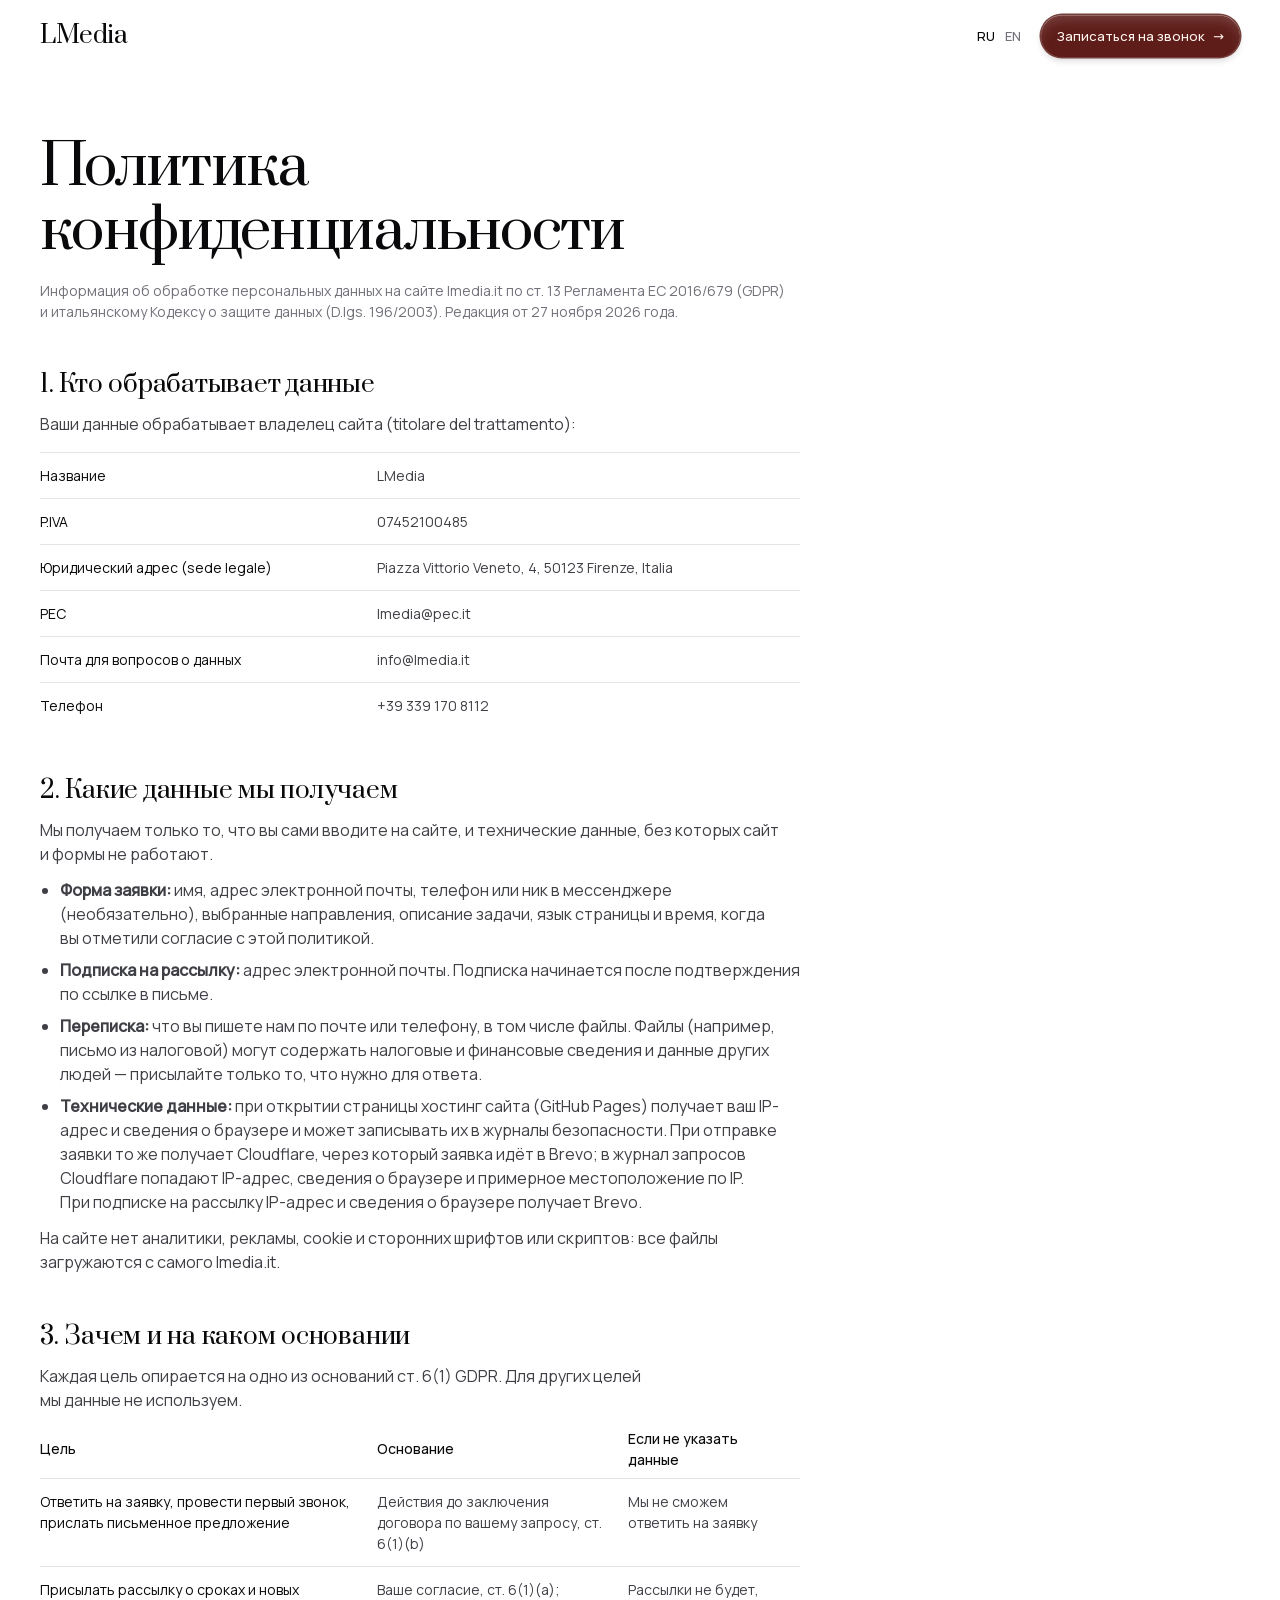
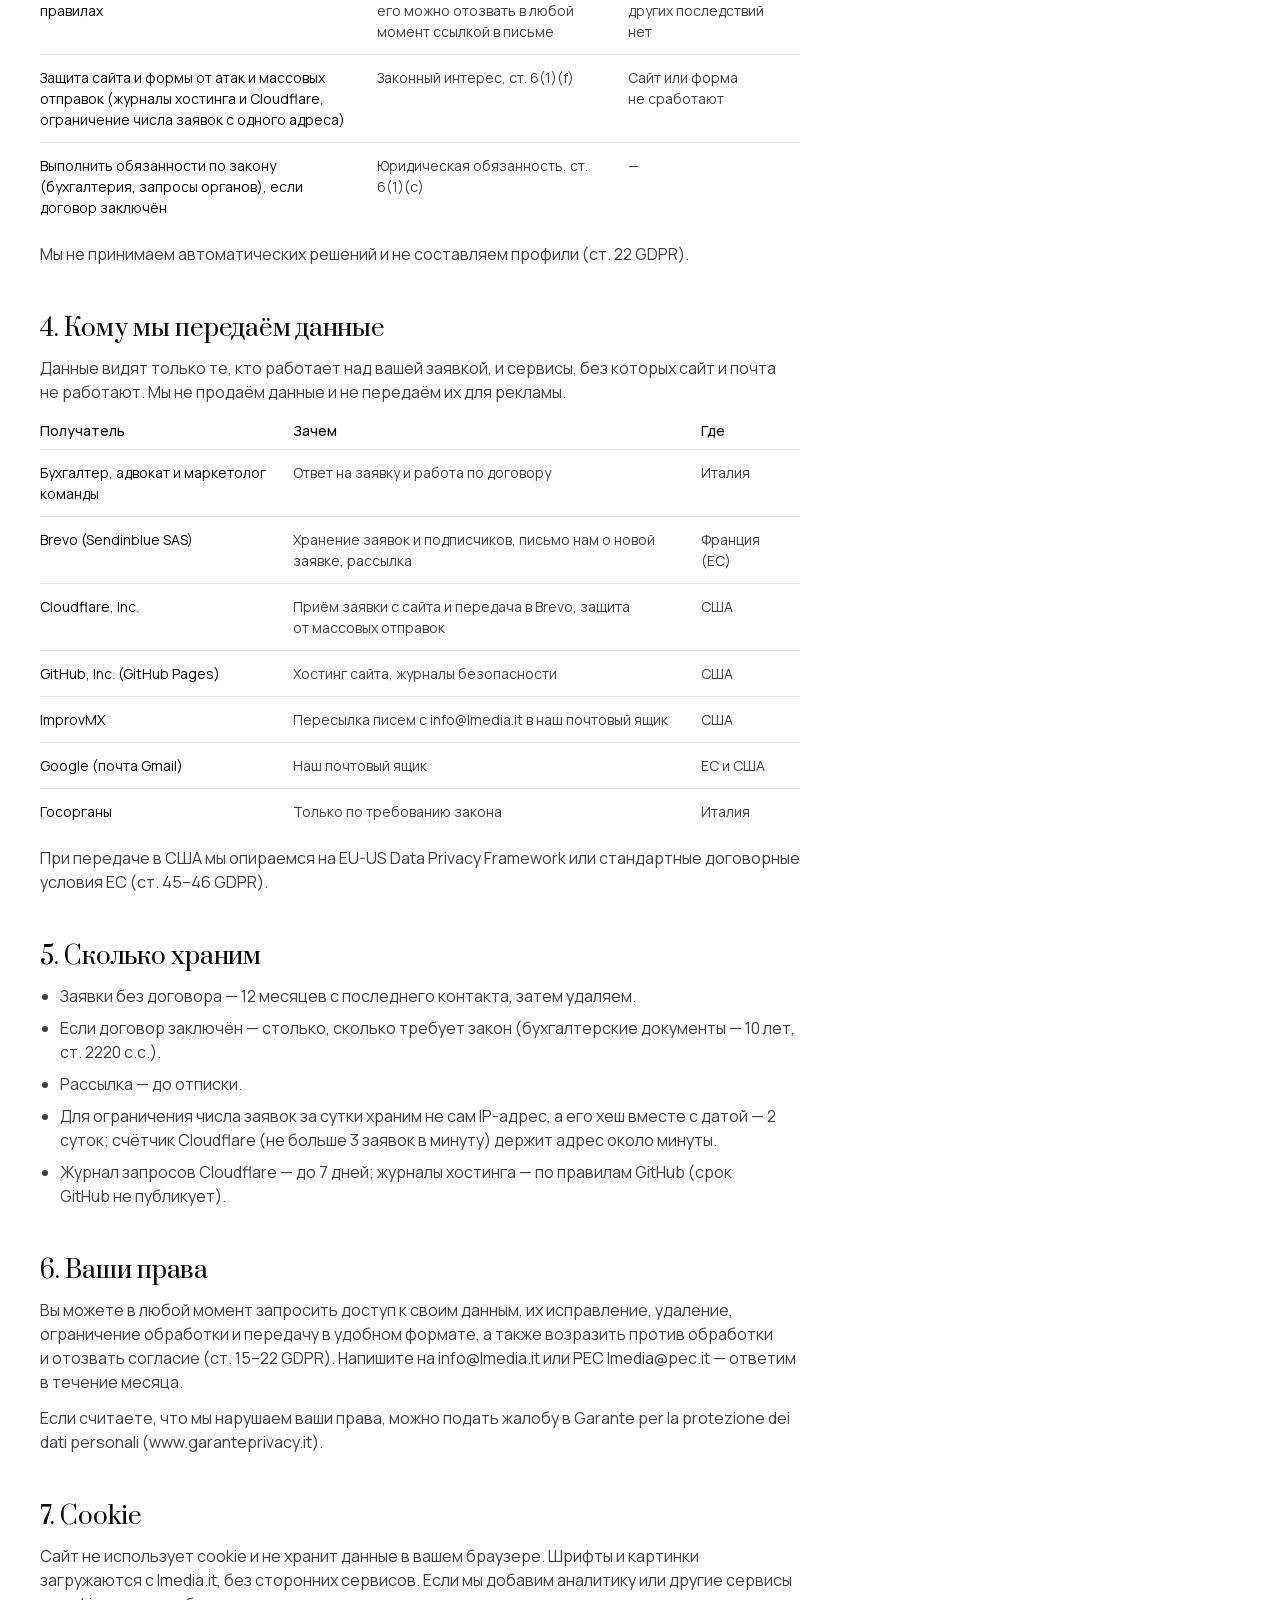
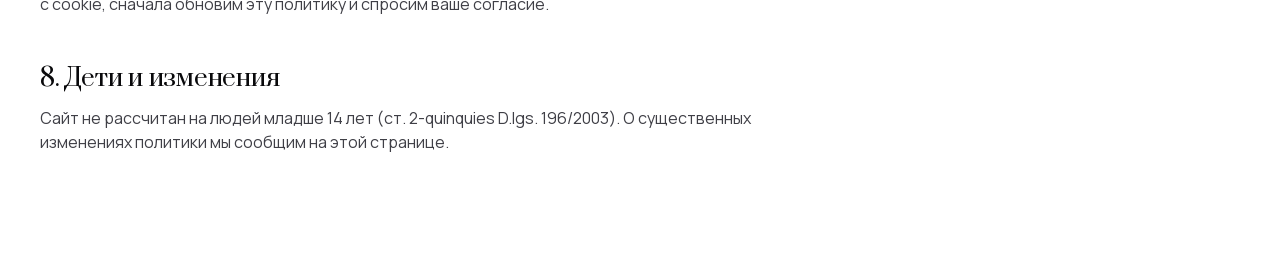
<file: privacy.html>
<!doctype html>
<html lang="ru">
<head>
<meta charset="utf-8">
<meta name="viewport" content="width=device-width, initial-scale=1">
<meta name="robots" content="noindex">
<title>Политика конфиденциальности — LMedia</title>
<link rel="alternate" hreflang="ru" href="https://lmedia.it/privacy.html">
<link rel="alternate" hreflang="en" href="https://lmedia.it/en/privacy.html">
<link rel="stylesheet" href="ds.css?v=4206b2fa09">
</head>
<body>
<!-- Источник: черновик в Claude Docs (artifact 9VXGHv7qoCQRgvpdfrgBaS) с фактами сайта на 27.11 (Brevo, Worker Cloudflare, без файлов в форме). Юристом не проверено. -->
<header class="hdr hdr--doc"><div class="wrap hdr__in">
  <a class="logo" href="./">LMedia</a>
  <div class="hdr__end">
    <div class="lang"><b>RU</b><a href="en/privacy.html" hreflang="en" lang="en">EN</a></div>
    <a class="btn btn--primary btn--pill" href="./#contact"><span class="btn__long">Записаться на звонок</span><span class="btn__short">Звонок</span></a>
  </div>
</div></header>
<main class="wrap"><article class="doc">
  <h1 class="h2">Политика конфиденциальности</h1>
  <p class="small">Информация об обработке персональных данных на сайте lmedia.it по ст. 13 Регламента ЕС 2016/679 (GDPR) и итальянскому Кодексу о защите данных (D.lgs. 196/2003). Редакция от 27 ноября 2026 года.</p>

  <h2 class="h3">1. Кто обрабатывает данные</h2>
  <p class="body">Ваши данные обрабатывает владелец сайта (titolare del trattamento):</p>
  <table>
    <tr><td>Название</td><td>LMedia</td></tr>
    <tr><td>P.IVA</td><td>07452100485</td></tr>
    <tr><td>Юридический адрес (sede legale)</td><td>Piazza Vittorio Veneto, 4, 50123 Firenze, Italia</td></tr>
    <tr><td>PEC</td><td>lmedia@pec.it</td></tr>
    <tr><td>Почта для вопросов о данных</td><td><a href="mailto:info@lmedia.it">info@lmedia.it</a></td></tr>
    <tr><td>Телефон</td><td><a href="tel:+393391708112">+39 339 170 8112</a></td></tr>
  </table>

  <h2 class="h3">2. Какие данные мы получаем</h2>
  <p class="body">Мы получаем только то, что вы сами вводите на сайте, и технические данные, без которых сайт и формы не работают.</p>
  <ul class="body">
    <li><b>Форма заявки:</b> имя, адрес электронной почты, телефон или ник в мессенджере (необязательно), выбранные направления, описание задачи, язык страницы и время, когда вы отметили согласие с этой политикой.</li>
    <li><b>Подписка на рассылку:</b> адрес электронной почты. Подписка начинается после подтверждения по ссылке в письме.</li>
    <li><b>Переписка:</b> что вы пишете нам по почте или телефону, в том числе файлы. Файлы (например, письмо из налоговой) могут содержать налоговые и финансовые сведения и данные других людей — присылайте только то, что нужно для ответа.</li>
    <li><b>Технические данные:</b> при открытии страницы хостинг сайта (GitHub Pages) получает ваш IP-адрес и сведения о браузере и может записывать их в журналы безопасности. При отправке заявки то же получает Cloudflare, через который заявка идёт в Brevo; в журнал запросов Cloudflare попадают IP-адрес, сведения о браузере и примерное местоположение по IP. При подписке на рассылку IP-адрес и сведения о браузере получает Brevo.</li>
  </ul>
  <p class="body">На сайте нет аналитики, рекламы, cookie и сторонних шрифтов или скриптов: все файлы загружаются с самого lmedia.it.</p>

  <h2 class="h3">3. Зачем и на каком основании</h2>
  <p class="body">Каждая цель опирается на одно из оснований ст. 6(1) GDPR. Для других целей мы данные не используем.</p>
  <table>
    <thead><tr><th>Цель</th><th>Основание</th><th>Если не указать данные</th></tr></thead>
    <tbody>
      <tr><td>Ответить на заявку, провести первый звонок, прислать письменное предложение</td><td>Действия до заключения договора по вашему запросу, ст. 6(1)(b)</td><td>Мы не сможем ответить на заявку</td></tr>
      <tr><td>Присылать рассылку о сроках и новых правилах</td><td>Ваше согласие, ст. 6(1)(a); его можно отозвать в любой момент ссылкой в письме</td><td>Рассылки не будет, других последствий нет</td></tr>
      <tr><td>Защита сайта и формы от атак и массовых отправок (журналы хостинга и Cloudflare, ограничение числа заявок с одного адреса)</td><td>Законный интерес, ст. 6(1)(f)</td><td>Сайт или форма не сработают</td></tr>
      <tr><td>Выполнить обязанности по закону (бухгалтерия, запросы органов), если договор заключён</td><td>Юридическая обязанность, ст. 6(1)(c)</td><td>—</td></tr>
    </tbody>
  </table>
  <p class="body">Мы не принимаем автоматических решений и не составляем профили (ст. 22 GDPR).</p>

  <h2 class="h3">4. Кому мы передаём данные</h2>
  <p class="body">Данные видят только те, кто работает над вашей заявкой, и сервисы, без которых сайт и почта не работают. Мы не продаём данные и не передаём их для рекламы.</p>
  <table>
    <thead><tr><th>Получатель</th><th>Зачем</th><th>Где</th></tr></thead>
    <tbody>
      <tr><td>Бухгалтер, адвокат и маркетолог команды</td><td>Ответ на заявку и работа по договору</td><td>Италия</td></tr>
      <tr><td>Brevo (Sendinblue SAS)</td><td>Хранение заявок и подписчиков, письмо нам о новой заявке, рассылка</td><td>Франция (ЕС)</td></tr>
      <tr><td>Cloudflare, Inc.</td><td>Приём заявки с сайта и передача в Brevo, защита от массовых отправок</td><td>США</td></tr>
      <tr><td>GitHub, Inc. (GitHub Pages)</td><td>Хостинг сайта, журналы безопасности</td><td>США</td></tr>
      <tr><td>ImprovMX</td><td>Пересылка писем с info@lmedia.it в наш почтовый ящик</td><td>США</td></tr>
      <tr><td>Google (почта Gmail)</td><td>Наш почтовый ящик</td><td>ЕС и США</td></tr>
      <tr><td>Госорганы</td><td>Только по требованию закона</td><td>Италия</td></tr>
    </tbody>
  </table>
  <p class="body">При передаче в США мы опираемся на EU-US Data Privacy Framework или стандартные договорные условия ЕС (ст. 45–46 GDPR).</p>

  <h2 class="h3">5. Сколько храним</h2>
  <ul class="body">
    <li>Заявки без договора — 12 месяцев с последнего контакта, затем удаляем.</li>
    <li>Если договор заключён — столько, сколько требует закон (бухгалтерские документы — 10 лет, ст. 2220 c.c.).</li>
    <li>Рассылка — до отписки.</li>
    <li>Для ограничения числа заявок за сутки храним не сам IP-адрес, а его хеш вместе с датой — 2 суток; счётчик Cloudflare (не больше 3 заявок в минуту) держит адрес около минуты.</li>
    <li>Журнал запросов Cloudflare — до 7 дней; журналы хостинга — по правилам GitHub (срок GitHub не публикует).</li>
  </ul>

  <h2 class="h3">6. Ваши права</h2>
  <p class="body">Вы можете в любой момент запросить доступ к своим данным, их исправление, удаление, ограничение обработки и передачу в удобном формате, а также возразить против обработки и отозвать согласие (ст. 15–22 GDPR). Напишите на <a href="mailto:info@lmedia.it">info@lmedia.it</a> или PEC lmedia@pec.it — ответим в течение месяца.</p>
  <p class="body">Если считаете, что мы нарушаем ваши права, можно подать жалобу в Garante per la protezione dei dati personali (<a href="https://www.garanteprivacy.it/" rel="noopener">www.garanteprivacy.it</a>).</p>

  <h2 class="h3">7. Cookie</h2>
  <p class="body">Сайт не использует cookie и не хранит данные в вашем браузере. Шрифты и картинки загружаются с lmedia.it, без сторонних сервисов. Если мы добавим аналитику или другие сервисы с cookie, сначала обновим эту политику и спросим ваше согласие.</p>

  <h2 class="h3">8. Дети и изменения</h2>
  <p class="body">Сайт не рассчитан на людей младше 14 лет (ст. 2-quinquies D.lgs. 196/2003). О существенных изменениях политики мы сообщим на этой странице.</p>
</article></main>
</body>
</html>
</file>
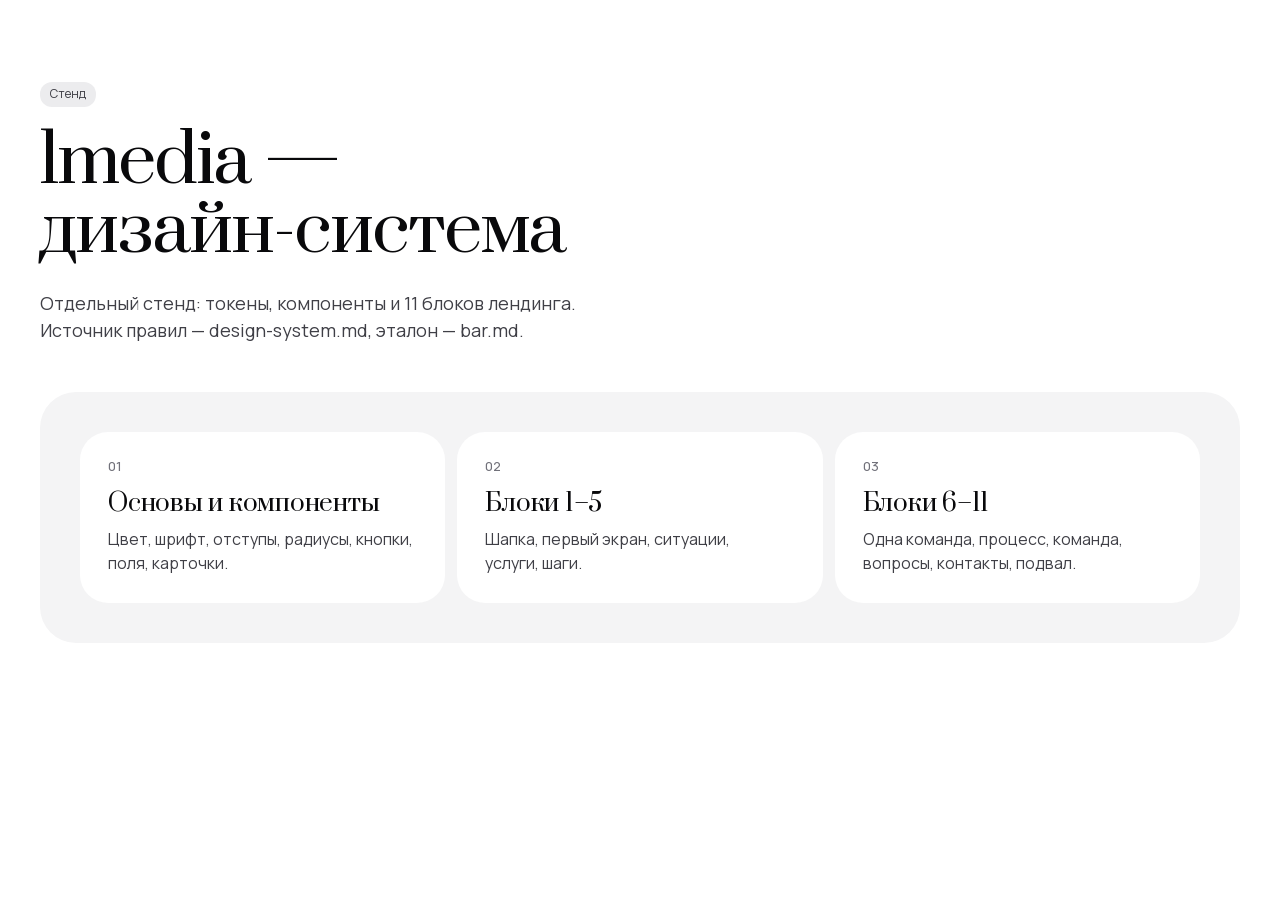
<file: stand.html>
<!DOCTYPE html>
<html lang="ru"><head><meta charset="utf-8"><meta name="viewport" content="width=device-width, initial-scale=1">
<meta name="robots" content="noindex"><title>lmedia — стенд дизайн-системы</title><link rel="stylesheet" href="ds.css?v=4206b2fa09"></head>
<body><main class="wrap" style="padding:80px 40px">
<span class="tag">Стенд</span><h1 class="display" style="margin-top:20px">lmedia —<br>дизайн-система</h1>
<p class="lead" style="margin-top:24px;max-width:560px">Отдельный стенд: токены, компоненты и 11 блоков лендинга. Источник правил — design-system.md, эталон — bar.md.</p>
<div class="panel" style="margin-top:48px"><div class="grid grid-3">
<a class="card" href="01-foundations.html"><div class="step__n">01</div><h2 class="h3" style="margin-top:16px">Основы и компоненты</h2><p class="body" style="margin-top:8px">Цвет, шрифт, отступы, радиусы, кнопки, поля, карточки.</p></a>
<a class="card" href="02-blocks-a.html"><div class="step__n">02</div><h2 class="h3" style="margin-top:16px">Блоки 1–5</h2><p class="body" style="margin-top:8px">Шапка, первый экран, ситуации, услуги, шаги.</p></a>
<a class="card" href="03-blocks-b.html"><div class="step__n">03</div><h2 class="h3" style="margin-top:16px">Блоки 6–11</h2><p class="body" style="margin-top:8px">Одна команда, процесс, команда, вопросы, контакты, подвал.</p></a>
</div></div>
</main></body></html>
</file>
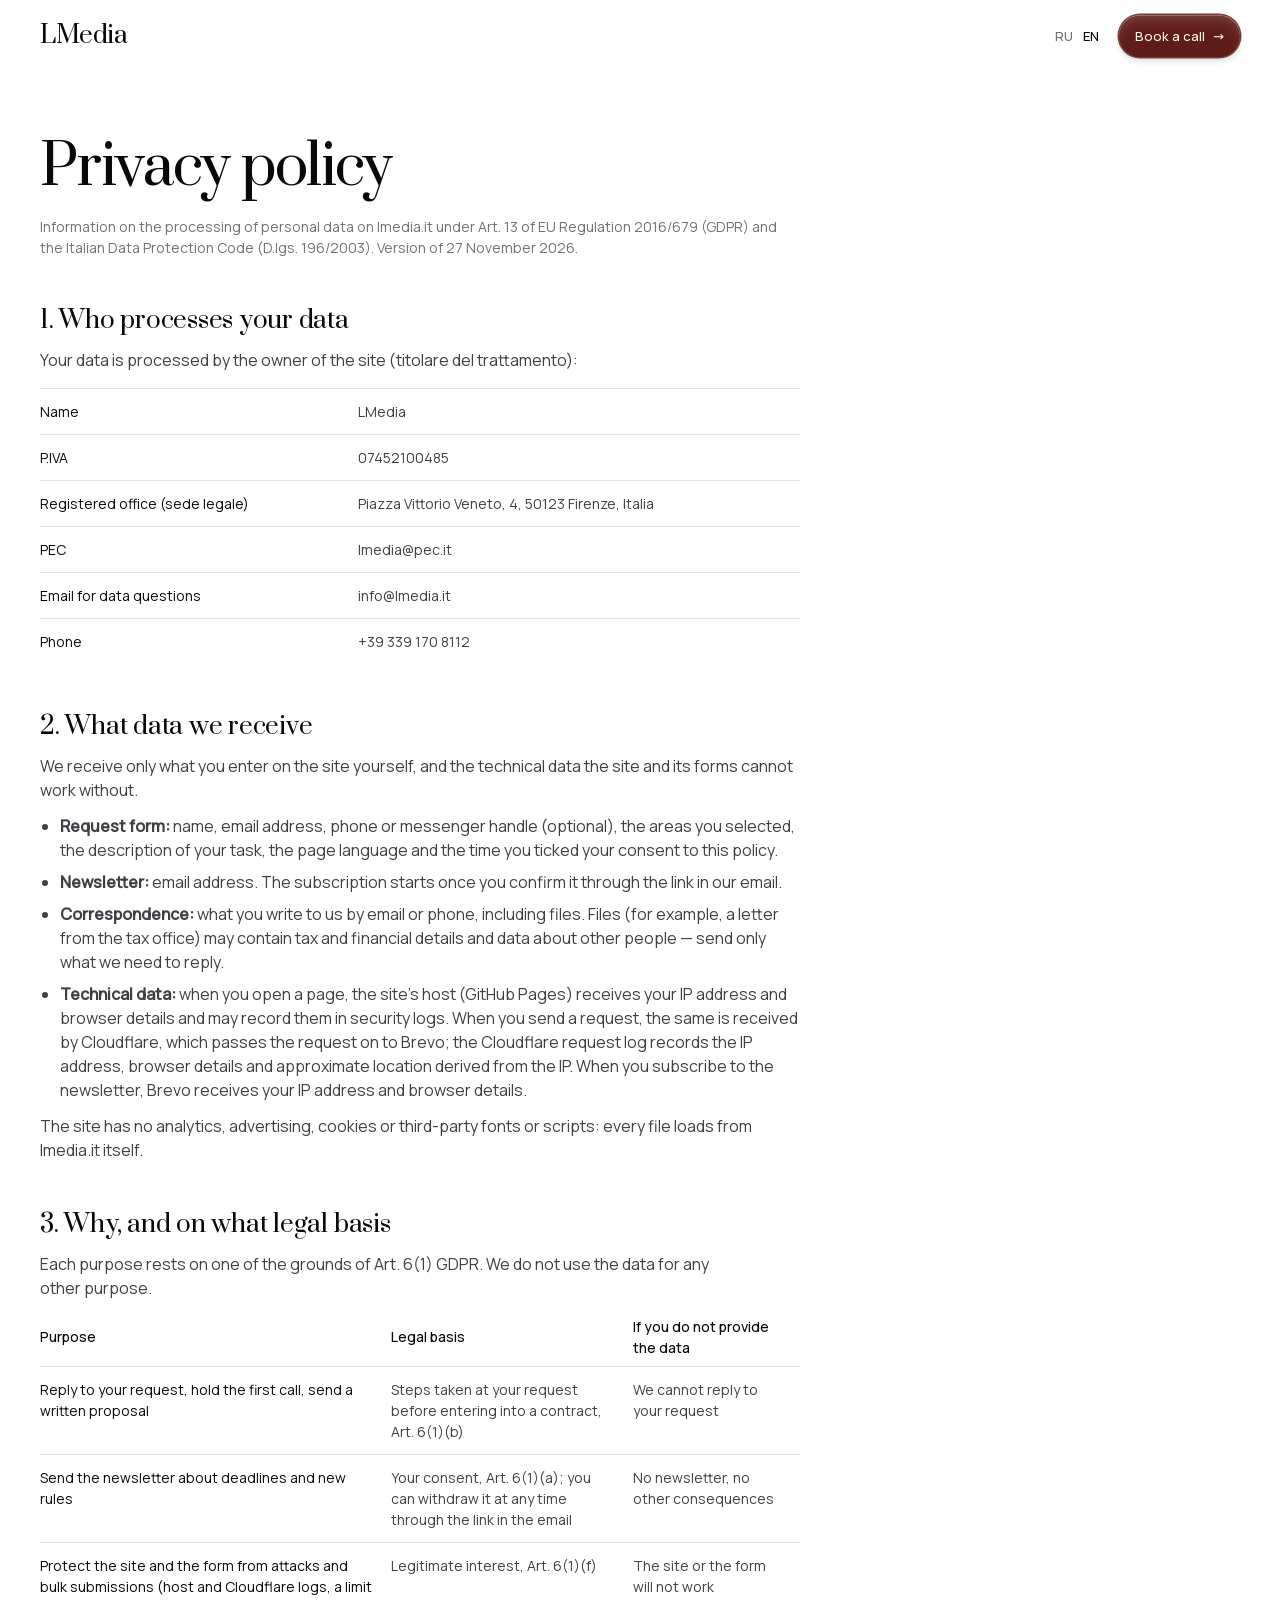
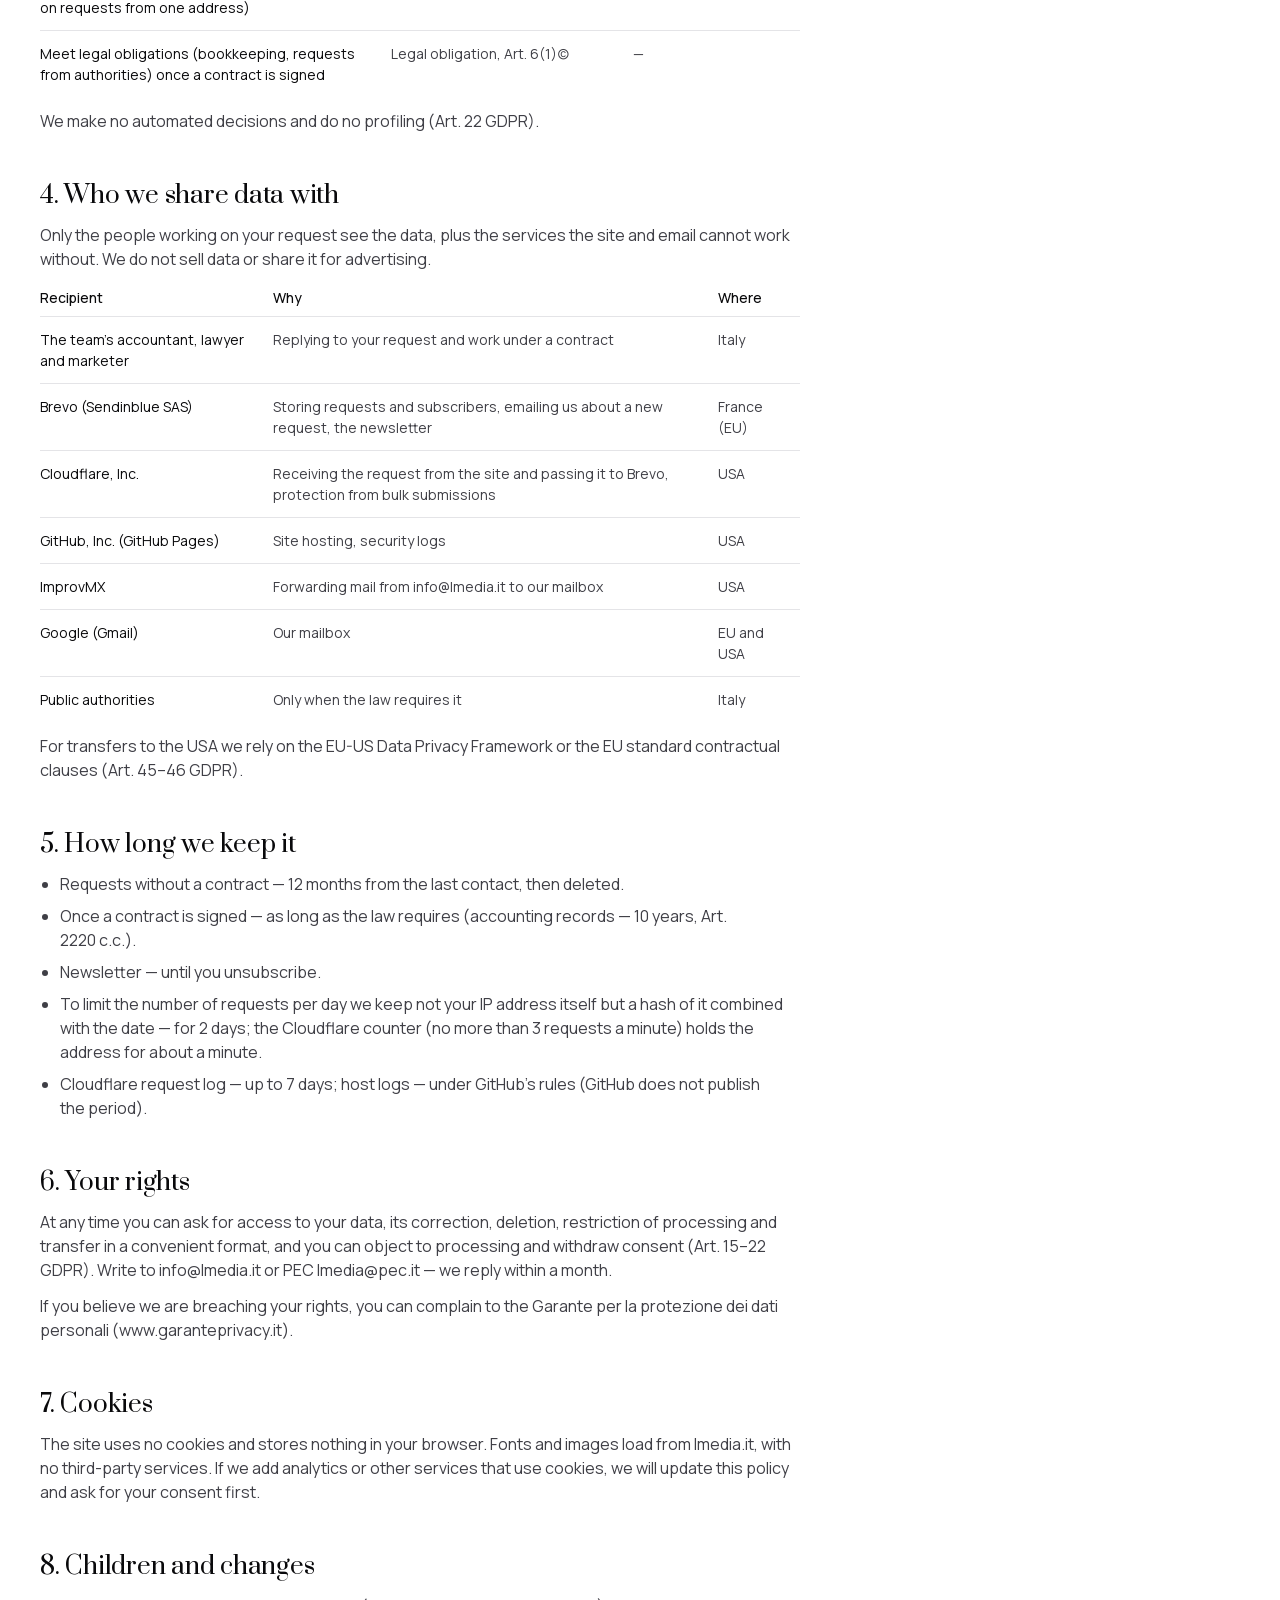
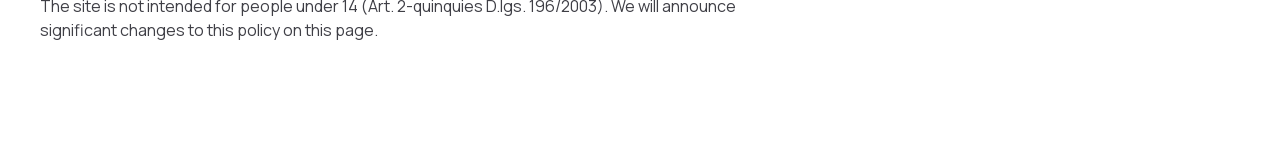
<file: en/privacy.html>
<!doctype html>
<html lang="en">
<head>
<meta charset="utf-8">
<meta name="viewport" content="width=device-width, initial-scale=1">
<meta name="robots" content="noindex">
<title>Privacy policy — LMedia</title>
<link rel="alternate" hreflang="ru" href="https://lmedia.it/privacy.html">
<link rel="alternate" hreflang="en" href="https://lmedia.it/en/privacy.html">
<link rel="stylesheet" href="../ds.css?v=4206b2fa09">
</head>
<body>
<!-- Source: the RU page stand/privacy.html (27.11), translated by hand; not reviewed by a lawyer. Keep both pages in step. -->
<header class="hdr hdr--doc"><div class="wrap hdr__in">
  <a class="logo" href="./">LMedia</a>
  <div class="hdr__end">
    <div class="lang"><a href="../privacy.html" hreflang="ru" lang="ru">RU</a><b>EN</b></div>
    <a class="btn btn--primary btn--pill" href="./#contact"><span class="btn__long">Book a call</span><span class="btn__short">Call</span></a>
  </div>
</div></header>
<main class="wrap"><article class="doc">
  <h1 class="h2">Privacy policy</h1>
  <p class="small">Information on the processing of personal data on lmedia.it under Art. 13 of EU Regulation 2016/679 (GDPR) and the Italian Data Protection Code (D.lgs. 196/2003). Version of 27 November 2026.</p>

  <h2 class="h3">1. Who processes your data</h2>
  <p class="body">Your data is processed by the owner of the site (titolare del trattamento):</p>
  <table>
    <tr><td>Name</td><td>LMedia</td></tr>
    <tr><td>P.IVA</td><td>07452100485</td></tr>
    <tr><td>Registered office (sede legale)</td><td>Piazza Vittorio Veneto, 4, 50123 Firenze, Italia</td></tr>
    <tr><td>PEC</td><td>lmedia@pec.it</td></tr>
    <tr><td>Email for data questions</td><td><a href="mailto:info@lmedia.it">info@lmedia.it</a></td></tr>
    <tr><td>Phone</td><td><a href="tel:+393391708112">+39 339 170 8112</a></td></tr>
  </table>

  <h2 class="h3">2. What data we receive</h2>
  <p class="body">We receive only what you enter on the site yourself, and the technical data the site and its forms cannot work without.</p>
  <ul class="body">
    <li><b>Request form:</b> name, email address, phone or messenger handle (optional), the areas you selected, the description of your task, the page language and the time you ticked your consent to this policy.</li>
    <li><b>Newsletter:</b> email address. The subscription starts once you confirm it through the link in our email.</li>
    <li><b>Correspondence:</b> what you write to us by email or phone, including files. Files (for example, a letter from the tax office) may contain tax and financial details and data about other people — send only what we need to reply.</li>
    <li><b>Technical data:</b> when you open a page, the site's host (GitHub Pages) receives your IP address and browser details and may record them in security logs. When you send a request, the same is received by Cloudflare, which passes the request on to Brevo; the Cloudflare request log records the IP address, browser details and approximate location derived from the IP. When you subscribe to the newsletter, Brevo receives your IP address and browser details.</li>
  </ul>
  <p class="body">The site has no analytics, advertising, cookies or third-party fonts or scripts: every file loads from lmedia.it itself.</p>

  <h2 class="h3">3. Why, and on what legal basis</h2>
  <p class="body">Each purpose rests on one of the grounds of Art. 6(1) GDPR. We do not use the data for any other purpose.</p>
  <table>
    <thead><tr><th>Purpose</th><th>Legal basis</th><th>If you do not provide the data</th></tr></thead>
    <tbody>
      <tr><td>Reply to your request, hold the first call, send a written proposal</td><td>Steps taken at your request before entering into a contract, Art. 6(1)(b)</td><td>We cannot reply to your request</td></tr>
      <tr><td>Send the newsletter about deadlines and new rules</td><td>Your consent, Art. 6(1)(a); you can withdraw it at any time through the link in the email</td><td>No newsletter, no other consequences</td></tr>
      <tr><td>Protect the site and the form from attacks and bulk submissions (host and Cloudflare logs, a limit on requests from one address)</td><td>Legitimate interest, Art. 6(1)(f)</td><td>The site or the form will not work</td></tr>
      <tr><td>Meet legal obligations (bookkeeping, requests from authorities) once a contract is signed</td><td>Legal obligation, Art. 6(1)(c)</td><td>—</td></tr>
    </tbody>
  </table>
  <p class="body">We make no automated decisions and do no profiling (Art. 22 GDPR).</p>

  <h2 class="h3">4. Who we share data with</h2>
  <p class="body">Only the people working on your request see the data, plus the services the site and email cannot work without. We do not sell data or share it for advertising.</p>
  <table>
    <thead><tr><th>Recipient</th><th>Why</th><th>Where</th></tr></thead>
    <tbody>
      <tr><td>The team's accountant, lawyer and marketer</td><td>Replying to your request and work under a contract</td><td>Italy</td></tr>
      <tr><td>Brevo (Sendinblue SAS)</td><td>Storing requests and subscribers, emailing us about a new request, the newsletter</td><td>France (EU)</td></tr>
      <tr><td>Cloudflare, Inc.</td><td>Receiving the request from the site and passing it to Brevo, protection from bulk submissions</td><td>USA</td></tr>
      <tr><td>GitHub, Inc. (GitHub Pages)</td><td>Site hosting, security logs</td><td>USA</td></tr>
      <tr><td>ImprovMX</td><td>Forwarding mail from info@lmedia.it to our mailbox</td><td>USA</td></tr>
      <tr><td>Google (Gmail)</td><td>Our mailbox</td><td>EU and USA</td></tr>
      <tr><td>Public authorities</td><td>Only when the law requires it</td><td>Italy</td></tr>
    </tbody>
  </table>
  <p class="body">For transfers to the USA we rely on the EU-US Data Privacy Framework or the EU standard contractual clauses (Art. 45–46 GDPR).</p>

  <h2 class="h3">5. How long we keep it</h2>
  <ul class="body">
    <li>Requests without a contract — 12 months from the last contact, then deleted.</li>
    <li>Once a contract is signed — as long as the law requires (accounting records — 10 years, Art. 2220 c.c.).</li>
    <li>Newsletter — until you unsubscribe.</li>
    <li>To limit the number of requests per day we keep not your IP address itself but a hash of it combined with the date — for 2 days; the Cloudflare counter (no more than 3 requests a minute) holds the address for about a minute.</li>
    <li>Cloudflare request log — up to 7 days; host logs — under GitHub's rules (GitHub does not publish the period).</li>
  </ul>

  <h2 class="h3">6. Your rights</h2>
  <p class="body">At any time you can ask for access to your data, its correction, deletion, restriction of processing and transfer in a convenient format, and you can object to processing and withdraw consent (Art. 15–22 GDPR). Write to <a href="mailto:info@lmedia.it">info@lmedia.it</a> or PEC lmedia@pec.it — we reply within a month.</p>
  <p class="body">If you believe we are breaching your rights, you can complain to the Garante per la protezione dei dati personali (<a href="https://www.garanteprivacy.it/" rel="noopener">www.garanteprivacy.it</a>).</p>

  <h2 class="h3">7. Cookies</h2>
  <p class="body">The site uses no cookies and stores nothing in your browser. Fonts and images load from lmedia.it, with no third-party services. If we add analytics or other services that use cookies, we will update this policy and ask for your consent first.</p>

  <h2 class="h3">8. Children and changes</h2>
  <p class="body">The site is not intended for people under 14 (Art. 2-quinquies D.lgs. 196/2003). We will announce significant changes to this policy on this page.</p>
</article></main>
</body>
</html>
</file>
<file: ds.css>
/* lmedia design system — tokens and components. Source of truth: design-system.md */
/* Manrope — свои файлы (владелец 27.11: без запросов к Google Fonts; OFL, fonts/OFL-manrope.txt). Наборы и unicode-range — как отдаёт Google */
@font-face { font-family: 'Manrope'; font-style: normal; font-weight: 400; font-display: swap; src: url("fonts/manrope-cyrillic-ext.woff2") format('woff2'); unicode-range: U+0460-052F, U+1C80-1C8A, U+20B4, U+2DE0-2DFF, U+A640-A69F, U+FE2E-FE2F;}
@font-face { font-family: 'Manrope'; font-style: normal; font-weight: 400; font-display: swap; src: url("fonts/manrope-cyrillic.woff2") format('woff2'); unicode-range: U+0301, U+0400-045F, U+0490-0491, U+04B0-04B1, U+2116;}
@font-face { font-family: 'Manrope'; font-style: normal; font-weight: 400; font-display: swap; src: url("fonts/manrope-greek.woff2") format('woff2'); unicode-range: U+0370-0377, U+037A-037F, U+0384-038A, U+038C, U+038E-03A1, U+03A3-03FF;}
@font-face { font-family: 'Manrope'; font-style: normal; font-weight: 400; font-display: swap; src: url("fonts/manrope-vietnamese.woff2") format('woff2'); unicode-range: U+0102-0103, U+0110-0111, U+0128-0129, U+0168-0169, U+01A0-01A1, U+01AF-01B0, U+0300-0301, U+0303-0304, U+0308-0309, U+0323, U+0329, U+1EA0-1EF9, U+20AB;}
@font-face { font-family: 'Manrope'; font-style: normal; font-weight: 400; font-display: swap; src: url("fonts/manrope-latin-ext.woff2") format('woff2'); unicode-range: U+0100-02BA, U+02BD-02C5, U+02C7-02CC, U+02CE-02D7, U+02DD-02FF, U+0304, U+0308, U+0329, U+1D00-1DBF, U+1E00-1E9F, U+1EF2-1EFF, U+2020, U+20A0-20AB, U+20AD-20C4, U+2113, U+2C60-2C7F, U+A720-A7FF;}
@font-face { font-family: 'Manrope'; font-style: normal; font-weight: 400; font-display: swap; src: url("fonts/manrope-latin.woff2") format('woff2'); unicode-range: U+0000-00FF, U+0131, U+0152-0153, U+02BB-02BC, U+02C6, U+02DA, U+02DC, U+0304, U+0308, U+0329, U+2000-206F, U+20AC, U+2122, U+2191, U+2193, U+2212, U+2215, U+FEFF, U+FFFD;}
@font-face { font-family: 'Manrope'; font-style: normal; font-weight: 500; font-display: swap; src: url("fonts/manrope-cyrillic-ext.woff2") format('woff2'); unicode-range: U+0460-052F, U+1C80-1C8A, U+20B4, U+2DE0-2DFF, U+A640-A69F, U+FE2E-FE2F;}
@font-face { font-family: 'Manrope'; font-style: normal; font-weight: 500; font-display: swap; src: url("fonts/manrope-cyrillic.woff2") format('woff2'); unicode-range: U+0301, U+0400-045F, U+0490-0491, U+04B0-04B1, U+2116;}
@font-face { font-family: 'Manrope'; font-style: normal; font-weight: 500; font-display: swap; src: url("fonts/manrope-greek.woff2") format('woff2'); unicode-range: U+0370-0377, U+037A-037F, U+0384-038A, U+038C, U+038E-03A1, U+03A3-03FF;}
@font-face { font-family: 'Manrope'; font-style: normal; font-weight: 500; font-display: swap; src: url("fonts/manrope-vietnamese.woff2") format('woff2'); unicode-range: U+0102-0103, U+0110-0111, U+0128-0129, U+0168-0169, U+01A0-01A1, U+01AF-01B0, U+0300-0301, U+0303-0304, U+0308-0309, U+0323, U+0329, U+1EA0-1EF9, U+20AB;}
@font-face { font-family: 'Manrope'; font-style: normal; font-weight: 500; font-display: swap; src: url("fonts/manrope-latin-ext.woff2") format('woff2'); unicode-range: U+0100-02BA, U+02BD-02C5, U+02C7-02CC, U+02CE-02D7, U+02DD-02FF, U+0304, U+0308, U+0329, U+1D00-1DBF, U+1E00-1E9F, U+1EF2-1EFF, U+2020, U+20A0-20AB, U+20AD-20C4, U+2113, U+2C60-2C7F, U+A720-A7FF;}
@font-face { font-family: 'Manrope'; font-style: normal; font-weight: 500; font-display: swap; src: url("fonts/manrope-latin.woff2") format('woff2'); unicode-range: U+0000-00FF, U+0131, U+0152-0153, U+02BB-02BC, U+02C6, U+02DA, U+02DC, U+0304, U+0308, U+0329, U+2000-206F, U+20AC, U+2122, U+2191, U+2193, U+2212, U+2215, U+FEFF, U+FFFD;}
/* Prata — свой файл, как Anton (владелец 08.11: «свой файл»): без Google опускание 54 не разъедется. SIL OFL 1.1 — fonts/OFL-prata.txt.
   Подмножества Google Fonts v22: кириллица и латиница. */
@font-face { font-family: "Prata"; font-style: normal; font-weight: 400; font-display: swap; src: url("fonts/prata-cyrillic.woff2") format("woff2");
  unicode-range: U+0301, U+0400-045F, U+0490-0491, U+04B0-04B1, U+2116; }
@font-face { font-family: "Prata"; font-style: normal; font-weight: 400; font-display: swap; src: url("fonts/prata-latin.woff2") format("woff2");
  unicode-range: U+0000-00FF, U+0131, U+0152-0153, U+02BB-02BC, U+02C6, U+02DA, U+02DC, U+0304, U+0308, U+0329, U+2000-206F, U+20AC, U+2122, U+2191, U+2193, U+2212, U+2215, U+FEFF, U+FFFD; }

:root {
  --ink: #09090b;
  --text: #3f3f46;
  --text-2: #27272a;
  --meta: #71717a;
  --faint: #a1a1aa;
  --line: #e4e4e7;
  --tag: #ececee;
  --panel: #f4f4f5;
  --card: #ffffff;
  --slot: #d4d4d8;
  --ember: #ff5a00;
  --ember-soft: #f6cdb7;
  --wine: #5e1d19;        /* главная кнопка и переключатель FAQ (владелец 08.11, стенд variant-wine-fix) */
  --on-wine: #fef6ee;
  --wine-hover: #723935;

  --font: "Manrope", system-ui, sans-serif;
  --font-head: "Prata", serif;   /* заголовки, одно начертание 400 (владелец 08.11) */

  --r-panel: 36px;
  --r-card: 28px;
  --r-small: 24px;
  --r-ctl: 14px;
  --r-tag: 12px;
  --r-full: 9999px;

  --container: 1200px;
  --gutter: 40px;
  --section: 120px;
  --pad-card: 28px;
  --gap-card: 12px;

  --shadow-btn: inset 0 .5px 0 rgba(255,255,255,.5), inset 0 9px 14px -5px rgba(169,135,133,.4),
                0 0 0 1.5px #77403c, 0 4px 6px rgba(0,0,0,.14);
}

@media (max-width: 640px) {
  :root { --gutter: 20px; --section: 80px; --pad-card: 20px; }
}

* { box-sizing: border-box; }
[hidden] { display: none !important; }   /* hidden сильнее display компонентов (.form-msg, .field__error — flex) */
html { -webkit-text-size-adjust: 100%; }
body {
  margin: 0; background: var(--card); color: var(--text);
  font: 400 16px/1.5 var(--font); -webkit-font-smoothing: antialiased;
}
h1, h2, h3, p, ul, ol { margin: 0; }
h1, h2, h3, .h2, .h3, .display { text-wrap: balance; }
p, li, .step__t { text-wrap: pretty; }
ul, ol { padding: 0; list-style: none; }
a { color: inherit; text-decoration: none; }

/* ---------- type ---------- */
.display { font-family: var(--font-head); font-size: 68px; line-height: 1.02; letter-spacing: -0.03em; font-weight: 400; color: var(--ink); }
.h2      { font-family: var(--font-head); font-size: 56px; line-height: 1.14; letter-spacing: -0.03em; font-weight: 400; color: var(--ink); }
.h3      { font-family: var(--font-head); font-size: 24px; line-height: 1.25; letter-spacing: -0.01em; font-weight: 400; color: var(--ink); }
.lead    { font-size: 18px; line-height: 1.5; color: var(--text); }
.panel .lead { color: var(--text-2); }
.body    { font-size: 16px; line-height: 1.5; color: var(--text); }
.small   { font-size: 14px; line-height: 1.5; color: var(--meta); }
.label   { font-size: 13px; line-height: 1; font-weight: 500; }
.caption { font-size: 12px; line-height: 1.4; color: var(--meta); }
@media (max-width: 640px) {
  .display { font-size: 40px; }
  .h2 { font-size: 34px; }
  .h3 { font-size: 20px; }
  .lead { font-size: 17px; }
  .display br:not(.m), .h2 br:not(.m) { display: none; }
}

/* ---------- layout ---------- */
.wrap { max-width: calc(var(--container) + 2 * var(--gutter)); margin: 0 auto; padding: 0 var(--gutter); }
.section { padding-bottom: var(--section); }
.sec-head { display: grid; grid-template-columns: 1fr minmax(0, 520px); gap: 40px; align-items: start; margin-bottom: 48px; }
.sec-head__aside { padding-top: 54px; }   /* по буквам Prata: строчные лида вровень со строчными H2 */
.sec-head .h2 { margin-right: -4px; }      /* заголовку шапки можно зайти на 4 за свою колонку (Prata шире Manrope) */
.side { display: grid; grid-template-columns: minmax(0, 400px) 1fr; gap: 64px; align-items: start; }
.side__col { display: grid; gap: 20px; justify-items: start; }
@media (max-width: 900px) { .side { grid-template-columns: 1fr; gap: 32px; } }
.sec-head .tag, .hero .tag { display: table; margin-bottom: 20px; }
.sec-head__aside { display: grid; gap: 20px; justify-items: start; }
@media (max-width: 900px) { .sec-head { grid-template-columns: 1fr; gap: 20px; margin-bottom: 32px; } .sec-head__aside { padding-top: 0; } }

.panel { background: var(--panel); border-radius: var(--r-panel); padding: 40px; }
.panel--pad { padding: 48px; }
@media (max-width: 640px) { .panel { padding: 12px; } .panel--pad { padding: 20px; } }
.grid { display: grid; gap: var(--gap-card); }
.grid-3 { grid-template-columns: repeat(3, 1fr); }
.grid-2 { grid-template-columns: repeat(2, 1fr); }
.grid-4 { grid-template-columns: repeat(4, 1fr); }
@media (max-width: 900px) { .grid-3, .grid-4 { grid-template-columns: 1fr 1fr; } }
@media (max-width: 640px) { .grid-3, .grid-2, .grid-4 { grid-template-columns: 1fr; } }

/* ---------- components ---------- */
.btn {
  display: inline-flex; align-items: center; gap: 8px; height: 42px; padding: 12px 16px;
  border-radius: var(--r-ctl); font: 500 13px/1 var(--font); cursor: pointer; border: 0; white-space: nowrap;
}
.btn::after { content: "→"; }
.btn--primary { background: var(--wine); color: var(--on-wine); box-shadow: var(--shadow-btn); }
.btn--primary:hover, .btn--primary.is-hover { background: var(--wine-hover); }
.btn:disabled, .btn.is-disabled { background: var(--tag); color: var(--faint); box-shadow: none; cursor: default; }
.btn:focus-visible, .chip:focus-visible, .input:focus-visible, .textarea:focus-visible, .link:focus-visible, .is-focus { outline: 2px solid var(--ink); outline-offset: 2px; }
.btn--secondary { background: #fff; color: var(--ink); box-shadow: inset 0 0 0 1px var(--line); }
.btn--secondary::after { content: none; }
.btn--secondary:hover, .btn--secondary.is-hover { background: var(--panel); }
.btn--pill { border-radius: var(--r-full); }
.link { font: 500 14px/1.4 var(--font); color: var(--ink); }
.link::after { content: " →"; }
.link:hover, .link.is-hover { text-decoration: underline; text-underline-offset: 3px; text-decoration-thickness: 1px; }
.chip.is-hover { background: var(--panel); box-shadow: inset 0 0 0 1px var(--line); }
.check:hover .check__box, .check__box.is-hover { border-color: var(--text); }
.acc__q { cursor: pointer; }
.acc__q:hover .acc__t, .acc__q.is-hover .acc__t { background: var(--line); }
.acc--open .acc__q:hover .acc__t, .acc[open] .acc__q:hover .acc__t { background: var(--wine-hover); }

.tag { display: inline-block; background: var(--tag); color: var(--text); font-size: 12px; line-height: 1.4;
       padding: 4px 10px; border-radius: var(--r-tag); }
.badge { display: inline-flex; align-items: center; gap: 8px; font-size: 12px; line-height: 1.4; color: var(--text); }
.badge::before { content: ""; width: 6px; height: 6px; border-radius: 50%; background: var(--ember); }
.badge--fill { background: var(--ember); color: #fff; font-weight: 500; padding: 4px 10px; border-radius: var(--r-tag); }
.badge--fill::before { content: none; }

.card { background: var(--card); border-radius: var(--r-card); padding: var(--pad-card); }
.card-sm { background: var(--card); border-radius: var(--r-small); padding: 24px; box-shadow: inset 0 0 0 1px var(--line); }
.card .h3 + .body, .card-sm .h3 + .body { margin-top: 12px; }
.card__tags { display: flex; flex-wrap: wrap; gap: 8px; margin-top: 20px; }

.slot { background: var(--slot); border-radius: var(--r-card); position: relative; }
.card > .slot:first-child { margin: calc(-1 * var(--pad-card)) calc(-1 * var(--pad-card)) var(--pad-card); border-radius: var(--r-card) var(--r-card) 0 0; }
.slot__cap { position: absolute; left: 16px; bottom: 14px; font-size: 12px; color: var(--meta); }

.field { display: grid; gap: 8px; }
.field__label { font: 500 13px/1 var(--font); color: var(--ink); }
.input, .textarea {
  width: 100%; height: 44px; padding: 12px 16px; border-radius: var(--r-ctl); background: #fff;
  border: 1px solid var(--line); font: 400 16px/1.25 var(--font); color: var(--ink);
}
.input::placeholder, .textarea::placeholder { color: var(--faint); }
.textarea { height: 120px; resize: vertical; }
.field__error { display: flex; align-items: center; gap: 8px; font-size: 13px; color: var(--text); }
.field__error::before { content: ""; width: 6px; height: 6px; border-radius: 50%; background: var(--ember); flex: none; }
.input--error { border-color: var(--text); }
.input:focus, .textarea:focus, .input.is-focus { border-color: var(--ink); }

.chips { display: flex; flex-wrap: wrap; gap: 8px; }
.chip { display: inline-flex; align-items: center; height: 36px; padding: 0 14px; border-radius: var(--r-tag);
        background: var(--tag); color: var(--text); font-size: 14px; }
.chip:hover { background: var(--panel); box-shadow: inset 0 0 0 1px var(--line); }
button.chip { border: 0; font-family: var(--font); cursor: pointer; }   /* вариант-кнопка в форме заявки */
.chip--on, .chip--on:hover { background: var(--ink); color: #fff; box-shadow: none; }
.chip--on::before { content: "✓"; margin-right: 6px; }

.check { display: flex; gap: 12px; align-items: flex-start; font-size: 14px; color: var(--text); position: relative; cursor: pointer; }
/* настоящий флажок: input прозрачный поверх .check__box, вид — у соседа */
.check__in { position: absolute; left: 0; top: 1px; width: 18px; height: 18px; margin: 0; opacity: 0; cursor: pointer; }
.check__in:focus-visible + .check__box { outline: 2px solid var(--ink); outline-offset: 2px; }
.check__in[aria-invalid] + .check__box { border-color: var(--text); }
.check__box { flex: none; width: 18px; height: 18px; border-radius: 6px; border: 1px solid var(--faint); margin-top: 1px; background: #fff; }
.check__box--on, .check__in:checked + .check__box { background: var(--ink) url("data:image/svg+xml,%3Csvg xmlns='http://www.w3.org/2000/svg' viewBox='0 0 18 18'%3E%3Cpath d='M5 9.2l2.6 2.6L13 6.4' fill='none' stroke='%23fff' stroke-width='1.6' stroke-linecap='round' stroke-linejoin='round'/%3E%3C/svg%3E") center/18px no-repeat; border-color: var(--ink); }
.check u, .check__link { color: inherit; text-decoration: underline; text-decoration-color: var(--faint); text-underline-offset: 3px; } /* ссылка на политику — вид прежнего <u> (27.11) */

.acc { border-top: 1px solid var(--line); }
.acc:last-child { border-bottom: 1px solid var(--line); }
.acc__q { display: flex; justify-content: space-between; align-items: center; gap: 24px; padding: 22px 0;
          font-family: var(--font-head); font-size: 20px; font-weight: 400; color: var(--ink); }
.acc__t { flex: none; width: 28px; height: 28px; border-radius: 50%; background: var(--tag); position: relative; font-size: 0; margin-right: 4px; }
.acc__t::before, .acc__t::after { content: ""; position: absolute; left: 50%; top: 50%; width: 12px; height: 1.5px; margin: -0.75px 0 0 -6px; background: var(--wine); border-radius: 1px; }
.acc__t::after { transform: rotate(90deg); }
.acc--open .acc__t, .acc[open] .acc__t { background: var(--wine); }
.acc--open .acc__t::before, .acc[open] .acc__t::before { background: var(--on-wine); }
.acc--open .acc__t::after, .acc[open] .acc__t::after { display: none; }
.acc__a { padding: 0 52px 24px 0; font-size: 16px; line-height: 1.5; color: var(--text); }
div.acc:not(.acc--open) .acc__a { display: none; }
/* на лендинге пункт — details/summary: открывается кликом и с клавиатуры без скрипта; маркер браузера убран */
summary.acc__q { list-style: none; }
summary.acc__q::-webkit-details-marker { display: none; }

.stat { border-top: 1px solid var(--line); padding-top: 20px; }
.stat__n { font-size: 32px; line-height: 1.2; color: var(--ink); letter-spacing: -0.01em; }
.stat__l { margin-top: 8px; font-size: 14px; color: var(--meta); }

.step__n { font: 500 13px/1 var(--font); color: var(--meta); }
.step__t { margin-top: 16px; font-family: var(--font-head); font-size: 20px; line-height: 1.35; font-weight: 400; color: var(--ink); }
@media (max-width: 640px) { .step__t, .acc__q { font-size: 18px; } }
.step__d { margin-top: 8px; font-size: 16px; line-height: 1.5; color: var(--text); }
.step .tag, .step__d + .tag { margin-top: 14px; }

.ph { color: var(--meta); }

/* header / footer */
html { scroll-padding-top: 72px; } /* = высота шапки .hdr__in: пункты меню не прячут заголовок под липкой шапкой (владелец 27.11) */
.hdr { position: sticky; top: 0; z-index: 10; background: rgba(255,255,255,.92); backdrop-filter: blur(8px); }
.hdr__in { display: flex; align-items: center; justify-content: space-between; height: 72px; gap: 24px; position: relative; }
@media (min-width: 901px) { .nav { position: absolute; left: 50%; transform: translateX(-50%); } }
.logo { font-family: var(--font-head); font-size: 24px; font-weight: 400; letter-spacing: -0.02em; color: var(--ink); } /* Prata, как заголовки (владелец 27.11) */
.nav { display: flex; gap: 28px; font-size: 14px; color: var(--text); }
.hdr__end { display: flex; align-items: center; gap: 20px; }
.lang { display: flex; gap: 10px; font: 500 13px/1 var(--font); color: var(--meta); }
.lang b { color: var(--ink); font-weight: 500; }
.lang a { color: var(--meta); text-decoration: none; }
.lang a:hover { color: var(--ink); }
/* меню телефона (кит, «Открытое меню»): белая панель под шапкой; ссылки 16/400 --ink через 14; языки — через 6 после ссылок */
.menu { display: none; }
.btn--menu[aria-expanded="true"] .menu__open, .btn--menu[aria-expanded="false"] .menu__close { display: none; }
@media (max-width: 640px) {
  .menu:not([hidden]) { display: grid; gap: 14px; justify-items: start; padding: 20px 20px 28px; background: #fff; font-size: 16px; }
  .menu a { color: var(--ink); text-decoration: none; }
  .hdr .menu .lang { display: flex; margin-top: 6px; }
  .hdr .menu .lang a { color: var(--meta); }
}
@media (max-width: 900px) { .nav { display: none; } }
.btn__short, .btn--menu { display: none; }
@media (max-width: 640px) { .hdr__end { gap: 8px; } .hdr__end .btn { padding: 12px 14px; } .btn__long, .hdr .lang { display: none; } .btn__short { display: inline; } .btn--menu { display: inline-flex; } }

.ftr { background: var(--panel); border-radius: var(--r-panel) var(--r-panel) 0 0; padding: 64px 0 32px; }
.ftr__grid { display: grid; grid-template-columns: 1.4fr 1fr 1fr 1fr; gap: 40px; }
.ftr__col { display: grid; gap: 10px; align-content: start; font-size: 14px; color: var(--text); }
.ftr__col--brand { gap: 16px; }
.ftr__h { font: 500 13px/1 var(--font); color: var(--ink); margin-bottom: 6px; }
.ftr__legal { margin-top: 56px; padding-top: 20px; border-top: 1px solid var(--line); display: flex;
              flex-wrap: wrap; justify-content: space-between; gap: 12px; font-size: 12px; color: var(--meta); }
.ftr__legal a { color: inherit; text-decoration: underline; text-decoration-color: var(--faint); text-underline-offset: 3px; } /* политика (27.11) */
@media (max-width: 900px) { .ftr__grid { grid-template-columns: 1fr; } }

/* round 4: states and new components */
.btn:active { transform: translateY(1px); }
.btn, .chip, .link, .input, .textarea, .acc__t, .check__box { transition: background-color .12s ease-out, border-color .12s ease-out, color .12s ease-out; }
.form-msg { display: flex; gap: 12px; align-items: flex-start; padding: 16px 20px; border-radius: var(--r-ctl); background: var(--panel); font-size: 14px; line-height: 1.5; color: var(--text); }
.form-msg b { font-weight: 500; color: var(--ink); }
.file__item { display: flex; align-items: center; gap: 12px; font-size: 14px; color: var(--ink); }
.file__item span { color: var(--meta); }
.link:focus-visible, .link.is-focus { outline: none; text-decoration: underline; text-decoration-thickness: 2px; text-underline-offset: 3px; }
.acc__q:focus-visible, .acc__q.is-focus { outline: none; }
.acc__q:focus-visible .acc__t, .acc__q.is-focus .acc__t { outline: 2px solid var(--ink); outline-offset: 2px; }
.input:hover, .textarea:hover, .input.is-hover { border-color: var(--faint); }
.input:disabled, .input.is-disabled { background: var(--panel); color: var(--faint); border-color: var(--line); }
.chip.is-disabled { background: var(--tag); color: var(--faint); }
.rows { display: grid; align-content: start; }
.rows li { padding: 12px 0; border-top: 1px solid var(--line); font-size: 14px; line-height: 1.5; color: var(--text); }
.rows li i { font-style: normal; color: var(--meta); }
/* Услуги (блок 4, вариант А′): карточка на направление во всю панель; слева картинка 400 во всю высоту карточки, вплотную к краям; справа заголовок, текст, список */
/* Карточки услуг (блок 4): три в ряд; картинка 4:3, заголовок, текст, 5 строк списка, остаток — каждая строка общая для трёх карточек, пункты списков стоят друг напротив друга. Строк списка в карточке — 5. */
.svc-cols { display: grid; grid-template-columns: repeat(3, minmax(0, 1fr)); gap: var(--gap-card); grid-template-rows: repeat(8, auto) 1fr; }
.svc-card { display: grid; grid-template-columns: minmax(0, 1fr); grid-row: span 9; grid-template-rows: subgrid; row-gap: 0; }   /* колонка явно: Safari растягивал неявную по содержимому (07.11) */
.svc-card > .slot:first-child { aspect-ratio: 4 / 3; justify-self: start; width: calc(100% + 2 * var(--pad-card)); }   /* ширина явно: Safari считал высоту ряда по ширине с отрицательными полями дважды — пустая полоса 42 px (07.11) */
.svc-card .rows { margin-top: 24px; display: grid; grid-template-columns: minmax(0, 1fr); grid-row: span 5; grid-template-rows: subgrid; row-gap: 0; }
.svc-card .rows li { display: grid; grid-template-columns: 20px 1fr; gap: 12px; align-items: center; }
@media (max-width: 900px) { .svc-cols { grid-template-columns: 1fr; grid-template-rows: none; } .svc-card { grid-row: auto; grid-template-rows: none; display: block; } .svc-card .rows { grid-row: auto; grid-template-rows: none; } }
/* Заглушки иконок, пока не выбран набор: 20 — строки списков услуг, 32 — над заголовком карточки, 16 — контакты и кнопка файла */
.ico { display: block; flex: none; width: 20px; height: 20px; border-radius: 50%; border: 1px solid var(--faint); }
.ico--card { width: 32px; height: 32px; margin-bottom: 20px; }
.ico--s { width: 16px; height: 16px; }
.addr__l { display: flex; align-items: center; gap: 8px; }
.facts { display: grid; margin: 20px 0 0; }
.facts div { display: flex; justify-content: space-between; gap: 16px; padding: 10px 0; border-top: 1px solid var(--line); font-size: 14px; line-height: 1.5; }
.facts dt { color: var(--meta); } .facts dd { margin: 0; color: var(--ink); text-align: right; }
.facts dd.ph { color: var(--meta); } /* заглушка-значение — --meta (§8), иначе .facts dd перебивает .ph */
.file { display: flex; flex-wrap: wrap; align-items: center; gap: 12px; }
.form__foot { display: flex; flex-wrap: wrap; justify-content: space-between; align-items: center; gap: 16px; }
.next { display: grid; gap: 12px; width: 100%; }
.next li { display: grid; grid-template-columns: 28px 1fr; gap: 12px; font-size: 14px; line-height: 1.5; color: var(--text); }
.next b { font: 500 13px/22px var(--font); color: var(--meta); }
@media (max-width: 640px) { .stat__n { font-size: 28px; } }

/* страница «Политика конфиденциальности» (privacy.html, en/privacy.html; владелец 27.11): колонка текста, таблицы на телефоне — столбиком */
@media (max-width: 640px) { .hdr--doc .lang { display: flex; } }
@media (max-width: 400px) { .doc .h2 { font-size: 30px; } } /* «конфиденциальности» в 34 px на 360 вылезало на 13 px (замер 27.11) */
.doc { max-width: 760px; padding: 64px 0 var(--section); }
.doc .small { margin-top: 16px; }
.doc .h3 { margin: 48px 0 0; }
.doc .body { margin-top: 12px; }
.doc ul { margin-top: 12px; padding-left: 20px; list-style: disc; }
.doc li + li { margin-top: 8px; }
.doc table { width: 100%; border-collapse: collapse; margin-top: 16px; font-size: 14px; line-height: 1.5; color: var(--text); }
.doc th { text-align: left; font-weight: 500; color: var(--ink); padding: 0 16px 8px 0; }
.doc td { vertical-align: top; padding: 12px 16px 12px 0; border-top: 1px solid var(--line); }
.doc td:first-child { color: var(--ink); }
.doc a { color: inherit; }
@media (max-width: 640px) {
  .doc { padding-top: 40px; }
  .doc thead { display: none; }
  .doc table, .doc tbody, .doc tr, .doc td { display: block; }
  .doc tr { border-top: 1px solid var(--line); padding: 12px 0; }
  .doc td { border: 0; padding: 2px 0; }
}
</file>
